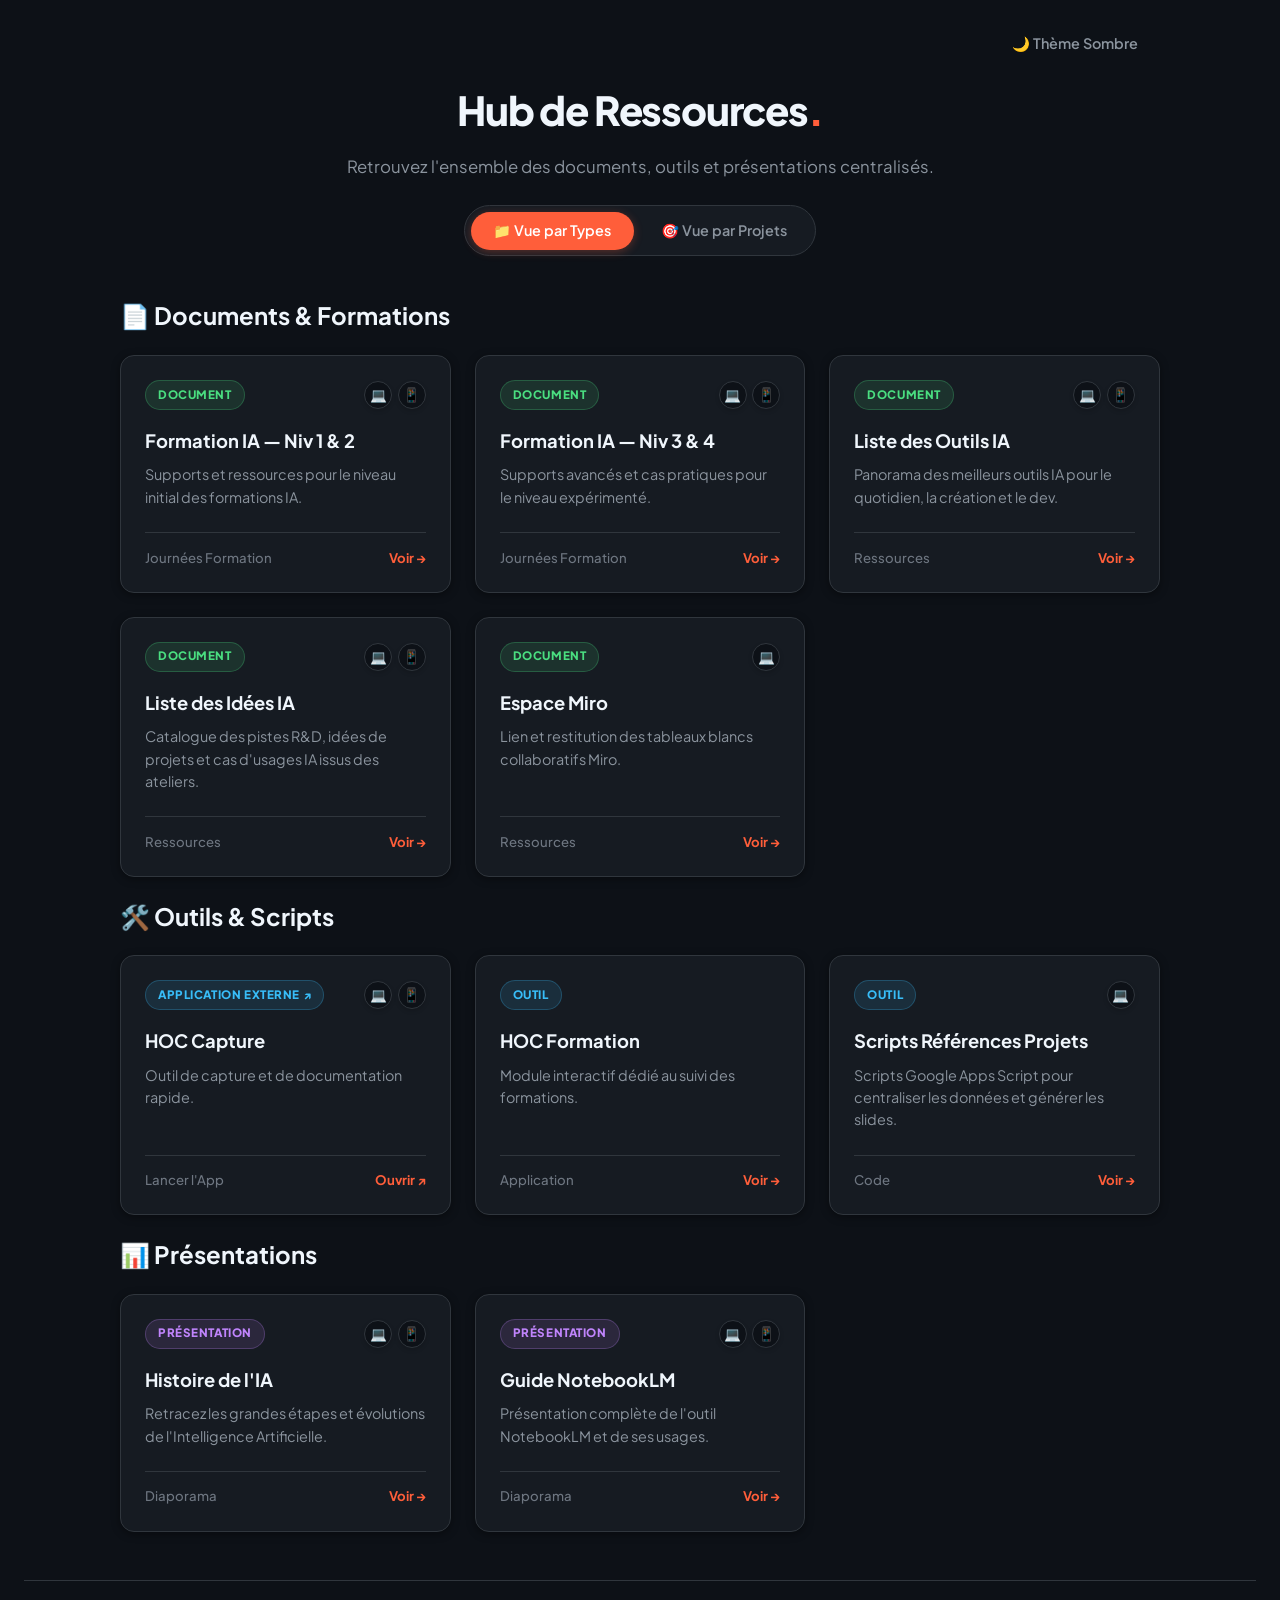
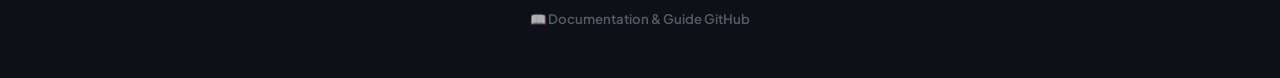
<file: index.html>
<!DOCTYPE html>
<html lang="fr">
<head>
  <meta charset="UTF-8">
  <meta name="viewport" content="width=device-width, initial-scale=1.0">
  <title>Hub de Ressources & Documents</title>
  <link rel="stylesheet" href="css/main.css">
</head>
<body>

  <div class="container">
    
    <!-- En-tête -->
    <header class="header">
      <!-- Bouton Switch de Thème (S'aligne en haut à droite) -->
      <div style="display: flex; justify-content: flex-end; margin-bottom: 1rem;">
        <button id="theme-toggle" class="switch-btn" onclick="toggleTheme()" title="Changer de thème">
          🌙 Thème Sombre
        </button>
      </div>

      <h1>Hub de Ressources</h1>
      <p>Retrouvez l'ensemble des documents, outils et présentations centralisés.</p>
      
      <!-- Boutons de basculement de Vue -->
      <div class="view-switcher">
        <button class="switch-btn active" onclick="switchView(event, 'view-types')">📁 Vue par Types</button>
        <button class="switch-btn" onclick="switchView(event, 'view-projects')">🎯 Vue par Projets</button>
      </div>
    </header>

    <main>

      <!-- ================================================================= -->
      <!-- VUE 1 : PAR TYPES DE DOCUMENTS (Documents, Outils, Présentations) -->
      <!-- ================================================================= -->
      <div id="view-types" class="view-content active">
        
        <!-- Section Documents -->
        <section class="section">
          <h2 class="section-title">📄 Documents & Formations</h2>
          <div class="grid">
            
            <a href="./documents/journees-formation/niv 1 et 2/" class="card">
              <div class="card-body">
                <div class="card-header">
                  <span class="badge badge-documents">Document</span>
                  <div class="device-indicators">
                    <span class="status-circle recommended" title="Disponible sur ordinateur">💻</span>
                    <span class="status-circle recommended" title="Disponible sur mobile">📱</span>
                  </div>
                </div>
                <h3>Formation IA — Niv 1 & 2</h3>
                <p>Supports et ressources pour le niveau initial des formations IA.</p>
              </div>
              <div class="card-footer">
                <span>Journées Formation</span>
                <span class="card-link-text">Voir &rarr;</span>
              </div>
            </a>

            <a href="./documents/journees-formation/niv 3 et 4/" class="card">
              <div class="card-body">
                <div class="card-header">
                  <span class="badge badge-documents">Document</span>
                  <div class="device-indicators">
                    <span class="status-circle recommended" title="Disponible sur ordinateur">💻</span>
                    <span class="status-circle recommended" title="Disponible sur mobile">📱</span>
                  </div>
                </div>
                <h3>Formation IA — Niv 3 & 4</h3>
                <p>Supports avancés et cas pratiques pour le niveau expérimenté.</p>
              </div>
              <div class="card-footer">
                <span>Journées Formation</span>
                <span class="card-link-text">Voir &rarr;</span>
              </div>
            </a>

            <a href="./documents/liste-outils-ia/" class="card">
              <div class="card-body">
                <div class="card-header">
                  <span class="badge badge-documents">Document</span>
                  <div class="device-indicators">
                    <span class="status-circle recommended" title="Disponible sur ordinateur">💻</span>
                    <span class="status-circle recommended" title="Disponible sur mobile">📱</span>
                  </div>
                </div>
                <h3>Liste des Outils IA</h3>
                <p>Panorama des meilleurs outils IA pour le quotidien, la création et le dev.</p>
              </div>
              <div class="card-footer">
                <span>Ressources</span>
                <span class="card-link-text">Voir &rarr;</span>
              </div>
            </a>

            <a href="./documents/liste-idees-ia/" class="card">
              <div class="card-body">
                <div class="card-header">
                  <span class="badge badge-documents">Document</span>
                  <div class="device-indicators">
                    <span class="status-circle recommended" title="Disponible sur ordinateur">💻</span>
                    <span class="status-circle recommended" title="Disponible sur mobile">📱</span>
                  </div>
                </div>
                <h3>Liste des Idées IA</h3>
                <p>Catalogue des pistes R&D, idées de projets et cas d'usages IA issus des ateliers.</p>
              </div>
              <div class="card-footer">
                <span>Ressources</span>
                <span class="card-link-text">Voir &rarr;</span>
              </div>
            </a>

            <a href="https://miro.com/app/board/uXjVHRDymLs=/?share_link_id=592314307689" class="card">
              <div class="card-body">
                <div class="card-header">
                  <span class="badge badge-documents">Document</span>
                  <div class="device-indicators">
                    <span class="status-circle recommended" title="Recommandé sur ordinateur">💻</span>
                  </div>
                </div>
                <h3>Espace Miro</h3>
                <p>Lien et restitution des tableaux blancs collaboratifs Miro.</p>
              </div>
              <div class="card-footer">
                <span>Ressources</span>
                <span class="card-link-text">Voir &rarr;</span>
              </div>
            </a>

          </div>
        </section>

        <!-- Section Outils -->
        <section class="section">
          <h2 class="section-title">🛠️ Outils & Scripts</h2>
          <div class="grid">

            <a href="https://hoc-capture-vocale.vercel.app" target="_blank" rel="noopener noreferrer" class="card">
              <div class="card-body">
                <div class="card-header">
                   <span class="badge badge-outils">Application Externe ↗</span>
                   <div class="device-indicators">
                     <span class="status-circle recommended" title="Disponible sur ordinateur">💻</span>
                     <span class="status-circle recommended" title="Disponible sur mobile">📱</span>
                   </div>
                </div>
                <h3>HOC Capture</h3>
                <p>Outil de capture et de documentation rapide.</p>
              </div>
              <div class="card-footer">
                <span>Lancer l'App</span>
                <span class="card-link-text">Ouvrir ↗</span>
              </div>
            </a>

            <!-- SANS INDICATEURS (Exclu : HOC Formation) -->
            <a href="./outils/hoc-formation/" class="card">
              <div class="card-body">
                <div class="card-header">
                  <span class="badge badge-outils">Outil</span>
                </div>
                <h3>HOC Formation</h3>
                <p>Module interactif dédié au suivi des formations.</p>
              </div>
              <div class="card-footer">
                <span>Application</span>
                <span class="card-link-text">Voir &rarr;</span>
              </div>
            </a>

            <a href="./outils/scripts/" class="card">
              <div class="card-body">
                <div class="card-header">
                  <span class="badge badge-outils">Outil</span>
                  <div class="device-indicators">
                    <span class="status-circle recommended" title="Ordi uniquement">💻</span>
                  </div>
                </div>
                <h3>Scripts Références Projets</h3>
                <p>Scripts Google Apps Script pour centraliser les données et générer les slides.</p>
              </div>
              <div class="card-footer">
                <span>Code</span>
                <span class="card-link-text">Voir &rarr;</span>
              </div>
            </a>

          </div>
        </section>

        <!-- Section Présentations -->
        <section class="section">
          <h2 class="section-title">📊 Présentations</h2>
          <div class="grid">

            <a href="./presentations/histoire-ia/" class="card">
              <div class="card-body">
                <div class="card-header">
                  <span class="badge badge-presentations">Présentation</span>
                  <div class="device-indicators">
                    <span class="status-circle recommended" title="Disponible sur ordinateur">💻</span>
                    <span class="status-circle recommended" title="Disponible sur mobile">📱</span>
                  </div>
                </div>
                <h3>Histoire de l'IA</h3>
                <p>Retracez les grandes étapes et évolutions de l'Intelligence Artificielle.</p>
              </div>
              <div class="card-footer">
                <span>Diaporama</span>
                <span class="card-link-text">Voir &rarr;</span>
              </div>
            </a>

            <a href="./presentations/notebooklm/" class="card">
              <div class="card-body">
                <div class="card-header">
                  <span class="badge badge-presentations">Présentation</span>
                  <div class="device-indicators">
                    <span class="status-circle recommended" title="Disponible sur ordinateur">💻</span>
                    <span class="status-circle recommended" title="Disponible sur mobile">📱</span>
                  </div>
                </div>
                <h3>Guide NotebookLM</h3>
                <p>Présentation complète de l'outil NotebookLM et de ses usages.</p>
              </div>
              <div class="card-footer">
                <span>Diaporama</span>
                <span class="card-link-text">Voir &rarr;</span>
              </div>
            </a>

          </div>
        </section>

      </div>


      <!-- ================================================================= -->
      <!-- VUE 2 : PAR PROJETS (Formations IA, Outils Métier, etc.)          -->
      <!-- ================================================================= -->
      <div id="view-projects" class="view-content" style="display: none;">
        
        <!-- Projet : Formations à l'IA -->
        <section class="section">
          <h2 class="section-title">🎓 Projet : Formations à l'IA</h2>
          <p class="section-subtitle">Retrouvez tous les documents, cours et diaporamas associés aux parcours de formation IA.</p>
          
          <div class="grid">

            <a href="./documents/journees-formation/niv 1 et 2/" class="card">
              <div class="card-body">
                <div class="card-header">
                  <span class="badge badge-documents">Document</span>
                  <div class="device-indicators">
                    <span class="status-circle recommended" title="Disponible sur ordinateur">💻</span>
                    <span class="status-circle recommended" title="Disponible sur mobile">📱</span>
                  </div>
                </div>
                <h3>Formation IA — Niv 1 & 2</h3>
                <p>Supports de cours et cas d'usage pratiques pour débuter.</p>
              </div>
              <div class="card-footer">
                <span>Niveau 1 & 2</span>
                <span class="card-link-text">Voir &rarr;</span>
              </div>
            </a>

            <a href="./documents/journees-formation/niv 3 et 4/" class="card">
              <div class="card-body">
                <div class="card-header">
                  <span class="badge badge-documents">Document</span>
                  <div class="device-indicators">
                    <span class="status-circle recommended" title="Disponible sur ordinateur">💻</span>
                    <span class="status-circle recommended" title="Disponible sur mobile">📱</span>
                  </div>
                </div>
                <h3>Formation IA — Niv 3 & 4</h3>
                <p>Approfondissement et automatisation avancée.</p>
              </div>
              <div class="card-footer">
                <span>Niveau 3 & 4</span>
                <span class="card-link-text">Voir &rarr;</span>
              </div>
            </a>

            <a href="./presentations/histoire-ia/" class="card">
              <div class="card-body">
                <div class="card-header">
                  <span class="badge badge-presentations">Présentation</span>
                  <div class="device-indicators">
                    <span class="status-circle recommended" title="Disponible sur ordinateur">💻</span>
                    <span class="status-circle recommended" title="Disponible sur mobile">📱</span>
                  </div>
                </div>
                <h3>Histoire de l'IA</h3>
                <p>Introduction à la culture générale et historique de l'IA.</p>
              </div>
              <div class="card-footer">
                <span>Introduction</span>
                <span class="card-link-text">Voir &rarr;</span>
              </div>
            </a>

            <a href="./presentations/notebooklm/" class="card">
              <div class="card-body">
                <div class="card-header">
                  <span class="badge badge-presentations">Présentation</span>
                  <div class="device-indicators">
                    <span class="status-circle recommended" title="Disponible sur ordinateur">💻</span>
                    <span class="status-circle recommended" title="Disponible sur mobile">📱</span>
                  </div>
                </div>
                <h3>Guide NotebookLM</h3>
                <p>Analyse de documents et génération de résumés intelligents.</p>
              </div>
              <div class="card-footer">
                <span>Outil IA</span>
                <span class="card-link-text">Voir &rarr;</span>
              </div>
            </a>

            <a href="./documents/liste-outils-ia/" class="card">
              <div class="card-body">
                <div class="card-header">
                  <span class="badge badge-documents">Document</span>
                  <div class="device-indicators">
                    <span class="status-circle recommended" title="Disponible sur ordinateur">💻</span>
                    <span class="status-circle recommended" title="Disponible sur mobile">📱</span>
                  </div>
                </div>
                <h3>Liste des Outils IA</h3>
                <p>Panorama des meilleurs outils IA pour le quotidien, la création et le dev.</p>
              </div>
              <div class="card-footer">
                <span>Répertoire</span>
                <span class="card-link-text">Voir &rarr;</span>
              </div>
            </a>

            <a href="./documents/liste-idees-ia/" class="card">
              <div class="card-body">
                <div class="card-header">
                  <span class="badge badge-documents">Document</span>
                  <div class="device-indicators">
                    <span class="status-circle recommended" title="Disponible sur ordinateur">💻</span>
                    <span class="status-circle recommended" title="Disponible sur mobile">📱</span>
                  </div>
                </div>
                <h3>Liste des Idées IA</h3>
                <p>Catalogue des pistes R&D, idées de projets et cas d'usages IA issus des ateliers.</p>
              </div>
              <div class="card-footer">
                <span>Ressources</span>
                <span class="card-link-text">Voir &rarr;</span>
              </div>
            </a>

          </div>
        </section>

        <!-- Projet : Suite d'Outils HOC & Scripts -->
        <section class="section">
          <h2 class="section-title">⚙️ Projet : Suite HOC & Scripts Internes</h2>
          <p class="section-subtitle">Applications et utilitaires développés pour la capture et le suivi.</p>

          <div class="grid">

            <a href="https://hoc-capture-vocale.vercel.app" target="_blank" rel="noopener noreferrer" class="card">
              <div class="card-body">
                <div class="card-header">
                   <span class="badge badge-outils">Application Externe ↗</span>
                   <div class="device-indicators">
                     <span class="status-circle recommended" title="Disponible sur ordinateur">💻</span>
                     <span class="status-circle recommended" title="Disponible sur mobile">📱</span>
                   </div>
                </div>
                <h3>HOC Capture</h3>
                <p>Outil de capture et de documentation rapide.</p>
              </div>
              <div class="card-footer">
                <span>Lancer l'App</span>
                <span class="card-link-text">Ouvrir ↗</span>
              </div>
            </a>

            <!-- SANS INDICATEURS (Exclu : HOC Formation) -->
            <a href="./outils/hoc-formation/" class="card">
              <div class="card-body">
                <div class="card-header">
                  <span class="badge badge-outils">Outil</span>
                </div>
                <h3>HOC Formation</h3>
                <p>Tableau de suivi des formations HOC.</p>
              </div>
              <div class="card-footer">
                <span>Suivi</span>
                <span class="card-link-text">Voir &rarr;</span>
              </div>
            </a>

            <a href="./outils/scripts/" class="card">
              <div class="card-body">
                <div class="card-header">
                  <span class="badge badge-outils">Outil</span>
                  <div class="device-indicators">
                    <span class="status-circle recommended" title="Ordi uniquement">💻</span>
                  </div>
                </div>
                <h3>Scripts Références Projets</h3>
                <p>Scripts Google Apps Script pour centraliser les données et générer les slides.</p>
              </div>
              <div class="card-footer">
                <span>Scripts</span>
                <span class="card-link-text">Voir &rarr;</span>
              </div>
            </a>

            <a href="https://miro.com/app/board/uXjVHRDymLs=/?share_link_id=592314307689" class="card">
              <div class="card-body">
                <div class="card-header">
                  <span class="badge badge-documents">Document</span>
                  <div class="device-indicators">
                    <span class="status-circle recommended" title="Recommandé sur ordinateur">💻</span>
                  </div>
                </div>
                <h3>Espace Miro</h3>
                <p>Tableaux de cadrage et réflexion collaborative.</p>
              </div>
              <div class="card-footer">
                <span>Miro</span>
                <span class="card-link-text">Voir &rarr;</span>
              </div>
            </a>

          </div>
        </section>

      </div>

    </main>
  </div>

  <script>
    // Basculement des vues (Types vs Projets)
    function switchView(event, targetViewId) {
      const views = document.querySelectorAll('.view-content');
      views.forEach(view => view.style.display = 'none');

      const buttons = document.querySelectorAll('.view-switcher .switch-btn');
      buttons.forEach(btn => btn.classList.remove('active'));

      document.getElementById(targetViewId).style.display = 'block';
      event.currentTarget.classList.add('active');
    }

    // Gestion du Thème (Clair / Sombre)
    function toggleTheme() {
      const body = document.body;
      const themeBtn = document.getElementById('theme-toggle');
      
      body.classList.toggle('light-theme');
      
      if (body.classList.contains('light-theme')) {
        themeBtn.textContent = '☀️ Thème Clair';
        localStorage.setItem('theme', 'light');
      } else {
        themeBtn.textContent = '🌙 Thème Sombre';
        localStorage.setItem('theme', 'dark');
      }
    }

    // Application du thème mémorisé au chargement
    document.addEventListener('DOMContentLoaded', () => {
      const savedTheme = localStorage.getItem('theme');
      if (savedTheme === 'light') {
        document.body.classList.add('light-theme');
        document.getElementById('theme-toggle').textContent = '☀️ Thème Clair';
      }
    });
  </script>

</body>
  <footer style="margin-top: 3rem; padding: 1.5rem 0; text-align: center; border-top: 1px solid var(--border-color, #30363d);">
  <a href="doc.html" style="color: var(--text-muted, #8b949e); font-size: 0.825rem; font-weight: 600; text-decoration: none; opacity: 0.75; transition: all 0.2s ease;" onmouseover="this.style.opacity='1'; this.style.color='var(--primary, #ff5e3a)';" onmouseout="this.style.opacity='0.75'; this.style.color='var(--text-muted, #8b949e)';">
    📖 Documentation & Guide GitHub
  </a>
</footer>
</html>
</file>
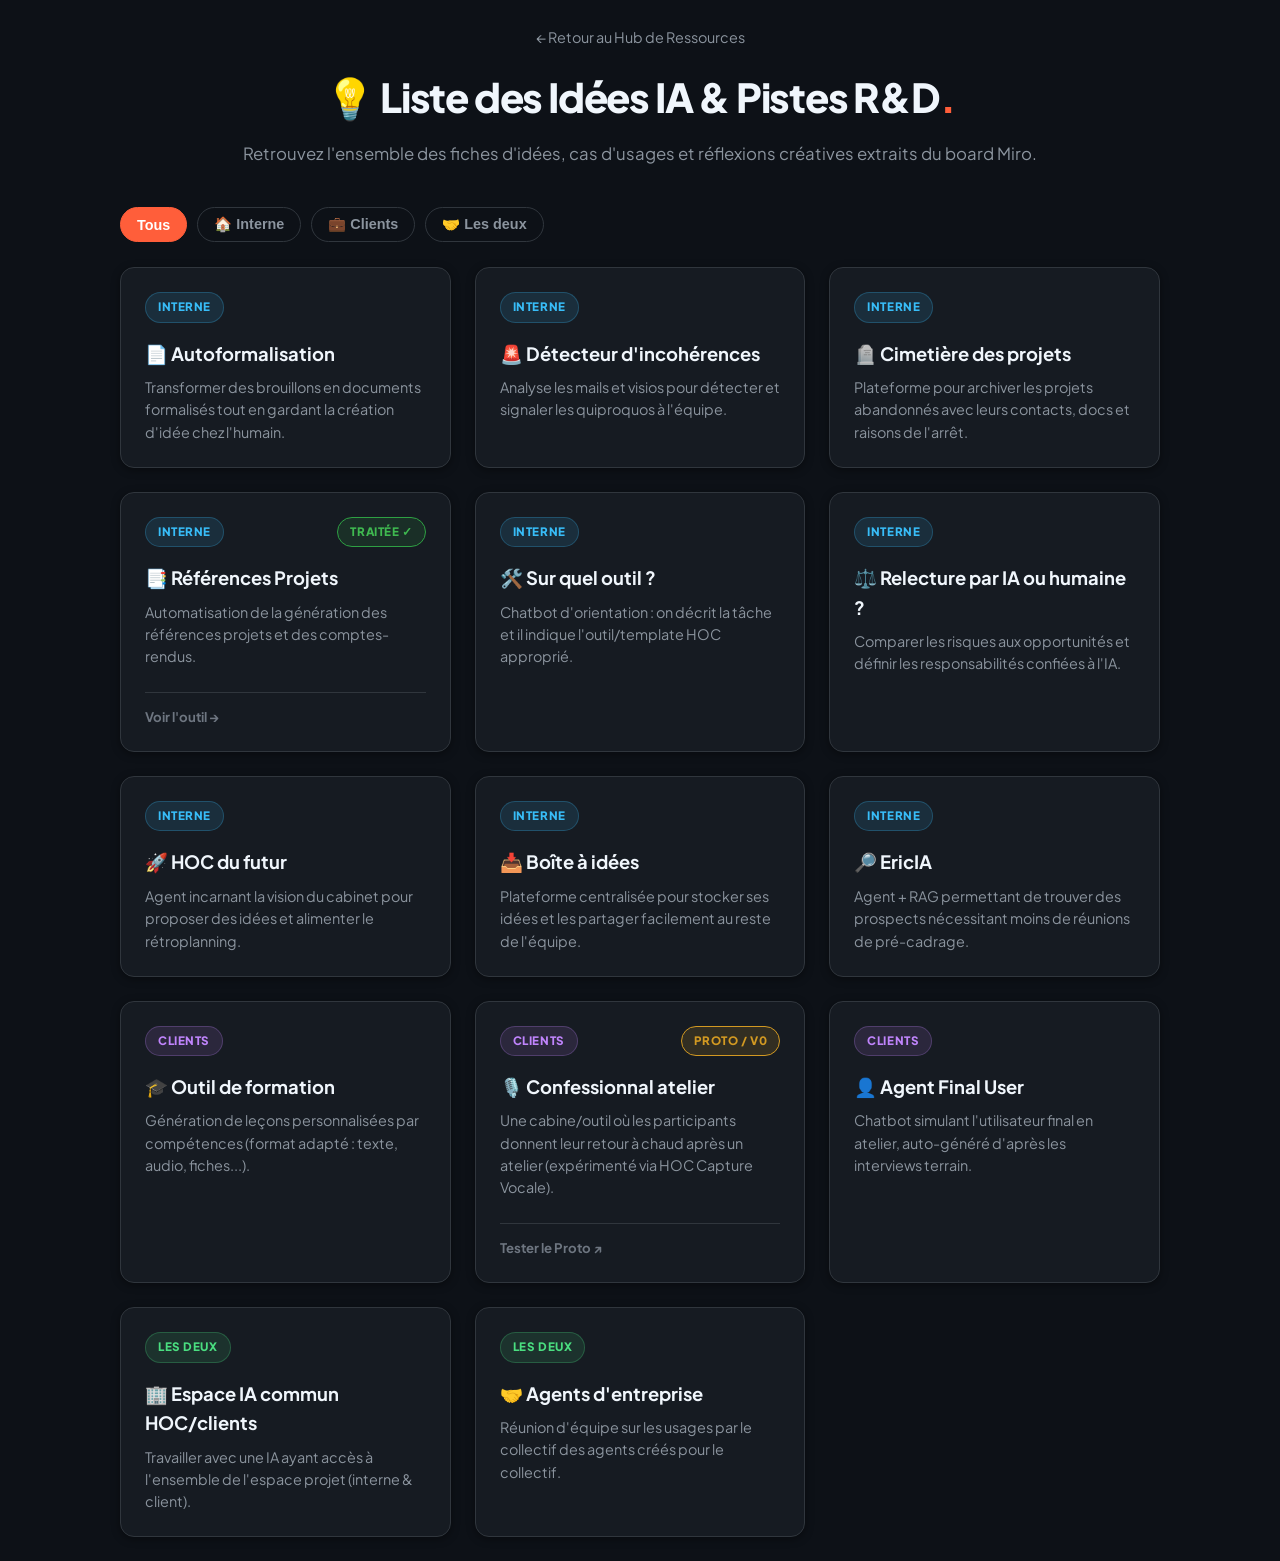
<file: documents/liste-idees-ia/index.html>
<!DOCTYPE html>
<html lang="fr">
<head>
  <meta charset="UTF-8">
  <meta name="viewport" content="width=device-width, initial-scale=1.0">
  <title>Liste des Idées IA & Pistes R&D</title>
  <link rel="stylesheet" href="../../css/main.css">
  <style>
    /* Styles spécifiques pour la barre de filtres */
    .filter-bar {
      display: flex;
      gap: 10px;
      margin-bottom: 25px;
      flex-wrap: wrap;
    }

    .filter-btn {
      background: transparent;
      border: 1px solid var(--border-color, #30363d);
      color: #8b949e;
      padding: 8px 16px;
      border-radius: 9999px;
      font-size: 0.9rem;
      font-weight: 600;
      cursor: pointer;
      transition: all 0.2s ease;
    }

    .filter-btn:hover {
      color: #f0f6fc;
      border-color: #ff5e3a;
    }

    .filter-btn.active {
      background-color: #ff5e3a;
      color: #ffffff;
      border-color: #ff5e3a;
    }

    /* Badges de statut */
    .badge-status-done {
      background-color: rgba(46, 160, 67, 0.15);
      color: #3fb950;
      border: 1px solid #2ea043;
    }

    .badge-status-proto {
      background-color: rgba(210, 153, 34, 0.15);
      color: #d29922;
      border: 1px solid #d29922;
    }
  </style>
</head>
<body>

  <div class="container">
    
    <!-- En-tête -->
    <header class="header">
      <div style="margin-bottom: 15px;">
        <a href="../../index.html" style="color: #8b949e; text-decoration: none; font-size: 0.9rem;">← Retour au Hub de Ressources</a>
      </div>
      <h1>💡 Liste des Idées IA & Pistes R&D</h1>
      <p>Retrouvez l'ensemble des fiches d'idées, cas d'usages et réflexions créatives extraits du board Miro.</p>
    </header>

    <main>
      <section class="section">
        
        <!-- BARRE DE FILTRES -->
        <div class="filter-bar">
          <button class="filter-btn active" onclick="filterCategory(event, 'all')">Tous</button>
          <button class="filter-btn" onclick="filterCategory(event, 'interne')">🏠 Interne</button>
          <button class="filter-btn" onclick="filterCategory(event, 'clients')">💼 Clients</button>
          <button class="filter-btn" onclick="filterCategory(event, 'les-deux')">🤝 Les deux</button>
        </div>

        <!-- GRILLE DE CARTES -->
        <div class="grid" id="ideas-grid">

          <!-- ========================================== -->
          <!-- 1. INTERNE                                 -->
          <!-- ========================================== -->
          <div class="card" data-category="interne">
            <div class="card-body">
              <div class="card-header"><span class="badge badge-outils">Interne</span></div>
              <h3>📄 Autoformalisation</h3>
              <p>Transformer des brouillons en documents formalisés tout en gardant la création d'idée chez l'humain.</p>
            </div>
          </div>

          <div class="card" data-category="interne">
            <div class="card-body">
              <div class="card-header"><span class="badge badge-outils">Interne</span></div>
              <h3>🚨 Détecteur d'incohérences</h3>
              <p>Analyse les mails et visios pour détecter et signaler les quiproquos à l'équipe.</p>
            </div>
          </div>

          <div class="card" data-category="interne">
            <div class="card-body">
              <div class="card-header"><span class="badge badge-outils">Interne</span></div>
              <h3>🪦 Cimetière des projets</h3>
              <p>Plateforme pour archiver les projets abandonnés avec leurs contacts, docs et raisons de l'arrêt.</p>
            </div>
          </div>

          <!-- CARTE TRAITÉE -->
          <div class="card" data-category="interne">
            <div class="card-body">
              <div class="card-header">
                <span class="badge badge-outils">Interne</span>
                <span class="badge badge-status-done">Traitée ✓</span>
              </div>
              <h3>📑 Références Projets</h3>
              <p>Automatisation de la génération des références projets et des comptes-rendus.</p>
            </div>
            <div class="card-footer">
              <a href="../../outils/scripts/" class="card-link-text" style="color: inherit; text-decoration: none;">Voir l'outil &rarr;</a>
            </div>
          </div>

          <div class="card" data-category="interne">
            <div class="card-body">
              <div class="card-header"><span class="badge badge-outils">Interne</span></div>
              <h3>🛠️ Sur quel outil ?</h3>
              <p>Chatbot d'orientation : on décrit la tâche et il indique l'outil/template HOC approprié.</p>
            </div>
          </div>

          <div class="card" data-category="interne">
            <div class="card-body">
              <div class="card-header"><span class="badge badge-outils">Interne</span></div>
              <h3>⚖️ Relecture par IA ou humaine ?</h3>
              <p>Comparer les risques aux opportunités et définir les responsabilités confiées à l'IA.</p>
            </div>
          </div>

          <div class="card" data-category="interne">
            <div class="card-body">
              <div class="card-header"><span class="badge badge-outils">Interne</span></div>
              <h3>🚀 HOC du futur</h3>
              <p>Agent incarnant la vision du cabinet pour proposer des idées et alimenter le rétroplanning.</p>
            </div>
          </div>

          <div class="card" data-category="interne">
            <div class="card-body">
              <div class="card-header"><span class="badge badge-outils">Interne</span></div>
              <h3>📥 Boîte à idées</h3>
              <p>Plateforme centralisée pour stocker ses idées et les partager facilement au reste de l'équipe.</p>
            </div>
          </div>

          <div class="card" data-category="interne">
            <div class="card-body">
              <div class="card-header"><span class="badge badge-outils">Interne</span></div>
              <h3>🔎 EricIA</h3>
              <p>Agent + RAG permettant de trouver des prospects nécessitant moins de réunions de pré-cadrage.</p>
            </div>
          </div>

          <!-- ========================================== -->
          <!-- 2. CLIENTS                                 -->
          <!-- ========================================== -->
          <div class="card" data-category="clients">
            <div class="card-body">
              <div class="card-header"><span class="badge badge-presentations">Clients</span></div>
              <h3>🎓 Outil de formation</h3>
              <p>Génération de leçons personnalisées par compétences (format adapté : texte, audio, fiches...).</p>
            </div>
          </div>

          <!-- CARTE CONFESSIONNAL ATELIER (LINK PROTO HOC CAPTURE) -->
          <div class="card" data-category="clients">
            <div class="card-body">
              <div class="card-header">
                <span class="badge badge-presentations">Clients</span>
                <span class="badge badge-status-proto">Proto / V0</span>
              </div>
              <h3>🎙️ Confessionnal atelier</h3>
              <p>Une cabine/outil où les participants donnent leur retour à chaud après un atelier (expérimenté via HOC Capture Vocale).</p>
            </div>
            <div class="card-footer">
              <a href="https://hoc-capture-vocale.vercel.app" target="_blank" rel="noopener noreferrer" class="card-link-text" style="color: inherit; text-decoration: none;">Tester le Proto ↗</a>
            </div>
          </div>

          <div class="card" data-category="clients">
            <div class="card-body">
              <div class="card-header"><span class="badge badge-presentations">Clients</span></div>
              <h3>👤 Agent Final User</h3>
              <p>Chatbot simulant l'utilisateur final en atelier, auto-généré d'après les interviews terrain.</p>
            </div>
          </div>

          <!-- ========================================== -->
          <!-- 3. LES DEUX                                -->
          <!-- ========================================== -->
          <div class="card" data-category="les-deux">
            <div class="card-body">
              <div class="card-header"><span class="badge badge-documents">Les deux</span></div>
              <h3>🏢 Espace IA commun HOC/clients</h3>
              <p>Travailler avec une IA ayant accès à l'ensemble de l'espace projet (interne & client).</p>
            </div>
          </div>

          <div class="card" data-category="les-deux">
            <div class="card-body">
              <div class="card-header"><span class="badge badge-documents">Les deux</span></div>
              <h3>🤝 Agents d'entreprise</h3>
              <p>Réunion d'équipe sur les usages par le collectif des agents créés pour le collectif.</p>
            </div>
          </div>

        </div>
      </section>
    </main>

  </div>

  <!-- SCRIPT DE FILTRAGE -->
  <script>
    function filterCategory(event, category) {
      // 1. Mettre à jour l'état actif des boutons
      const buttons = document.querySelectorAll('.filter-btn');
      buttons.forEach(btn => btn.classList.remove('active'));
      event.currentTarget.classList.add('active');

      // 2. Filtrer les cartes
      const cards = document.querySelectorAll('#ideas-grid .card');
      cards.forEach(card => {
        if (category === 'all' || card.getAttribute('data-category') === category) {
          card.style.display = 'flex';
        } else {
          card.style.display = 'none';
        }
      });
    }
  </script>

</body>
</html>
</file>
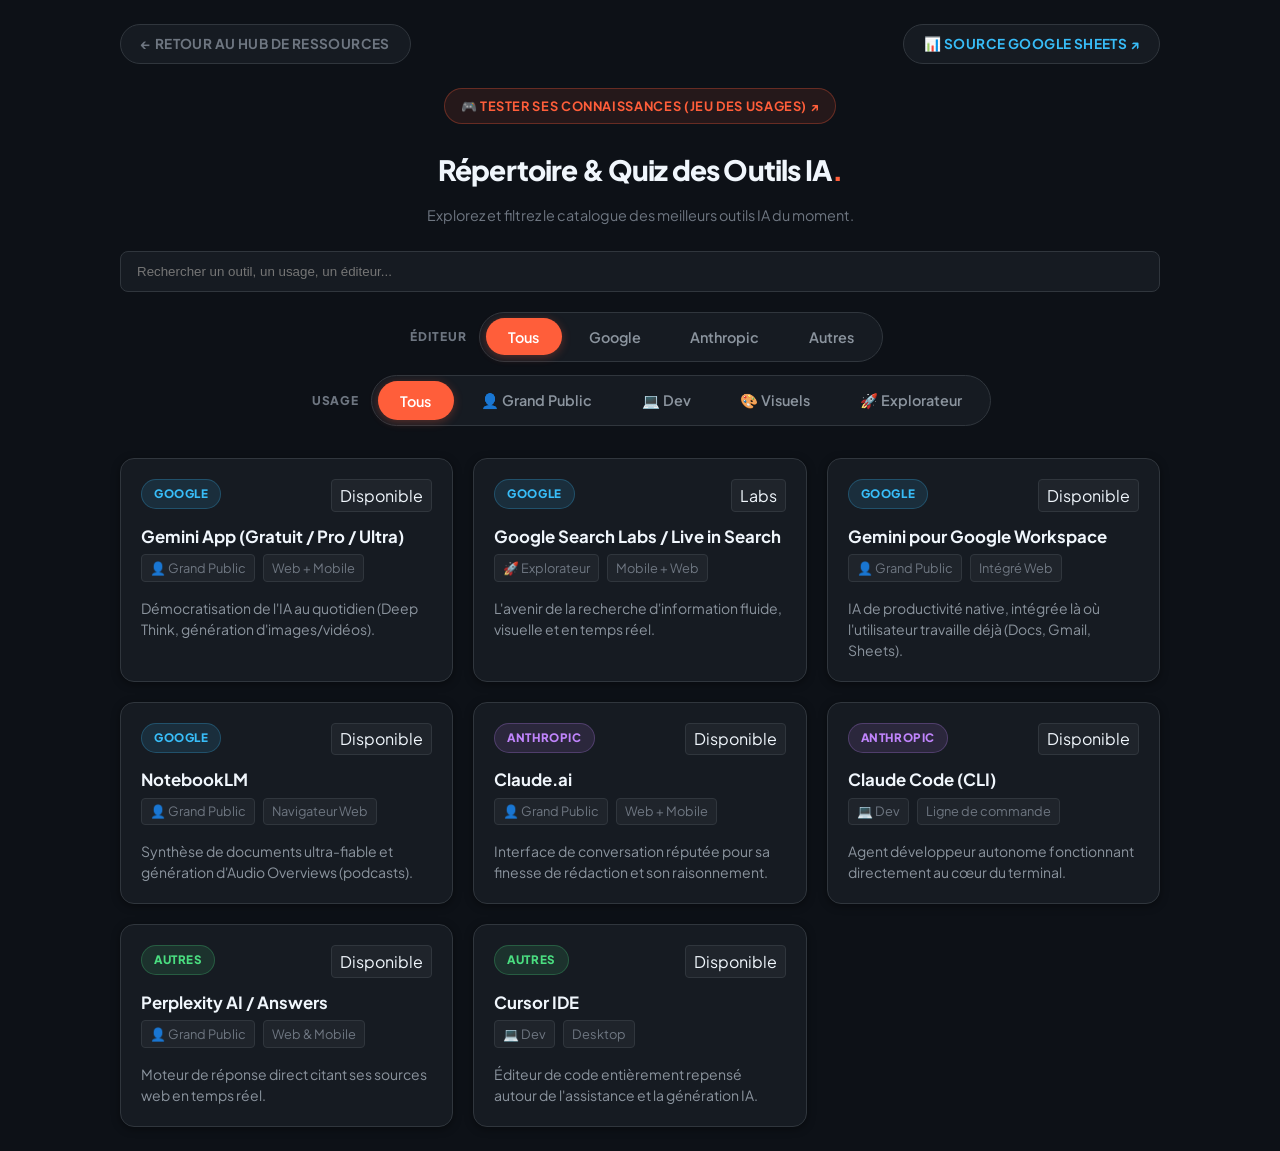
<file: documents/liste-outils-ia/index.html>
<!DOCTYPE html>
<html lang="fr">
<head>
  <meta charset="UTF-8">
  <meta name="viewport" content="width=device-width, initial-scale=1.0">
  <title>Répertoire & Quiz des Outils IA — HOC</title>
  
  <!-- Typographie & CSS Central HOC -->
  <link rel="preconnect" href="https://fonts.googleapis.com">
  <link rel="preconnect" href="https://fonts.gstatic.com" crossorigin>
  <link href="https://fonts.googleapis.com/css2?family=Plus+Jakarta+Sans:wght@400;500;600;700;800&display=swap" rel="stylesheet">
  <link rel="stylesheet" href="../../css/main.css">

  <style>
    /* Reset & Touch interactions */
    button, .quiz-card, .switch-btn, .back-link, .source-link {
      touch-action: manipulation;
    }

    /* Navigation HOC */
    .header-nav {
      display: flex;
      justify-content: space-between;
      align-items: center;
      margin-bottom: 1.5rem;
      flex-wrap: wrap;
      gap: 0.75rem;
    }

    .back-link, .source-link {
      display: inline-flex;
      align-items: center;
      gap: 0.5rem;
      color: var(--text-muted, #94a3b8);
      text-decoration: none;
      font-size: 0.85rem;
      font-weight: 700;
      letter-spacing: 0.03em;
      background-color: var(--card-bg, #161b22);
      padding: 0.52rem 1.25rem;
      border-radius: var(--radius-pill, 50px);
      border: 1px solid var(--border-color, rgba(255, 255, 255, 0.08));
      transition: var(--transition, all 0.2s ease);
      cursor: pointer;
    }

    .back-link:hover, .source-link:hover {
      background-color: var(--card-bg-hover, #1f242d);
      color: var(--text-primary, #ffffff);
      border-color: rgba(255, 255, 255, 0.2);
    }

    .source-link { color: #38bdf8; }
    .source-link:hover { border-color: #38bdf8; }

    /* Badge interactif vers le jeu */
    .header-badge-link {
      display: inline-flex;
      align-items: center;
      gap: 0.6rem;
      background: rgba(255, 94, 58, 0.1);
      border: 1px solid rgba(255, 94, 58, 0.3);
      padding: 0.4rem 1rem;
      border-radius: var(--radius-pill, 50px);
      color: var(--primary, #FF5E3A);
      font-size: 0.8rem;
      font-weight: 700;
      letter-spacing: 0.05em;
      text-transform: uppercase;
      text-decoration: none;
      transition: var(--transition, all 0.2s ease);
      margin-bottom: 1rem;
      cursor: pointer;
    }

    .header-badge-link:hover {
      background: rgba(255, 94, 58, 0.2);
      border-color: var(--primary, #FF5E3A);
      color: #fff;
    }

    /* Section des filtres épurée */
    .filters-wrapper {
      display: flex;
      flex-direction: column;
      gap: 0.8rem;
      margin-bottom: 2rem;
      align-items: center;
    }

    .filter-row {
      display: flex;
      align-items: center;
      gap: 0.75rem;
      flex-wrap: wrap;
      justify-content: center;
      width: 100%;
    }

    .filter-label {
      font-size: 0.75rem;
      font-weight: 800;
      text-transform: uppercase;
      letter-spacing: 0.08em;
      color: var(--text-muted, #94a3b8);
      min-width: 70px;
      text-align: right;
    }

    /* Grille de cartes */
    .tools-grid {
      display: grid;
      grid-template-columns: repeat(auto-fill, minmax(280px, 1fr));
      gap: 1.25rem;
    }

    .tool-card {
      background: var(--card-bg, #161b22);
      border: 1px solid var(--border-color, rgba(255, 255, 255, 0.08));
      border-radius: var(--radius-lg, 16px);
      padding: 1.25rem;
      display: flex;
      flex-direction: column;
      justify-content: space-between;
      transition: var(--transition, all 0.2s ease);
      box-shadow: var(--shadow-sm, 0 4px 6px -1px rgba(0, 0, 0, 0.3));
    }

    .tool-card:hover {
      background-color: var(--card-bg-hover, #1f242d);
      border-color: var(--primary, #FF5E3A);
    }

    .tool-card-header {
      display: flex;
      justify-content: space-between;
      align-items: flex-start;
      margin-bottom: 0.75rem;
      gap: 0.5rem;
    }

    .tool-card-title {
      font-size: 1.05rem;
      font-weight: 700;
      color: var(--text-primary, #ffffff);
      margin-bottom: 0.25rem;
    }

    .tool-card-meta {
      font-size: 0.8rem;
      color: var(--text-muted, #94a3b8);
      margin-bottom: 1rem;
      display: flex;
      gap: 0.5rem;
      flex-wrap: wrap;
    }

    .meta-item {
      background: rgba(255, 255, 255, 0.04);
      padding: 0.15rem 0.5rem;
      border-radius: 4px;
      border: 1px solid var(--border-color, rgba(255, 255, 255, 0.08));
    }

    .tool-card-body {
      font-size: 0.875rem;
      color: var(--text-secondary, #cbd5e1);
      line-height: 1.5;
      flex-grow: 1;
    }

    /* Styles Quiz */
    .quiz-container {
      max-width: 900px;
      margin: 0 auto;
      background-color: var(--card-bg, #161b22);
      border: 1px solid var(--border-color, rgba(255, 255, 255, 0.08));
      border-radius: var(--radius-lg, 16px);
      padding: 1.5rem;
      box-shadow: var(--shadow-sm, 0 4px 6px -1px rgba(0, 0, 0, 0.3));
    }

    .quiz-header {
      text-align: center;
      margin-bottom: 1.5rem;
    }

    .quiz-header h2 {
      font-size: 1.4rem;
      font-weight: 800;
      color: var(--text-primary, #ffffff);
      margin-bottom: 0.5rem;
    }

    .quiz-grid {
      display: grid;
      grid-template-columns: 1fr 1fr;
      gap: 1.25rem;
      margin-bottom: 1.5rem;
    }

    .quiz-column h3 {
      font-size: 0.85rem;
      color: var(--primary, #FF5E3A);
      margin-bottom: 0.75rem;
      text-align: center;
      text-transform: uppercase;
      letter-spacing: 0.08em;
      font-weight: 700;
    }

    .quiz-card {
      background-color: var(--bg-color, #0d1117);
      border: 1px solid var(--border-color, rgba(255, 255, 255, 0.08));
      padding: 0.85rem;
      border-radius: 10px;
      margin-bottom: 0.65rem;
      cursor: pointer;
      transition: var(--transition, all 0.2s ease);
      user-select: none;
      font-size: 0.875rem;
      color: var(--text-primary, #ffffff);
      min-height: 48px;
      display: flex;
      align-items: center;
    }

    .quiz-card:active {
      transform: scale(0.98);
    }

    .quiz-card.selected {
      border-color: var(--primary, #FF5E3A);
      background-color: rgba(255, 94, 58, 0.15);
      box-shadow: 0 0 12px rgba(255, 94, 58, 0.25);
    }

    .quiz-card.matched {
      border-color: #22c55e;
      background-color: rgba(34, 197, 94, 0.1);
      cursor: default;
      opacity: 0.6;
      pointer-events: none;
    }

    .quiz-actions {
      display: flex;
      justify-content: center;
      gap: 1rem;
    }

    .btn-hoc {
      background: var(--primary, #FF5E3A);
      color: #ffffff;
      border: none;
      padding: 0.75rem 1.5rem;
      font-size: 0.9rem;
      font-weight: 700;
      border-radius: var(--radius-pill, 50px);
      cursor: pointer;
      transition: var(--transition, all 0.2s ease);
      box-shadow: 0 4px 15px rgba(255, 94, 58, 0.3);
    }

    .btn-hoc:hover { background: #e04e2b; }

    .score-board {
      text-align: center;
      font-size: 1rem;
      font-weight: 700;
      margin-top: 1.25rem;
      color: #22c55e;
    }

    .tab-content { display: none; }
    .tab-content.active { display: block; }

    /* OPTIMISATIONS RESPONSIVE / MOBILE (Skins & Ergonomie) */
    @media (max-width: 768px) {
      body {
        padding: 0.75rem;
      }

      .header-nav {
        flex-direction: column;
        align-items: stretch;
      }

      .back-link, .source-link {
        justify-content: center;
        width: 100%;
        box-sizing: border-box;
      }

      .filter-row {
        flex-direction: column;
        align-items: stretch;
      }

      .filter-label {
        text-align: center;
        min-width: auto;
      }

      .view-switcher {
        display: flex;
        overflow-x: auto;
        padding-bottom: 0.25rem;
        width: 100%;
        justify-content: flex-start;
      }

      .quiz-container {
        padding: 1rem;
      }

      /* Quiz sur Mobile : Garder le côte à côte compact */
      .quiz-grid {
        grid-template-columns: 1fr 1fr;
        gap: 0.5rem;
      }

      .quiz-card {
        font-size: 0.775rem;
        padding: 0.6rem;
        min-height: 60px;
      }
    }
  </style>
</head>
<body>

  <div class="container">
    
    <!-- En-tête Navigation -->
    <div class="header-nav">
      <a href="../../index.html" class="back-link">← RETOUR AU HUB DE RESSOURCES</a>
      <a href="https://docs.google.com/spreadsheets/d/1cw2ejZStqj2J9huPTcTWknsLZyrAURpbvuDRGHsw950/edit?gid=0#gid=0" target="_blank" rel="noopener noreferrer" class="source-link">
        📊 SOURCE GOOGLE SHEETS ↗
      </a>
    </div>

    <!-- Header Principal -->
    <header style="text-align: center; margin-bottom: 1.5rem;">
      <a href="javascript:void(0)" class="header-badge-link" onclick="switchView('quiz')" id="topGameLink">
        🎮 Tester ses connaissances (Jeu des usages) ↗
      </a>
      <h1 style="font-size: 1.75rem; margin-top: 0.5rem;">Répertoire & Quiz des Outils IA</h1>
      <p id="headerSubtitle" style="color: var(--text-muted, #94a3b8); font-size: 0.9rem;">Explorez et filtrez le catalogue des meilleurs outils IA du moment.</p>
    </header>

    <!-- ================= VUE 1 : CATALOGUE ================= -->
    <div id="view-catalogue" class="tab-content active">
      
      <!-- Barre de recherche -->
      <div class="controls-bar" style="margin-bottom: 1.2rem;">
        <div class="search-box">
          <input type="text" id="searchInput" onkeyup="filterData()" placeholder="Rechercher un outil, un usage, un éditeur..." style="width: 100%; padding: 0.75rem 1rem; border-radius: 8px; border: 1px solid var(--border-color); background: var(--card-bg); color: #fff;">
        </div>
      </div>

      <!-- Bloc Filtres Harmonisés -->
      <div class="filters-wrapper">
        <div class="filter-row">
          <span class="filter-label">Éditeur</span>
          <div class="view-switcher" id="editorFilters">
            <button class="switch-btn active" onclick="filterEditor('ALL')">Tous</button>
            <button class="switch-btn" onclick="filterEditor('Google')">Google</button>
            <button class="switch-btn" onclick="filterEditor('Anthropic')">Anthropic</button>
            <button class="switch-btn" onclick="filterEditor('Autres')">Autres</button>
          </div>
        </div>

        <div class="filter-row">
          <span class="filter-label">Usage</span>
          <div class="view-switcher" id="audienceFilters">
            <button class="switch-btn active" onclick="filterAudience('ALL')">Tous</button>
            <button class="switch-btn" onclick="filterAudience('grand-public')">👤 Grand Public</button>
            <button class="switch-btn" onclick="filterAudience('dev')">💻 Dev</button>
            <button class="switch-btn" onclick="filterAudience('visuels')">🎨 Visuels</button>
            <button class="switch-btn" onclick="filterAudience('explorateur')">🚀 Explorateur</button>
          </div>
        </div>
      </div>

      <!-- Grille de Cartes pour les Outils -->
      <div class="tools-grid" id="toolsGrid">
        <!-- GOOGLE -->
        <div class="tool-card" data-editor="Google" data-audience="grand-public" data-search="gemini app google grand public web app mobile">
          <div>
            <div class="tool-card-header">
              <span class="badge badge-outils">Google</span>
              <span class="meta-item">Disponible</span>
            </div>
            <div class="tool-card-title">Gemini App (Gratuit / Pro / Ultra)</div>
            <div class="tool-card-meta">
              <span class="meta-item">👤 Grand Public</span>
              <span class="meta-item">Web + Mobile</span>
            </div>
          </div>
          <div class="tool-card-body">Démocratisation de l'IA au quotidien (Deep Think, génération d'images/vidéos).</div>
        </div>

        <div class="tool-card" data-editor="Google" data-audience="explorateur" data-search="google search labs live in search recherche web mobile">
          <div>
            <div class="tool-card-header">
              <span class="badge badge-outils">Google</span>
              <span class="meta-item">Labs</span>
            </div>
            <div class="tool-card-title">Google Search Labs / Live in Search</div>
            <div class="tool-card-meta">
              <span class="meta-item">🚀 Explorateur</span>
              <span class="meta-item">Mobile + Web</span>
            </div>
          </div>
          <div class="tool-card-body">L'avenir de la recherche d'information fluide, visuelle et en temps réel.</div>
        </div>

        <div class="tool-card" data-editor="Google" data-audience="grand-public" data-search="gemini workspace docs gmail sheets productivité pme">
          <div>
            <div class="tool-card-header">
              <span class="badge badge-outils">Google</span>
              <span class="meta-item">Disponible</span>
            </div>
            <div class="tool-card-title">Gemini pour Google Workspace</div>
            <div class="tool-card-meta">
              <span class="meta-item">👤 Grand Public</span>
              <span class="meta-item">Intégré Web</span>
            </div>
          </div>
          <div class="tool-card-body">IA de productivité native, intégrée là où l'utilisateur travaille déjà (Docs, Gmail, Sheets).</div>
        </div>

        <div class="tool-card" data-editor="Google" data-audience="grand-public" data-search="notebooklm recherche synthèse audio overviews podcasts web">
          <div>
            <div class="tool-card-header">
              <span class="badge badge-outils">Google</span>
              <span class="meta-item">Disponible</span>
            </div>
            <div class="tool-card-title">NotebookLM</div>
            <div class="tool-card-meta">
              <span class="meta-item">👤 Grand Public</span>
              <span class="meta-item">Navigateur Web</span>
            </div>
          </div>
          <div class="tool-card-body">Synthèse de documents ultra-fiable et génération d'Audio Overviews (podcasts).</div>
        </div>

        <!-- ANTHROPIC -->
        <div class="tool-card" data-editor="Anthropic" data-audience="grand-public" data-search="claude.ai anthropic grand public rédaction raisonnement web app">
          <div>
            <div class="tool-card-header">
              <span class="badge badge-presentations">Anthropic</span>
              <span class="meta-item">Disponible</span>
            </div>
            <div class="tool-card-title">Claude.ai</div>
            <div class="tool-card-meta">
              <span class="meta-item">👤 Grand Public</span>
              <span class="meta-item">Web + Mobile</span>
            </div>
          </div>
          <div class="tool-card-body">Interface de conversation réputée pour sa finesse de rédaction et son raisonnement.</div>
        </div>

        <div class="tool-card" data-editor="Anthropic" data-audience="dev" data-search="claude code cli développeurs ligne de commande terminal agent">
          <div>
            <div class="tool-card-header">
              <span class="badge badge-presentations">Anthropic</span>
              <span class="meta-item">Disponible</span>
            </div>
            <div class="tool-card-title">Claude Code (CLI)</div>
            <div class="tool-card-meta">
              <span class="meta-item">💻 Dev</span>
              <span class="meta-item">Ligne de commande</span>
            </div>
          </div>
          <div class="tool-card-body">Agent développeur autonome fonctionnant directement au cœur du terminal.</div>
        </div>

        <!-- AUTRES -->
        <div class="tool-card" data-editor="Autres" data-audience="grand-public" data-search="perplexity ai answers moteur recherche réponse direct sources web">
          <div>
            <div class="tool-card-header">
              <span class="badge badge-documents">Autres</span>
              <span class="meta-item">Disponible</span>
            </div>
            <div class="tool-card-title">Perplexity AI / Answers</div>
            <div class="tool-card-meta">
              <span class="meta-item">👤 Grand Public</span>
              <span class="meta-item">Web & Mobile</span>
            </div>
          </div>
          <div class="tool-card-body">Moteur de réponse direct citant ses sources web en temps réel.</div>
        </div>

        <div class="tool-card" data-editor="Autres" data-audience="dev" data-search="cursor ide éditeur code assistance génération ia vs code">
          <div>
            <div class="tool-card-header">
              <span class="badge badge-documents">Autres</span>
              <span class="meta-item">Disponible</span>
            </div>
            <div class="tool-card-title">Cursor IDE</div>
            <div class="tool-card-meta">
              <span class="meta-item">💻 Dev</span>
              <span class="meta-item">Desktop</span>
            </div>
          </div>
          <div class="tool-card-body">Éditeur de code entièrement repensé autour de l'assistance et la génération IA.</div>
        </div>
      </div>

      <div class="empty-state" id="emptyState" style="display: none; text-align: center; padding: 3rem; color: var(--text-muted);">
        Aucun outil ne correspond à votre recherche.
      </div>
    </div>

    <!-- ================= VUE 2 : QUIZ ================= -->
    <div id="view-quiz" class="tab-content">
      <div class="quiz-container">
        <div class="quiz-header">
          <h2>🎯 Associez l'Outil à son Usage</h2>
          <p style="color: var(--text-secondary); font-size: 0.85rem;">Cliquez sur un outil à gauche, puis sur son usage à droite.</p>
        </div>

        <div class="quiz-grid">
          <div class="quiz-column" id="toolsColumn">
            <h3>Outils</h3>
          </div>
          <div class="quiz-column" id="usagesColumn">
            <h3>Usages</h3>
          </div>
        </div>

        <div class="quiz-actions">
          <button class="btn-hoc" onclick="generateNewQuiz()">🎲 Nouveau Tirage</button>
        </div>

        <div class="score-board" id="quizScore">
          Correspondances trouvées : 0 / 5
        </div>
      </div>
    </div>

  </div>

  <script>
    function switchView(viewName) {
      const catView = document.getElementById('view-catalogue');
      const quizView = document.getElementById('view-quiz');
      const topBtn = document.getElementById('topGameLink');
      const subtitle = document.getElementById('headerSubtitle');

      if (viewName === 'quiz') {
        catView.classList.remove('active');
        quizView.classList.add('active');
        topBtn.innerHTML = '📋 ← Retour au Catalogue';
        topBtn.setAttribute('onclick', "switchView('catalogue')");
        subtitle.innerText = "Associez chaque outil IA à sa fonctionnalité clé.";
        if (quizData.length === 0) generateNewQuiz();
      } else {
        quizView.classList.remove('active');
        catView.classList.add('active');
        topBtn.innerHTML = '🎮 Tester ses connaissances (Jeu) ↗';
        topBtn.setAttribute('onclick', "switchView('quiz')");
        subtitle.innerText = "Explorez et filtrez le catalogue des meilleurs outils IA du moment.";
      }
    }

    let currentEditor = 'ALL';
    let currentAudience = 'ALL';

    function filterEditor(editor) {
      currentEditor = editor;
      document.querySelectorAll('#editorFilters .switch-btn').forEach(btn => {
        btn.classList.toggle('active', btn.innerText.includes(editor) || (editor === 'ALL' && btn.innerText === 'Tous'));
      });
      filterData();
    }

    function filterAudience(audience) {
      currentAudience = audience;
      document.querySelectorAll('#audienceFilters .switch-btn').forEach(btn => {
        const btnAudience = btn.getAttribute('onclick').match(/'([^']+)'/)[1];
        btn.classList.toggle('active', btnAudience === audience);
      });
      filterData();
    }

    function filterData() {
      const input = document.getElementById('searchInput').value.toLowerCase();
      const cards = document.querySelectorAll('.tool-card');
      let visibleCount = 0;

      cards.forEach(card => {
        const searchText = (card.dataset.search + ' ' + card.innerText).toLowerCase();
        const cardEditor = card.dataset.editor;
        const cardAudience = card.dataset.audience;

        const matchesSearch = searchText.includes(input);
        const matchesEditor = (currentEditor === 'ALL') || (cardEditor === currentEditor);
        const matchesAudience = (currentAudience === 'ALL') || (cardAudience === currentAudience);

        if (matchesSearch && matchesEditor && matchesAudience) {
          card.style.display = 'flex';
          visibleCount++;
        } else {
          card.style.display = 'none';
        }
      });

      document.getElementById('emptyState').style.display = (visibleCount === 0) ? 'block' : 'none';
    }

    const allQuizItems = [
      { tool: "NotebookLM", usage: "Synthèse de documents & podcasts audio." },
      { tool: "Claude Code (CLI)", usage: "Agent autonome dans le terminal dev." },
      { tool: "Google AI Studio", usage: "Atelier web pour tester les API & prompts." },
      { tool: "Gemini Workspace", usage: "IA intégrée à Gmail, Docs et Sheets." },
      { tool: "Perplexity AI", usage: "Moteur de recherche citant ses sources." },
      { tool: "Cursor IDE", usage: "Éditeur de code optimisé par l'IA." }
    ];

    let quizData = [];
    let selectedTool = null;
    let selectedUsage = null;
    let matchesCount = 0;
    let isProcessing = false; // Anti-spam click

    function generateNewQuiz() {
      const shuffled = [...allQuizItems].sort(() => 0.5 - Math.random());
      quizData = shuffled.slice(0, 5);
      
      matchesCount = 0;
      selectedTool = null;
      selectedUsage = null;
      isProcessing = false;
      updateScore();

      const toolsCol = document.getElementById('toolsColumn');
      const usagesCol = document.getElementById('usagesColumn');

      toolsCol.innerHTML = '<h3>Outils</h3>';
      usagesCol.innerHTML = '<h3>Usages</h3>';

      const shuffledUsages = [...quizData].sort(() => 0.5 - Math.random());

      quizData.forEach(item => {
        const toolCard = document.createElement('div');
        toolCard.className = 'quiz-card';
        toolCard.dataset.id = item.tool;
        toolCard.innerText = item.tool;
        toolCard.onclick = () => selectTool(toolCard);
        toolsCol.appendChild(toolCard);
      });

      shuffledUsages.forEach(item => {
        const usageCard = document.createElement('div');
        usageCard.className = 'quiz-card';
        usageCard.dataset.id = item.tool;
        usageCard.innerText = item.usage;
        usageCard.onclick = () => selectUsage(usageCard);
        usagesCol.appendChild(usageCard);
      });
    }

    function selectTool(card) {
      if (isProcessing || card.classList.contains('matched')) return;
      document.querySelectorAll('#toolsColumn .quiz-card').forEach(c => c.classList.remove('selected'));
      card.classList.add('selected');
      selectedTool = card;
      checkMatch();
    }

    function selectUsage(card) {
      if (isProcessing || card.classList.contains('matched')) return;
      document.querySelectorAll('#usagesColumn .quiz-card').forEach(c => c.classList.remove('selected'));
      card.classList.add('selected');
      selectedUsage = card;
      checkMatch();
    }

    function checkMatch() {
      if (selectedTool && selectedUsage) {
        if (selectedTool.dataset.id === selectedUsage.dataset.id) {
          selectedTool.classList.remove('selected');
          selectedUsage.classList.remove('selected');
          selectedTool.classList.add('matched');
          selectedUsage.classList.add('matched');
          matchesCount++;
          selectedTool = null;
          selectedUsage = null;
          updateScore();
        } else {
          isProcessing = true;
          selectedTool.style.borderColor = '#ef4444';
          selectedUsage.style.borderColor = '#ef4444';
          setTimeout(() => {
            if (selectedTool) selectedTool.style.borderColor = '';
            if (selectedUsage) selectedUsage.style.borderColor = '';
            document.querySelectorAll('.quiz-card').forEach(c => c.classList.remove('selected'));
            selectedTool = null;
            selectedUsage = null;
            isProcessing = false;
          }, 400);
        }
      }
    }

    function updateScore() {
      const scoreBoard = document.getElementById('quizScore');
      scoreBoard.innerText = `Correspondances : ${matchesCount} / 5`;
      if (matchesCount === 5) {
        scoreBoard.innerText = "🎉 Bravo ! Vous avez tout associé !";
      }
    }
  </script>
</body>
</html>
</file>
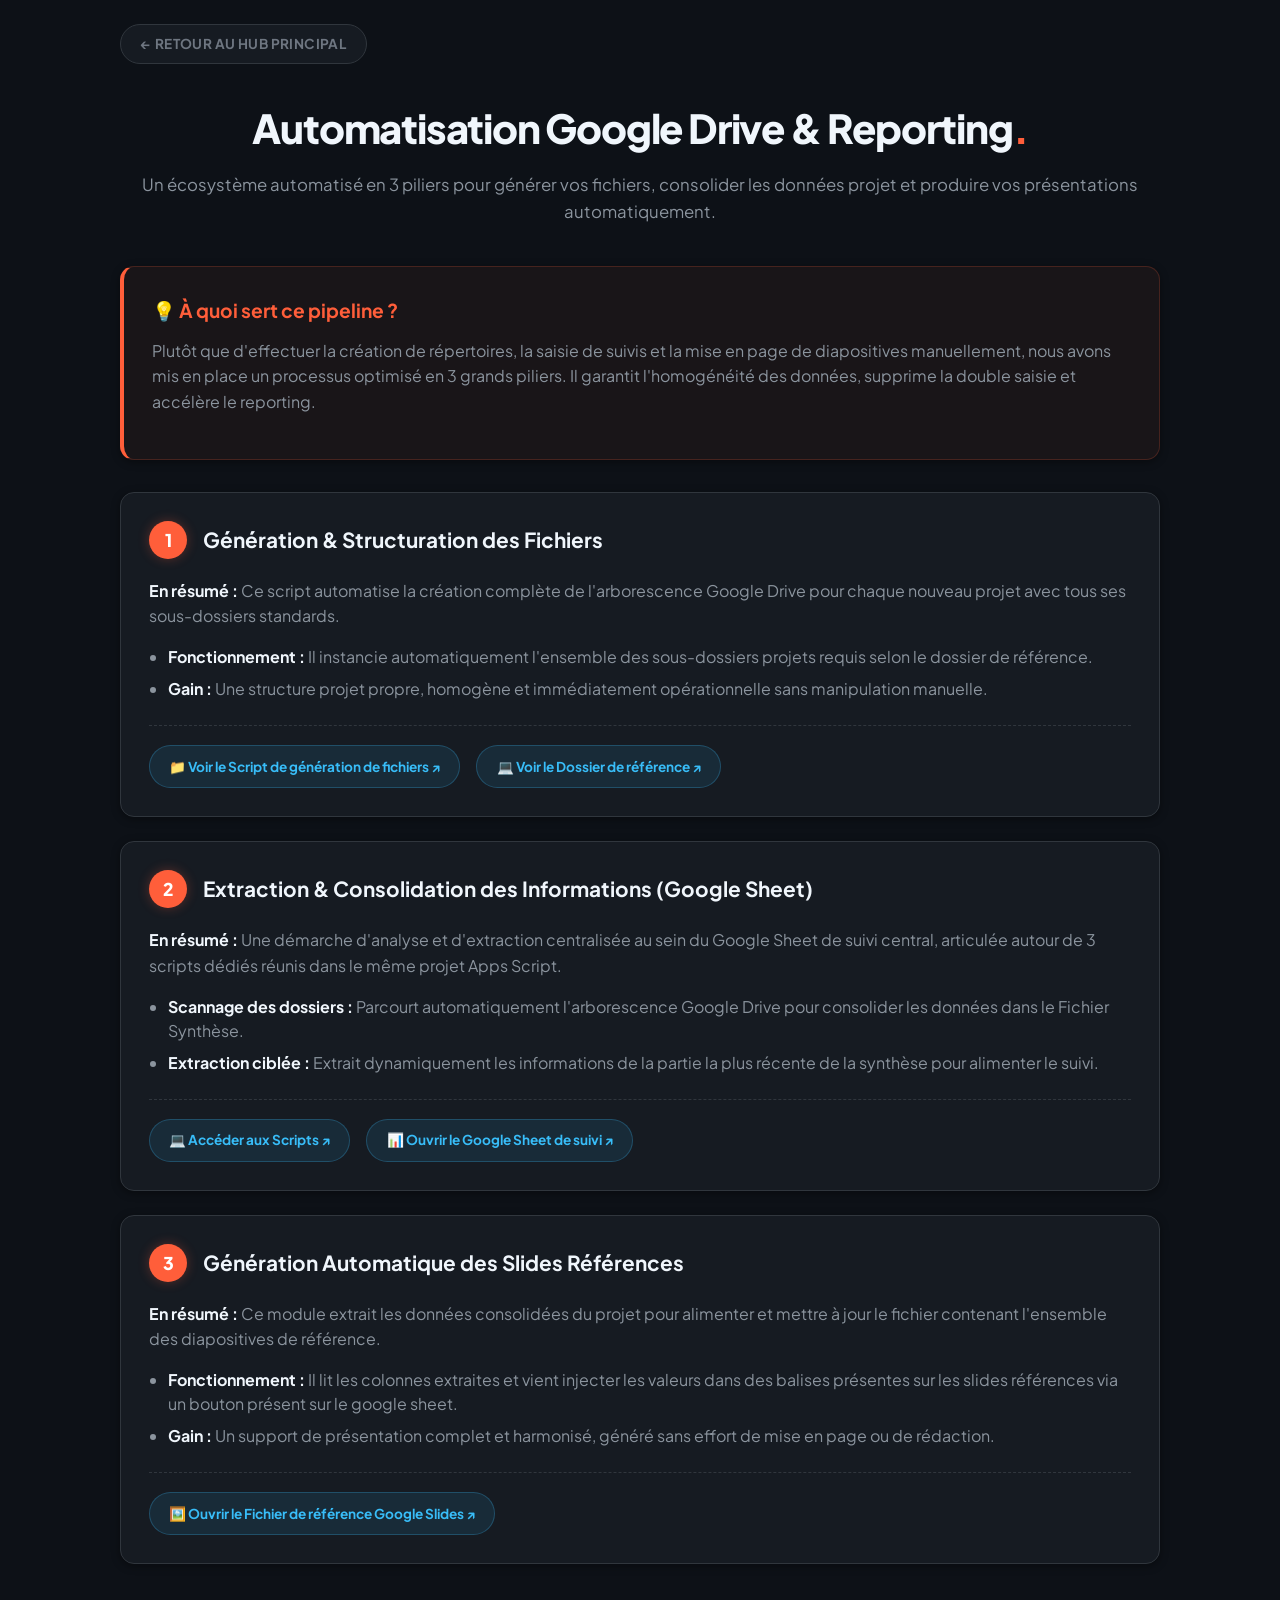
<file: outils/scripts/index.html>
<!DOCTYPE html>
<html lang="fr">
<head>
  <meta charset="UTF-8">
  <meta name="viewport" content="width=device-width, initial-scale=1.0">
  <title>Pipeline d'Automatisation Google Drive — HOC</title>
  
  <!-- Typographie & CSS Central HOC -->
  <link rel="preconnect" href="https://fonts.googleapis.com">
  <link rel="preconnect" href="https://fonts.gstatic.com" crossorigin>
  <link href="https://fonts.googleapis.com/css2?family=Plus+Jakarta+Sans:wght@400;500;600;700;800&display=swap" rel="stylesheet">
  <link rel="stylesheet" href="../../css/main.css">

  <!-- Auto-Theme Script -->
  <script>
    if (localStorage.getItem('theme') === 'light') {
      document.documentElement.classList.add('light-theme');
    }
  </script>
</head>
<body>

  <div class="container">
    
    <!-- En-tête Navigation -->
    <div class="header-nav">
      <a href="../../index.html" class="back-link">← RETOUR AU HUB PRINCIPAL</a>
    </div>

    <!-- Header Principal -->
    <header class="header">
      <h1>Automatisation Google Drive & Reporting</h1>
      <p>Un écosystème automatisé en 3 piliers pour générer vos fichiers, consolider les données projet et produire vos présentations automatiquement.</p>
    </header>

    <main>

      <!-- Résumé du Workflow -->
      <section style="margin-bottom: 2rem;">
        <div class="pipeline-step pipeline-intro">
          <h2>💡 À quoi sert ce pipeline ?</h2>
          <p>Plutôt que d'effectuer la création de répertoires, la saisie de suivis et la mise en page de diapositives manuellement, nous avons mis en place un processus optimisé en 3 grands piliers. Il garantit l'homogénéité des données, supprime la double saisie et accélère le reporting.</p>
        </div>
      </section>

      <!-- BLOC 1 : GÉNÉRATION DES FICHIERS -->
      <div class="pipeline-step">
        <div class="step-header">
          <div class="step-number">1</div>
          <h2 class="step-title">Génération & Structuration des Fichiers</h2>
        </div>
        
        <p><strong>En résumé :</strong> Ce script automatise la création complète de l'arborescence Google Drive pour chaque nouveau projet avec tous ses sous-dossiers standards.</p>
        
        <ul>
          <li><strong>Fonctionnement :</strong> Il instancie automatiquement l'ensemble des sous-dossiers projets requis selon le dossier de référence.</li>
          <li><strong>Gain :</strong> Une structure projet propre, homogène et immédiatement opérationnelle sans manipulation manuelle.</li>
        </ul>

        <div class="links-block">
          <a href="https://script.google.com/u/0/home/projects/189Dn_O_7fBbJNbSUEL4-fme09fSwJSe-wv3JgwKs7TBKCZYZcsfOnT35/edit" target="_blank" rel="noopener noreferrer" class="btn-link btn-target">📁 Voir le Script de génération de fichiers ↗</a>
          <a href="https://drive.google.com/drive/u/0/folders/1F3PdQFstivQdj05vbCYFbX-2Oh7-C66m" target="_blank" rel="noopener noreferrer" class="btn-link btn-target">💻 Voir le Dossier de référence ↗</a>
        </div>
      </div>

      <!-- BLOC 2 : EXTRACTION & CONSOLIDATION DES INFOS -->
      <div class="pipeline-step">
        <div class="step-header">
          <div class="step-number">2</div>
          <h2 class="step-title">Extraction & Consolidation des Informations (Google Sheet)</h2>
        </div>
        
        <p><strong>En résumé :</strong> Une démarche d'analyse et d'extraction centralisée au sein du Google Sheet de suivi central, articulée autour de 3 scripts dédiés réunis dans le même projet Apps Script.</p>
        
        <ul>
          <li><strong>Scannage des dossiers :</strong> Parcourt automatiquement l'arborescence Google Drive pour consolider les données dans le Fichier Synthèse.</li>
          <li><strong>Extraction ciblée :</strong> Extrait dynamiquement les informations de la partie la plus récente de la synthèse pour alimenter le suivi.</li>
        </ul>

        <div class="links-block">
          <a href="https://script.google.com/u/0/home/projects/1hJwHSz0woVwdleKW3KNWceEyW7qckNLiu9KoxZ03FhaGr7lk_bCrNVKC/edit" target="_blank" rel="noopener noreferrer" class="btn-link btn-target">💻 Accéder aux Scripts ↗</a>
          <a href="https://docs.google.com/spreadsheets/d/1bYSeNkTiMlqjuTpbcf5B3m9ohFN6yuu3ygCLXJnW3-4/edit?gid=0#gid=0" target="_blank" rel="noopener noreferrer" class="btn-link btn-target">📊 Ouvrir le Google Sheet de suivi ↗</a>
        </div>
      </div>

      <!-- BLOC 3 : GÉNÉRATION DES SLIDES -->
      <div class="pipeline-step">
        <div class="step-header">
          <div class="step-number">3</div>
          <h2 class="step-title">Génération Automatique des Slides Références</h2>
        </div>
        
        <p><strong>En résumé :</strong> Ce module extrait les données consolidées du projet pour alimenter et mettre à jour le fichier contenant l'ensemble des diapositives de référence.</p>
        
        <ul>
          <li><strong>Fonctionnement :</strong> Il lit les colonnes extraites et vient injecter les valeurs dans des balises présentes sur les slides références via un bouton présent sur le google sheet.</li>
          <li><strong>Gain :</strong> Un support de présentation complet et harmonisé, généré sans effort de mise en page ou de rédaction.</li>
        </ul>

        <div class="links-block">
          <a href="https://docs.google.com/presentation/d/1Te5xn3NmnLntbgX3X3GhPJG11qwRIL_qro9c12dohR8/edit?slide=id.g3f58b8d8d68_0_73#slide=id.g3f58b8d8d68_0_73" target="_blank" rel="noopener noreferrer" class="btn-link btn-target">🖼️ Ouvrir le Fichier de référence Google Slides ↗</a>
        </div>
      </div>

    </main>
  </div>

</body>
</html>
</file>
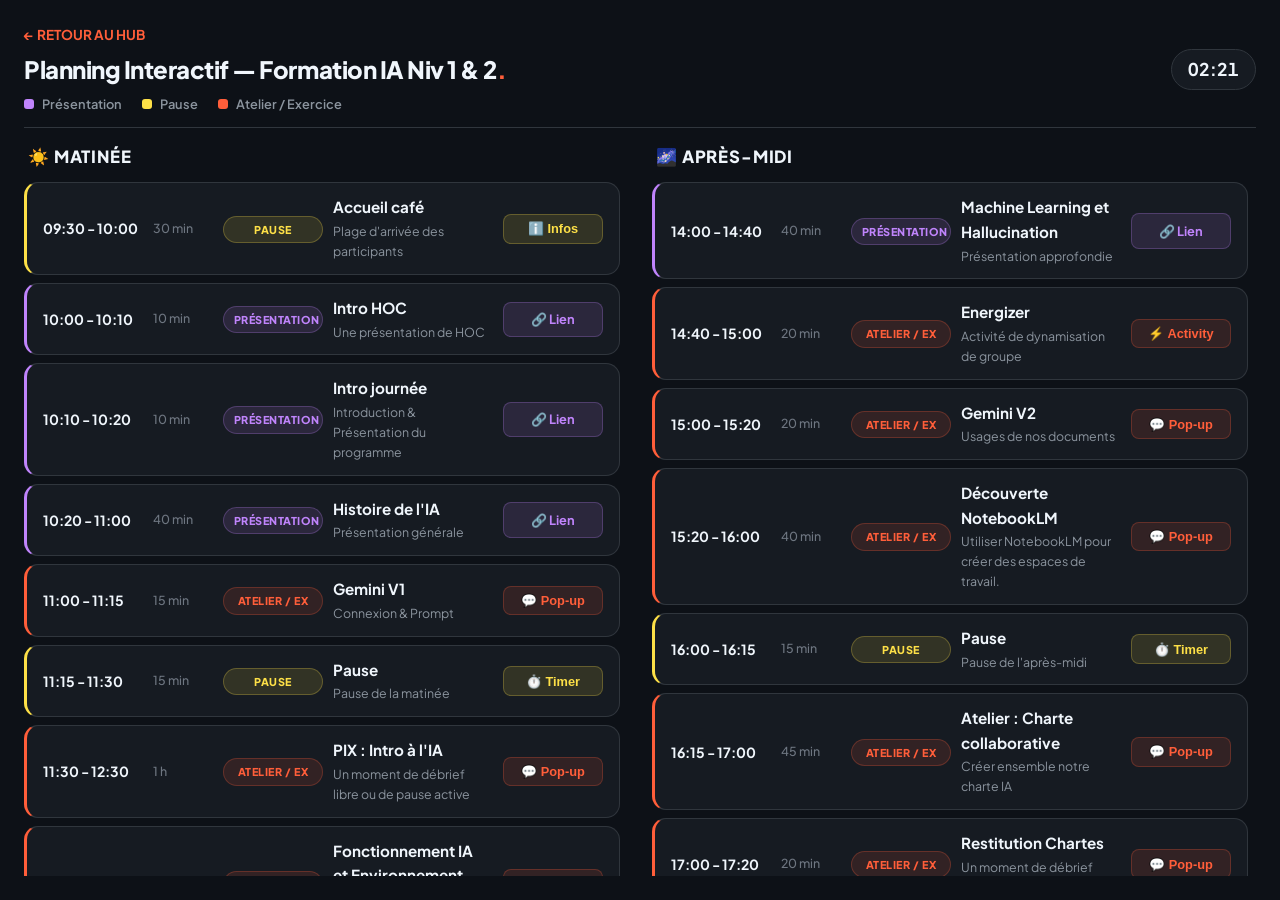
<file: documents/journees-formation/niv 1 et 2/index.html>
<!DOCTYPE html>
<html lang="fr">
<head>
    <meta charset="UTF-8">
    <meta name="viewport" content="width=device-width, initial-scale=1.0">
    <title>Tableau de Bord — Formation IA Niv 1 & 2</title>
    
    <!-- Tout le gros du CSS est déjà chargé ici ! -->
    <link rel="stylesheet" href="../../../css/main.css">
    
    <style>
        /* Défilement doux */
        html {
            scroll-behavior: smooth;
        }

        /* Ajustements spécifiques à la hauteur de la page Dashboard */
        body {
            height: 100vh;
            display: flex;
            flex-direction: column;
            overflow: hidden;
            padding: 1.5rem;
            box-sizing: border-box;
        }

        /* Ajustements d'affichage en 2 colonnes */
        .columns-container {
            flex: 1;
            min-height: 0;
            display: grid;
            grid-template-columns: 1fr 1fr;
            gap: 1.5rem;
        }

        .column-half {
            display: flex;
            flex-direction: column;
            min-height: 0;
            height: 100%;
        }

        .dashboard-container {
            display: flex;
            flex-direction: column;
            gap: 0.5rem;
            overflow-y: auto;
            padding-right: 0.5rem;
            flex: 1;
            min-height: 0;
        }

        /* Mobile : retour au scroll classique */
        @media (max-width: 768px) {
            body {
                height: auto;
                min-height: 100vh;
                overflow-y: auto;
            }
            .columns-container {
                grid-template-columns: 1fr;
            }
            .dashboard-container {
                overflow-y: visible;
            }
        }
    </style>
</head>
<body>

    <div class="dashboard-header">
        <div>
            <a href="../../../index.html" style="text-decoration:none; color:var(--primary); font-size:0.85rem; font-weight:700; display:block; margin-bottom:0.25rem;">&larr; RETOUR AU HUB</a>
            <h1>Planning Interactif — Formation IA Niv 1 & 2</h1>
            <div class="legend" style="margin-top: 6px;">
                <div class="legend-item">
                    <div class="legend-badge" style="background: var(--badge-pres-color)"></div>
                    <span>Présentation</span>
                </div>
                <div class="legend-item">
                    <div class="legend-badge" style="background: var(--badge-pause-color)"></div>
                    <span>Pause</span>
                </div>
                <div class="legend-item">
                    <div class="legend-badge" style="background: var(--primary)"></div>
                    <span>Atelier / Exercice</span>
                </div>
            </div>

            <!-- Boutons de saut d'ancre visibles sur mobile -->
            <div class="mobile-quick-nav">
                <a href="#matin" class="quick-nav-btn">☀️ Matinée</a>
                <a href="#aprem" class="quick-nav-btn">🌌 Après-midi &darr;</a>
            </div>
        </div>
        <div class="current-time" id="clock">00:00</div>
    </div>

    <div class="columns-container">
        <!-- COLONNE MATIN -->
        <div class="column-half">
            <div class="column-title" id="matin">☀️ Matinée</div>
            <div class="dashboard-container">
                
                <div class="row-item pause">
                    <div class="time-col">09:30 - 10:00</div>
                    <div class="duration-col">30 min</div>
                    <div class="type-col"><span class="badge-dash">Pause</span></div>
                    <div class="title-col">
                        <div class="main-title">Accueil café</div>
                        <div class="subtitle">Plage d'arrivée des participants</div>
                    </div>
                    <div class="action-col">
                        <button class="btn-dash" onclick="openModal('Accueil café', 'Bienvenue ! Profitez de ce moment pour vous installer, prendre un café et échanger avant le lancement de la journée.')">ℹ️ Infos</button>
                    </div>
                </div>

                <div class="row-item presentation">
                    <div class="time-col">10:00 - 10:10</div>
                    <div class="duration-col">10 min</div>
                    <div class="type-col"><span class="badge-dash">Présentation</span></div>
                    <div class="title-col">
                        <div class="main-title">Intro HOC</div>
                        <div class="subtitle">Une présentation de HOC</div>
                    </div>
                    <div class="action-col">
                        <a href="#" class="btn-dash">🔗 Lien</a>
                    </div>
                </div>

                <div class="row-item presentation">
                    <div class="time-col">10:10 - 10:20</div>
                    <div class="duration-col">10 min</div>
                    <div class="type-col"><span class="badge-dash">Présentation</span></div>
                    <div class="title-col">
                        <div class="main-title">Intro journée</div>
                        <div class="subtitle">Introduction & Présentation du programme</div>
                    </div>
                    <div class="action-col">
                        <a href="#" class="btn-dash">🔗 Lien</a>
                    </div>
                </div>

                <div class="row-item presentation">
                    <div class="time-col">10:20 - 11:00</div>
                    <div class="duration-col">40 min</div>
                    <div class="type-col"><span class="badge-dash">Présentation</span></div>
                    <div class="title-col">
                        <div class="main-title">Histoire de l'IA</div>
                        <div class="subtitle">Présentation générale</div>
                    </div>
                    <div class="action-col">
                        <a href="../../../presentations/histoire-ia/" class="btn-dash">🔗 Lien</a>
                    </div>
                </div>

                <div class="row-item atelier">
                    <div class="time-col">11:00 - 11:15</div>
                    <div class="duration-col">15 min</div>
                    <div class="type-col"><span class="badge-dash">Atelier / Ex</span></div>
                    <div class="title-col">
                        <div class="main-title">Gemini V1</div>
                        <div class="subtitle">Connexion & Prompt</div>
                    </div>
                    <div class="action-col">
                        <button class="btn-dash" onclick="openModal('Gemini V1', '<strong>Exercice pratique :</strong><br>1. Connexion à la plateforme.<br>2. Premier exercice pratique de prompt engineering.<br><br><a href=\'https://gemini.google.com\' target=\'_blank\' style=\'color:var(--primary); font-weight:bold;\'>Accéder à Gemini ↗</a>')">💬 Pop-up</button>
                    </div>
                </div>

                <div class="row-item pause">
                    <div class="time-col">11:15 - 11:30</div>
                    <div class="duration-col">15 min</div>
                    <div class="type-col"><span class="badge-dash">Pause</span></div>
                    <div class="title-col">
                        <div class="main-title">Pause</div>
                        <div class="subtitle">Pause de la matinée</div>
                    </div>
                    <div class="action-col">
                        <button class="btn-dash" onclick="openModal('Pause', 'Prenez l\'air, étirez-vous ! Reprise exacte à 11h30.')">⏱️ Timer</button>
                    </div>
                </div>

                <div class="row-item atelier">
                    <div class="time-col">11:30 - 12:30</div>
                    <div class="duration-col">1 h</div>
                    <div class="type-col"><span class="badge-dash">Atelier / Ex</span></div>
                    <div class="title-col">
                        <div class="main-title">PIX : Intro à l'IA</div>
                        <div class="subtitle">Un moment de débrief libre ou de pause active</div>
                    </div>
                    <div class="action-col">
                        <button class="btn-dash" onclick="openModal('PIX : Intro à l\'IA', 'Espace de débriefing libre, questions ouvertes et évaluation/découverte via la plateforme PIX IA.')">💬 Pop-up</button>
                    </div>
                </div>

                <div class="row-item atelier">
                    <div class="time-col">12:30 - 13:00</div>
                    <div class="duration-col">30 min</div>
                    <div class="type-col"><span class="badge-dash">Atelier / Ex</span></div>
                    <div class="title-col">
                        <div class="main-title">Fonctionnement IA et Environnement</div>
                        <div class="subtitle">Atelier pratique & échanges</div>
                    </div>
                    <div class="action-col">
                        <button class="btn-dash" onclick="openModal('Fonctionnement IA et Environnement', '<strong>Atelier interactif :</strong><br>Mise en pratique et expérimentations guidées sur l\'impact environnemental et le fonctionnement technique des modèles d\'IA.')">💬 Pop-up</button>
                    </div>
                </div>

            </div>
        </div>

        <!-- COLONNE APRÈS-MIDI -->
        <div class="column-half column-aprem">
            <div class="column-title" id="aprem">🌌 Après-midi</div>
            <div class="dashboard-container">
                
                <div class="row-item presentation">
                    <div class="time-col">14:00 - 14:40</div>
                    <div class="duration-col">40 min</div>
                    <div class="type-col"><span class="badge-dash">Présentation</span></div>
                    <div class="title-col">
                        <div class="main-title">Machine Learning et Hallucination</div>
                        <div class="subtitle">Présentation approfondie</div>
                    </div>
                    <div class="action-col">
                        <a href="#" class="btn-dash">🔗 Lien</a>
                    </div>
                </div>

                <div class="row-item atelier">
                    <div class="time-col">14:40 - 15:00</div>
                    <div class="duration-col">20 min</div>
                    <div class="type-col"><span class="badge-dash">Atelier / Ex</span></div>
                    <div class="title-col">
                        <div class="main-title">Energizer</div>
                        <div class="subtitle">Activité de dynamisation de groupe</div>
                    </div>
                    <div class="action-col">
                        <button class="btn-dash" onclick="openModal('Energizer', 'Session interactive de réactivation d\'énergie pour aborder l\'après-midi dans les meilleures conditions.')">⚡ Activity</button>
                    </div>
                </div>

                <div class="row-item atelier">
                    <div class="time-col">15:00 - 15:20</div>
                    <div class="duration-col">20 min</div>
                    <div class="type-col"><span class="badge-dash">Atelier / Ex</span></div>
                    <div class="title-col">
                        <div class="main-title">Gemini V2</div>
                        <div class="subtitle">Usages de nos documents</div>
                    </div>
                    <div class="action-col">
                        <button class="btn-dash" onclick="openModal('Gemini V2', '<strong>Exercice pratique :</strong><br>Analyse de documents internes, extraction de données et synthèses automatisées avec Gemini V2.')">💬 Pop-up</button>
                    </div>
                </div>

                <div class="row-item atelier">
                    <div class="time-col">15:20 - 16:00</div>
                    <div class="duration-col">40 min</div>
                    <div class="type-col"><span class="badge-dash">Atelier / Ex</span></div>
                    <div class="title-col">
                        <div class="main-title">Découverte NotebookLM</div>
                        <div class="subtitle">Utiliser NotebookLM pour créer des espaces de travail.</div>
                    </div>
                    <div class="action-col">
                        <button class="btn-dash" onclick="openModal('NotebookLM', '<strong>Exercice de configuration :</strong><br>Importez vos documents de travail dans NotebookLM et apprenez à générer des bases de connaissances collaboratives.<br><br><a href=\'../../../presentations/notebooklm/\' style=\'display:inline-block; padding:0.5rem 1rem; background:var(--primary); color:white; border-radius:6px; text-decoration:none; font-weight:bold; font-size:0.85rem;\'>📊 Ouvrir la présentation NotebookLM ↗</a>')">💬 Pop-up</button>
                    </div>
                </div>

                <div class="row-item pause">
                    <div class="time-col">16:00 - 16:15</div>
                    <div class="duration-col">15 min</div>
                    <div class="type-col"><span class="badge-dash">Pause</span></div>
                    <div class="title-col">
                        <div class="main-title">Pause</div>
                        <div class="subtitle">Pause de l'après-midi</div>
                    </div>
                    <div class="action-col">
                        <button class="btn-dash" onclick="openModal('Pause', 'Courte pause de recharge avant le dernier atelier de co-création.')">⏱️ Timer</button>
                    </div>
                </div>

                <div class="row-item atelier">
                    <div class="time-col">16:15 - 17:00</div>
                    <div class="duration-col">45 min</div>
                    <div class="type-col"><span class="badge-dash">Atelier / Ex</span></div>
                    <div class="title-col">
                        <div class="main-title">Atelier : Charte collaborative</div>
                        <div class="subtitle">Créer ensemble notre charte IA</div>
                    </div>
                    <div class="action-col">
                        <button class="btn-dash" onclick="openModal('Atelier Charte', '<strong>Co-construction :</strong><br>Mise en commun des idées pour rédiger la charte de bonne conduite et d\'usage de l\'IA au sein de notre structure.')">💬 Pop-up</button>
                    </div>
                </div>

                <div class="row-item atelier">
                    <div class="time-col">17:00 - 17:20</div>
                    <div class="duration-col">20 min</div>
                    <div class="type-col"><span class="badge-dash">Atelier / Ex</span></div>
                    <div class="title-col">
                        <div class="main-title">Restitution Chartes</div>
                        <div class="subtitle">Un moment de débrief libre ou de pause active</div>
                    </div>
                    <div class="action-col">
                        <button class="btn-dash" onclick="openModal('Restitution', 'Présentation des différentes chartes produites par les groupes et vote / ajustement en direct.')">💬 Pop-up</button>
                    </div>
                </div>

                <div class="row-item presentation">
                    <div class="time-col">17:20 - 17:30</div>
                    <div class="duration-col">10 min</div>
                    <div class="type-col"><span class="badge-dash">Présentation</span></div>
                    <div class="title-col">
                        <div class="main-title">Synthèse</div>
                        <div class="subtitle">Clôture de la journée de formation</div>
                    </div>
                    <div class="action-col">
                        <a href="#" class="btn-dash">🔗 Lien</a>
                    </div>
                </div>

            </div>
        </div>
    </div>

    <!-- Modale interactive HOC -->
    <div class="modal-overlay" id="modalOverlay" onclick="closeModal()">
        <div class="modal-box" onclick="event.stopPropagation()">
            <div class="modal-title" id="modalTitle">Titre</div>
            <div class="modal-body" id="modalBody">Description</div>
            <button class="modal-close" onclick="closeModal()">Fermer</button>
        </div>
    </div>

    <script>
        // Horloge temps réel
        function updateClock() {
            const now = new Date();
            const hours = String(now.getHours()).padStart(2, '0');
            const minutes = String(now.getMinutes()).padStart(2, '0');
            document.getElementById('clock').textContent = hours + ':' + minutes;
        }
        setInterval(updateClock, 1000);
        updateClock();

        // Gestion de la modale
        function openModal(title, bodyText) {
            document.getElementById('modalTitle').innerHTML = title;
            document.getElementById('modalBody').innerHTML = bodyText;
            document.getElementById('modalOverlay').style.display = 'flex';
        }

        function closeModal() {
            document.getElementById('modalOverlay').style.display = 'none';
        }
    </script>
</body>
</html>
</file>
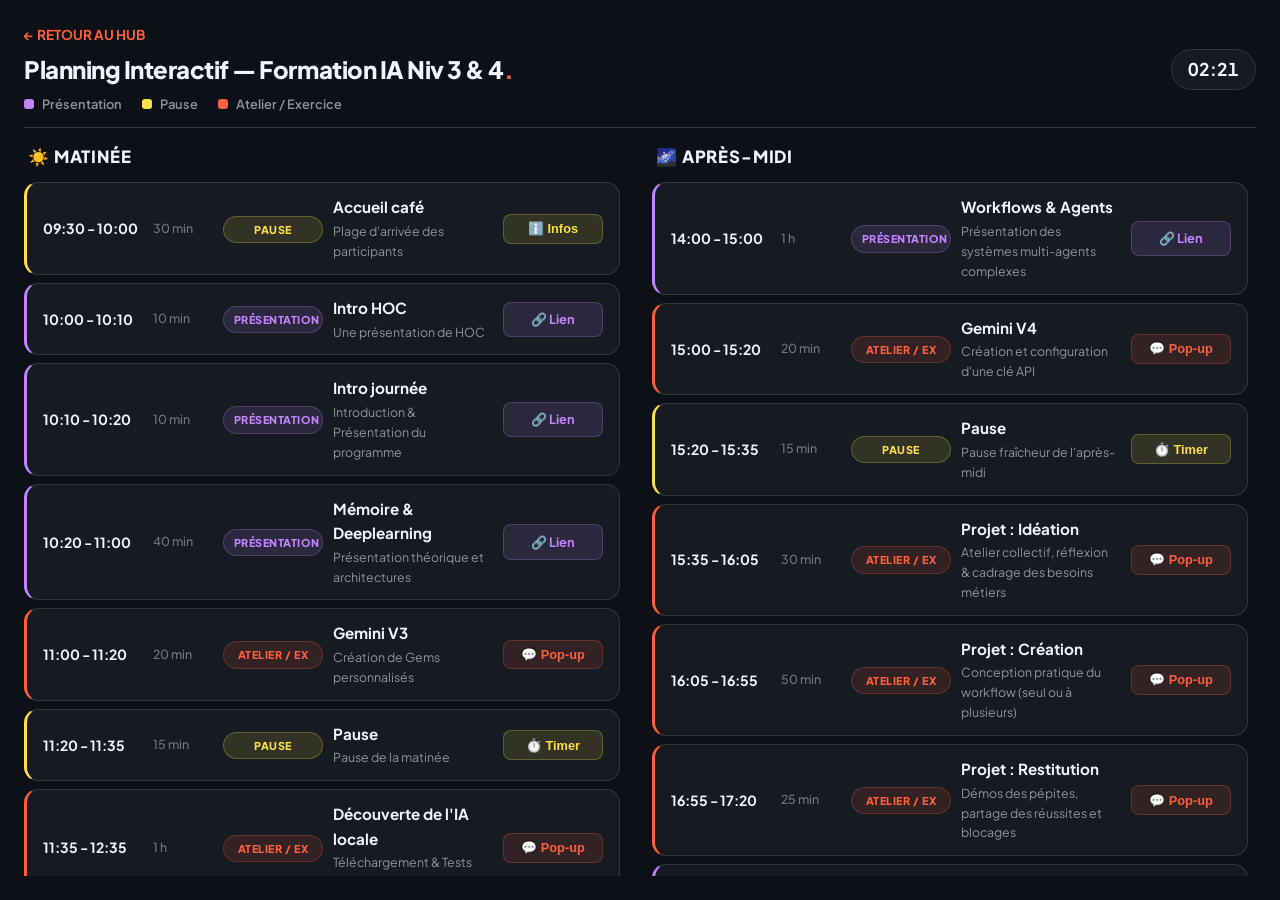
<file: documents/journees-formation/niv 3 et 4/index.html>
<!DOCTYPE html>
<html lang="fr">
<head>
    <meta charset="UTF-8">
    <meta name="viewport" content="width=device-width, initial-scale=1.0">
    <title>Tableau de Bord — Formation IA</title>

    <!-- Import du CSS centralisé House of Codesign -->
    <link rel="stylesheet" href="../../../css/main.css">

    <!-- Styles spécifiques au layout du Dashboard (colonnes et défilement) -->
    <style>
        html {
            scroll-behavior: smooth;
        }

        body {
            height: 100vh;
            display: flex;
            flex-direction: column;
            overflow: hidden;
            padding: 1.5rem;
            box-sizing: border-box;
        }

        .columns-container {
            flex: 1;
            min-height: 0;
            display: grid;
            grid-template-columns: 1fr 1fr;
            gap: 1.5rem;
        }

        .column-half {
            display: flex;
            flex-direction: column;
            min-height: 0;
            height: 100%;
        }

        .dashboard-container {
            display: flex;
            flex-direction: column;
            gap: 0.5rem;
            overflow-y: auto;
            padding-right: 0.5rem;
            flex: 1;
            min-height: 0;
        }

        @media (max-width: 768px) {
            body {
                height: auto;
                min-height: 100vh;
                overflow-y: auto;
            }
            .columns-container {
                grid-template-columns: 1fr;
            }
            .dashboard-container {
                overflow-y: visible;
            }
        }
    </style>

    <!-- Script de gestion et lecture du thème (Sombre/Clair) -->
    <script>
        (function() {
            const savedTheme = localStorage.getItem('theme');
            if (savedTheme === 'light') {
                document.documentElement.classList.add('light-theme');
            } else {
                document.documentElement.classList.remove('light-theme');
            }
        })();
    </script>
</head>
<body>

    <div class="dashboard-header">
        <div>
            <a href="../../../index.html" style="text-decoration:none; color:var(--primary); font-size:0.85rem; font-weight:700; display:block; margin-bottom:0.25rem;">&larr; RETOUR AU HUB</a>
            <h1>Planning Interactif — Formation IA Niv 3 & 4</h1>
            <div class="legend" style="margin-top: 6px;">
                <div class="legend-item">
                    <div class="legend-badge" style="background: var(--badge-pres-color)"></div>
                    <span>Présentation</span>
                </div>
                <div class="legend-item">
                    <div class="legend-badge" style="background: var(--badge-pause-color)"></div>
                    <span>Pause</span>
                </div>
                <div class="legend-item">
                    <div class="legend-badge" style="background: var(--primary)"></div>
                    <span>Atelier / Exercice</span>
                </div>
            </div>

            <!-- Boutons de saut d'ancre visibles sur mobile -->
            <div class="mobile-quick-nav">
                <a href="#matin" class="quick-nav-btn">☀️ Matinée</a>
                <a href="#aprem" class="quick-nav-btn">🌌 Après-midi &darr;</a>
            </div>
        </div>
        <div class="current-time" id="clock">00:00</div>
    </div>

    <div class="columns-container">
        <!-- COLONNE MATIN -->
        <div class="column-half">
            <div class="column-title" id="matin">☀️ Matinée</div>
            <div class="dashboard-container">
                
                <div class="row-item pause">
                    <div class="time-col">09:30 - 10:00</div>
                    <div class="duration-col">30 min</div>
                    <div class="type-col"><span class="badge-dash">Pause</span></div>
                    <div class="title-col">
                        <div class="main-title">Accueil café</div>
                        <div class="subtitle">Plage d'arrivée des participants</div>
                    </div>
                    <div class="action-col">
                        <button class="btn-dash" onclick="openModal('Accueil café', 'Bienvenue ! Profitez de ce moment pour vous installer, prendre un café et échanger avant le lancement de la journée.')">ℹ️ Infos</button>
                    </div>
                </div>

                <div class="row-item presentation">
                    <div class="time-col">10:00 - 10:10</div>
                    <div class="duration-col">10 min</div>
                    <div class="type-col"><span class="badge-dash">Présentation</span></div>
                    <div class="title-col">
                        <div class="main-title">Intro HOC</div>
                        <div class="subtitle">Une présentation de HOC</div>
                    </div>
                    <div class="action-col">
                        <a href="#" class="btn-dash">🔗 Lien</a>
                    </div>
                </div>

                <div class="row-item presentation">
                    <div class="time-col">10:10 - 10:20</div>
                    <div class="duration-col">10 min</div>
                    <div class="type-col"><span class="badge-dash">Présentation</span></div>
                    <div class="title-col">
                        <div class="main-title">Intro journée</div>
                        <div class="subtitle">Introduction & Présentation du programme</div>
                    </div>
                    <div class="action-col">
                        <a href="#" class="btn-dash">🔗 Lien</a>
                    </div>
                </div>

                <div class="row-item presentation">
                    <div class="time-col">10:20 - 11:00</div>
                    <div class="duration-col">40 min</div>
                    <div class="type-col"><span class="badge-dash">Présentation</span></div>
                    <div class="title-col">
                        <div class="main-title">Mémoire & Deeplearning</div>
                        <div class="subtitle">Présentation théorique et architectures</div>
                    </div>
                    <div class="action-col">
                        <a href="#" class="btn-dash">🔗 Lien</a>
                    </div>
                </div>

                <div class="row-item atelier">
                    <div class="time-col">11:00 - 11:20</div>
                    <div class="duration-col">20 min</div>
                    <div class="type-col"><span class="badge-dash">Atelier / Ex</span></div>
                    <div class="title-col">
                        <div class="main-title">Gemini V3</div>
                        <div class="subtitle">Création de Gems personnalisés</div>
                    </div>
                    <div class="action-col">
                        <button class="btn-dash" onclick="openModal('Gemini V3 : Création de Gems', '<strong>Exercice pratique :</strong><br>Apprenez à structurer des instructions systèmes personnalisées (Gems) pour automatiser vos tâches récurrentes.')">💬 Pop-up</button>
                    </div>
                </div>

                <div class="row-item pause">
                    <div class="time-col">11:20 - 11:35</div>
                    <div class="duration-col">15 min</div>
                    <div class="type-col"><span class="badge-dash">Pause</span></div>
                    <div class="title-col">
                        <div class="main-title">Pause</div>
                        <div class="subtitle">Pause de la matinée</div>
                    </div>
                    <div class="action-col">
                        <button class="btn-dash" onclick="openModal('Pause', 'Pause de milieu de matinée. Reprise à 11h35 !')">⏱️ Timer</button>
                    </div>
                </div>

                <div class="row-item atelier">
                    <div class="time-col">11:35 - 12:35</div>
                    <div class="duration-col">1 h</div>
                    <div class="type-col"><span class="badge-dash">Atelier / Ex</span></div>
                    <div class="title-col">
                        <div class="main-title">Découverte de l'IA locale</div>
                        <div class="subtitle">Téléchargement & Tests de modèles autonomes</div>
                    </div>
                    <div class="action-col">
                        <button class="btn-dash" onclick="openModal('IA Locale', '<strong>Exercice pratique :</strong><br>Manipulation de modèles en local. Analyse des avantages (confidentialité, coût) et limites matérielles.')">💬 Pop-up</button>
                    </div>
                </div>

                <div class="row-item atelier">
                    <div class="time-col">12:35 - 13:00</div>
                    <div class="duration-col">25 min</div>
                    <div class="type-col"><span class="badge-dash">Atelier / Ex</span></div>
                    <div class="title-col">
                        <div class="main-title">Restitution & Débat</div>
                        <div class="subtitle">Mise en commun des retours sur l'IA locale</div>
                    </div>
                    <div class="action-col">
                        <button class="btn-dash" onclick="openModal('Restitution', '<strong>Restitution collective :</strong><br>Échanges autour des cas d\'usage, des performances constatées et des opportunités d\'intégration.')">💬 Pop-up</button>
                    </div>
                </div>

            </div>
        </div>

        <!-- COLONNE APRÈS-MIDI -->
        <div class="column-half column-aprem">
            <div class="column-title" id="aprem">🌌 Après-midi</div>
            <div class="dashboard-container">
                
                <div class="row-item presentation">
                    <div class="time-col">14:00 - 15:00</div>
                    <div class="duration-col">1 h</div>
                    <div class="type-col"><span class="badge-dash">Présentation</span></div>
                    <div class="title-col">
                        <div class="main-title">Workflows & Agents</div>
                        <div class="subtitle">Présentation des systèmes multi-agents complexes</div>
                    </div>
                    <div class="action-col">
                        <a href="#" class="btn-dash">🔗 Lien</a>
                    </div>
                </div>

                <div class="row-item atelier">
                    <div class="time-col">15:00 - 15:20</div>
                    <div class="duration-col">20 min</div>
                    <div class="type-col"><span class="badge-dash">Atelier / Ex</span></div>
                    <div class="title-col">
                        <div class="main-title">Gemini V4</div>
                        <div class="subtitle">Création et configuration d'une clé API</div>
                    </div>
                    <div class="action-col">
                        <button class="btn-dash" onclick="openModal('Gemini V4', '<strong>Exercice pratique :</strong><br>Génération d\'une clé d\'accès API sécurisée pour préparer l\'intégration dans des automatisations tierces.')">💬 Pop-up</button>
                    </div>
                </div>

                <div class="row-item pause">
                    <div class="time-col">15:20 - 15:35</div>
                    <div class="duration-col">15 min</div>
                    <div class="type-col"><span class="badge-dash">Pause</span></div>
                    <div class="title-col">
                        <div class="main-title">Pause</div>
                        <div class="subtitle">Pause fraîcheur de l'après-midi</div>
                    </div>
                    <div class="action-col">
                        <button class="btn-dash" onclick="openModal('Pause', 'Profitez-en pour vous aérer avant la séquence finale de création !')">⏱️ Timer</button>
                    </div>
                </div>

                <div class="row-item atelier">
                    <div class="time-col">15:35 - 16:05</div>
                    <div class="duration-col">30 min</div>
                    <div class="type-col"><span class="badge-dash">Atelier / Ex</span></div>
                    <div class="title-col">
                        <div class="main-title">Projet : Idéation</div>
                        <div class="subtitle">Atelier collectif, réflexion & cadrage des besoins métiers</div>
                    </div>
                    <div class="action-col">
                        <button class="btn-dash" onclick="openModal('Projet : Idéation', '<strong>Phase 1 — Idéation (en groupe) :</strong><br>Brainstorming approfondi et définition du cas d\'usage métier. Choix de l\'architecture du workflow et des agents/APIs à solliciter.')">💬 Pop-up</button>
                    </div>
                </div>

                <div class="row-item atelier">
                    <div class="time-col">16:05 - 16:55</div>
                    <div class="duration-col">50 min</div>
                    <div class="type-col"><span class="badge-dash">Atelier / Ex</span></div>
                    <div class="title-col">
                        <div class="main-title">Projet : Création</div>
                        <div class="subtitle">Conception pratique du workflow (seul ou à plusieurs)</div>
                    </div>
                    <div class="action-col">
                        <button class="btn-dash" onclick="openModal('Projet : Création', '<strong>Phase 2 — Création :</strong><br>Mise en place pratique du workflow automatisé. Assemblage des briques, configuration des clés API et tests en conditions réelles.')">💬 Pop-up</button>
                    </div>
                </div>

                <div class="row-item atelier">
                    <div class="time-col">16:55 - 17:20</div>
                    <div class="duration-col">25 min</div>
                    <div class="type-col"><span class="badge-dash">Atelier / Ex</span></div>
                    <div class="title-col">
                        <div class="main-title">Projet : Restitution</div>
                        <div class="subtitle">Démos des pépites, partage des réussites et blocages</div>
                    </div>
                    <div class="action-col">
                        <button class="btn-dash" onclick="openModal('Projet : Restitution', '<strong>Phase 3 — Restitution & Échanges :</strong><br>Présentation rapide des résultats marquants, mise en avant des meilleures solutions trouvées et discussion sur les difficultés rencontrées.')">💬 Pop-up</button>
                    </div>
                </div>

                <div class="row-item presentation">
                    <div class="time-col">17:20 - 17:30</div>
                    <div class="duration-col">10 min</div>
                    <div class="type-col"><span class="badge-dash">Présentation</span></div>
                    <div class="title-col">
                        <div class="main-title">Mot de fin</div>
                        <div class="subtitle">Débriefing final, questions libres et clôture</div>
                    </div>
                    <div class="action-col">
                        <a href="#" class="btn-dash">🔗 Lien</a>
                    </div>
                </div>

            </div>
        </div>
    </div>

    <!-- Modale interactive HOC -->
    <div class="modal-overlay" id="modalOverlay" onclick="closeModal()">
        <div class="modal-box" onclick="event.stopPropagation()">
            <div class="modal-title" id="modalTitle">Titre</div>
            <div class="modal-body" id="modalBody">Description</div>
            <button class="modal-close" onclick="closeModal()">Fermer</button>
        </div>
    </div>

    <script>
        // Horloge temps réel
        function updateClock() {
            const now = new Date();
            const hours = String(now.getHours()).padStart(2, '0');
            const minutes = String(now.getMinutes()).padStart(2, '0');
            document.getElementById('clock').textContent = hours + ':' + minutes;
        }
        setInterval(updateClock, 1000);
        updateClock();

        // Gestion de la modale
        function openModal(title, bodyText) {
            document.getElementById('modalTitle').innerHTML = title;
            document.getElementById('modalBody').innerHTML = bodyText;
            document.getElementById('modalOverlay').style.display = 'flex';
        }

        function closeModal() {
            document.getElementById('modalOverlay').style.display = 'none';
        }
    </script>
</body>
</html>
</file>
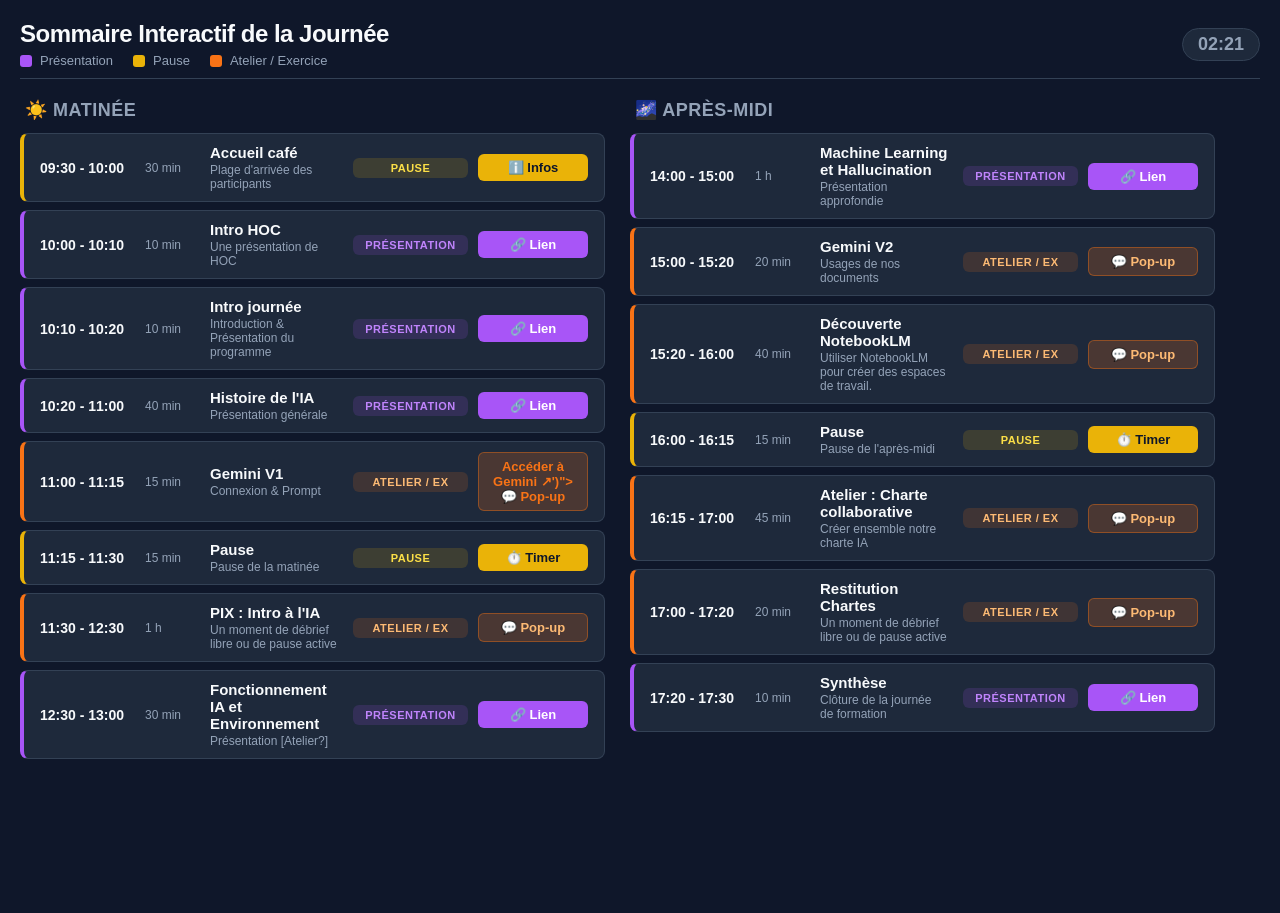
<file: documents/journees-formation/niv1&niv2/index.html>
<!DOCTYPE html>
<html lang="fr">
<head>
    <meta charset="UTF-8">
    <meta name="viewport" content="width=device-width, initial-scale=1.0">
    <title>Tableau de Bord - Formation IA</title>
    <style>
        :root {
            --bg-color: #0f172a;
            --card-bg: #1e293b;
            --text-color: #f8fafc;
            --text-muted: #94a3b8;
            --border-color: #334155;
            
            --presentation-color: #a855f7;
            --presentation-bg: rgba(168, 85, 247, 0.15);
            --pause-color: #eab308;
            --pause-bg: rgba(234, 179, 8, 0.15);
            --atelier-color: #f97316;
            --atelier-bg: rgba(249, 115, 22, 0.15);
        }

        * {
            box-sizing: border-box;
            margin: 0;
            padding: 0;
            font-family: -apple-system, BlinkMacSystemFont, "Segoe UI", Roboto, Helvetica, Arial, sans-serif;
        }

        body {
            background-color: var(--bg-color);
            color: var(--text-color);
            height: 100vh;
            display: flex;
            flex-direction: column;
            overflow: hidden;
            padding: 20px;
        }

        header {
            display: flex;
            justify-content: space-between;
            align-items: center;
            margin-bottom: 20px;
            padding-bottom: 10px;
            border-bottom: 1px solid var(--border-color);
            flex-shrink: 0;
        }

        h1 {
            font-size: 24px;
            font-weight: 700;
            letter-spacing: -0.5px;
        }

        .current-time {
            font-size: 18px;
            font-weight: 600;
            color: var(--text-muted);
            background: var(--card-bg);
            padding: 5px 15px;
            border-radius: 20px;
            border: 1px solid var(--border-color);
        }

        .legend {
            display: flex;
            gap: 20px;
            font-size: 13px;
        }

        .legend-item {
            display: flex;
            align-items: center;
            gap: 8px;
        }

        .legend-badge {
            width: 12px;
            height: 12px;
            border-radius: 3px;
        }

        /* 2-Column Layout */
        .columns-container {
            flex-grow: 1;
            display: table;
            width: 100%;
            table-layout: fixed;
            border-spacing: 20px 0;
            margin: 0 -20px;
        }

        .column-half {
            display: table-cell;
            vertical-align: top;
            height: 100%;
        }

        .column-title {
            font-size: 18px;
            font-weight: 700;
            color: var(--text-muted);
            margin-bottom: 12px;
            padding-left: 5px;
            letter-spacing: 0.5px;
            text-transform: uppercase;
        }

        .dashboard-container {
            display: flex;
            flex-direction: column;
            gap: 8px;
            height: calc(100vh - 120px);
            overflow-y: auto;
            padding-right: 5px;
        }

        /* Custom scrollbar to keep it clean */
        .dashboard-container::-webkit-scrollbar {
            width: 6px;
        }
        .dashboard-container::-webkit-scrollbar-track {
            background: var(--bg-color);
        }
        .dashboard-container::-webkit-scrollbar-thumb {
            background: var(--border-color);
            border-radius: 3px;
        }

        .row-item {
            display: flex;
            align-items: center;
            background: var(--card-bg);
            border: 1px solid var(--border-color);
            border-radius: 8px;
            padding: 10px 16px;
            transition: all 0.2s ease;
            position: relative;
        }

        .row-item:hover {
            transform: translateX(4px);
            border-color: #475569;
        }

        .time-col {
            width: 105px;
            font-weight: 700;
            font-size: 14px;
            color: var(--text-color);
            flex-shrink: 0;
        }

        .duration-col {
            width: 65px;
            font-size: 12px;
            color: var(--text-muted);
            flex-shrink: 0;
        }

        .title-col {
            flex-grow: 1;
            padding-right: 15px;
        }

        .main-title {
            font-weight: 600;
            font-size: 15px;
            margin-bottom: 2px;
        }

        .subtitle {
            font-size: 12px;
            color: var(--text-muted);
        }

        .type-col {
            width: 125px;
            flex-shrink: 0;
        }

        .badge {
            display: inline-block;
            padding: 4px 10px;
            border-radius: 6px;
            font-size: 11px;
            font-weight: 700;
            text-transform: uppercase;
            letter-spacing: 0.5px;
            text-align: center;
            width: 115px;
        }

        .action-col {
            width: 110px;
            text-align: right;
            flex-shrink: 0;
        }

        .btn {
            display: inline-flex;
            align-items: center;
            justify-content: center;
            gap: 6px;
            padding: 6px 12px;
            border-radius: 6px;
            font-size: 13px;
            font-weight: 600;
            cursor: pointer;
            transition: all 0.15s ease;
            border: none;
            text-decoration: none;
            width: 100%;
        }

        /* Color configurations */
        .presentation {
            border-left: 4px solid var(--presentation-color);
        }
        .presentation .badge {
            background: var(--presentation-bg);
            color: #c084fc;
        }
        .presentation .btn {
            background: var(--presentation-color);
            color: white;
        }
        .presentation .btn:hover {
            background: #9333ea;
        }

        .pause {
            border-left: 4px solid var(--pause-color);
        }
        .pause .badge {
            background: var(--pause-bg);
            color: #fde047;
        }
        .pause .btn {
            background: var(--pause-color);
            color: #0f172a;
        }
        .pause .btn:hover {
            background: #ca8a04;
        }

        .atelier {
            border-left: 4px solid var(--atelier-color);
        }
        .atelier .badge {
            background: var(--atelier-bg);
            color: #fdba74;
        }
        .atelier .btn {
            background: rgba(249, 115, 22, 0.2);
            color: #fdba74;
            border: 1px solid rgba(249, 115, 22, 0.4);
        }
        .atelier .btn:hover {
            background: rgba(249, 115, 22, 0.3);
        }

        /* Modal / Pop-up Styles */
        .modal-overlay {
            position: fixed;
            top: 0;
            left: 0;
            width: 100%;
            height: 100%;
            background: rgba(0, 0, 0, 0.7);
            backdrop-filter: blur(4px);
            display: none;
            justify-content: center;
            align-items: center;
            z-index: 1000;
        }

        .modal-box {
            background: #1e293b;
            border: 1px solid var(--border-color);
            border-radius: 12px;
            padding: 25px;
            width: 90%;
            max-width: 500px;
            box-shadow: 0 20px 25px -5px rgba(0, 0, 0, 0.5);
            position: relative;
            animation: modalScale 0.2s ease-out;
        }

        @keyframes modalScale {
            from { transform: scale(0.95); opacity: 0; }
            to { transform: scale(1); opacity: 1; }
        }

        .modal-title {
            font-size: 20px;
            margin-bottom: 15px;
            font-weight: 700;
            display: flex;
            align-items: center;
            gap: 10px;
        }

        .modal-body {
            font-size: 15px;
            line-height: 1.6;
            color: #cbd5e1;
            margin-bottom: 20px;
        }

        .modal-close {
            background: #334155;
            color: var(--text-color);
            border: none;
            padding: 8px 16px;
            border-radius: 6px;
            font-weight: 600;
            cursor: pointer;
            float: right;
        }

        .modal-close:hover {
            background: #475569;
        }
    </style>
</head>
<body>

    <header>
        <div>
            <h1>Sommaire Interactif de la Journée</h1>
            <div class="legend" style="margin-top: 5px;">
                <div class="legend-item">
                    <div class="legend-badge" style="background: var(--presentation-color)"></div>
                    <span style="color: var(--text-muted)">Présentation</span>
                </div>
                <div class="legend-item">
                    <div class="legend-badge" style="background: var(--pause-color)"></div>
                    <span style="color: var(--text-muted)">Pause</span>
                </div>
                <div class="legend-item">
                    <div class="legend-badge" style="background: var(--atelier-color)"></div>
                    <span style="color: var(--text-muted)">Atelier / Exercice</span>
                </div>
            </div>
        </div>
        <div class="current-time" id="clock">00:00</div>
    </header>

    <div class="columns-container">
        <!-- MATIN COLUMN -->
        <div class="column-half">
            <div class="column-title">☀️ Matinée</div>
            <div class="dashboard-container">
                <!-- 09:30 -->
                <div class="row-item pause">
                    <div class="time-col">09:30 - 10:00</div>
                    <div class="duration-col">30 min</div>
                    <div class="title-col">
                        <div class="main-title">Accueil café</div>
                        <div class="subtitle">Plage d'arrivée des participants</div>
                    </div>
                    <div class="type-col"><span class="badge">Pause</span></div>
                    <div class="action-col">
                        <button class="btn" onclick="openModal('Accueil café', 'Bienvenue ! Profitez de ce moment pour vous installer, prendre un café et échanger avant le lancement de la journée.')">ℹ️ Infos</button>
                    </div>
                </div>

                <!-- 10:00 -->
                <div class="row-item presentation">
                    <div class="time-col">10:00 - 10:10</div>
                    <div class="duration-col">10 min</div>
                    <div class="title-col">
                        <div class="main-title">Intro HOC</div>
                        <div class="subtitle">Une présentation de HOC</div>
                    </div>
                    <div class="type-col"><span class="badge">Présentation</span></div>
                    <div class="action-col">
                        <a href="#" class="btn">🔗 Lien</a>
                    </div>
                </div>

                <!-- 10:10 -->
                <div class="row-item presentation">
                    <div class="time-col">10:10 - 10:20</div>
                    <div class="duration-col">10 min</div>
                    <div class="title-col">
                        <div class="main-title">Intro journée</div>
                        <div class="subtitle">Introduction & Présentation du programme</div>
                    </div>
                    <div class="type-col"><span class="badge">Présentation</span></div>
                    <div class="action-col">
                        <a href="#" class="btn">🔗 Lien</a>
                    </div>
                </div>

                <!-- 10:20 -->
                <div class="row-item presentation">
                    <div class="time-col">10:20 - 11:00</div>
                    <div class="duration-col">40 min</div>
                    <div class="title-col">
                        <div class="main-title">Histoire de l'IA</div>
                        <div class="subtitle">Présentation générale</div>
                    </div>
                    <div class="type-col"><span class="badge">Présentation</span></div>
                    <div class="action-col">
                        <a href="#" class="btn">🔗 Lien</a>
                    </div>
                </div>

                <!-- 11:00 -->
                <div class="row-item atelier">
                    <div class="time-col">11:00 - 11:15</div>
                    <div class="duration-col">15 min</div>
                    <div class="title-col">
                        <div class="main-title">Gemini V1</div>
                        <div class="subtitle">Connexion & Prompt</div>
                    </div>
                    <div class="type-col"><span class="badge">Atelier / Ex</span></div>
                    <div class="action-col">
                        <button class="btn" onclick="openModal('Gemini V1', '<strong>Exercice pratique :</strong><br>1. Connexion à la plateforme.<br>2. Premier exercice pratique de prompt engineering.<br><br><a href="https://gemini.google.com" target="_blank" style="color:#f97316; font-weight:bold;">Accéder à Gemini ↗</a>')">💬 Pop-up</button>
                    </div>
                </div>

                <!-- 11:15 -->
                <div class="row-item pause">
                    <div class="time-col">11:15 - 11:30</div>
                    <div class="duration-col">15 min</div>
                    <div class="title-col">
                        <div class="main-title">Pause</div>
                        <div class="subtitle">Pause de la matinée</div>
                    </div>
                    <div class="type-col"><span class="badge">Pause</span></div>
                    <div class="action-col">
                        <button class="btn" onclick="openModal('Pause', 'Prenez l'air, étirez-vous ! Reprise exacte à 11h30.')">⏱️ Timer</button>
                    </div>
                </div>

                <!-- 11:30 -->
                <div class="row-item atelier">
                    <div class="time-col">11:30 - 12:30</div>
                    <div class="duration-col">1 h</div>
                    <div class="title-col">
                        <div class="main-title">PIX : Intro à l'IA</div>
                        <div class="subtitle">Un moment de débrief libre ou de pause active</div>
                    </div>
                    <div class="type-col"><span class="badge">Atelier / Ex</span></div>
                    <div class="action-col">
                        <button class="btn" onclick="openModal('PIX : Intro à l'IA', 'Espace de débriefing libre, questions ouvertes et évaluation/découverte via la plateforme PIX IA.')">💬 Pop-up</button>
                    </div>
                </div>

                <!-- 12:30 -->
                <div class="row-item presentation">
                    <div class="time-col">12:30 - 13:00</div>
                    <div class="duration-col">30 min</div>
                    <div class="title-col">
                        <div class="main-title">Fonctionnement IA et Environnement</div>
                        <div class="subtitle">Présentation [Atelier?]</div>
                    </div>
                    <div class="type-col"><span class="badge">Présentation</span></div>
                    <div class="action-col">
                        <a href="#" class="btn">🔗 Lien</a>
                    </div>
                </div>
            </div>
        </div>

        <!-- AFTERNOON COLUMN -->
        <div class="column-half">
            <div class="column-title">🌌 Après-midi</div>
            <div class="dashboard-container">
                <!-- 14:00 -->
                <div class="row-item presentation">
                    <div class="time-col">14:00 - 15:00</div>
                    <div class="duration-col">1 h</div>
                    <div class="title-col">
                        <div class="main-title">Machine Learning et Hallucination</div>
                        <div class="subtitle">Présentation approfondie</div>
                    </div>
                    <div class="type-col"><span class="badge">Présentation</span></div>
                    <div class="action-col">
                        <a href="#" class="btn">🔗 Lien</a>
                    </div>
                </div>

                <!-- 15:00 -->
                <div class="row-item atelier">
                    <div class="time-col">15:00 - 15:20</div>
                    <div class="duration-col">20 min</div>
                    <div class="title-col">
                        <div class="main-title">Gemini V2</div>
                        <div class="subtitle">Usages de nos documents</div>
                    </div>
                    <div class="type-col"><span class="badge">Atelier / Ex</span></div>
                    <div class="action-col">
                        <button class="btn" onclick="openModal('Gemini V2', '<strong>Exercice pratique :</strong><br>Analyse de documents internes, extraction de données et synthèses automatisées avec Gemini V2.')">💬 Pop-up</button>
                    </div>
                </div>

                <!-- 15:20 -->
                <div class="row-item atelier">
                    <div class="time-col">15:20 - 16:00</div>
                    <div class="duration-col">40 min</div>
                    <div class="title-col">
                        <div class="main-title">Découverte NotebookLM</div>
                        <div class="subtitle">Utiliser NotebookLM pour créer des espaces de travail.</div>
                    </div>
                    <div class="type-col"><span class="badge">Atelier / Ex</span></div>
                    <div class="action-col">
                        <button class="btn" onclick="openModal('NotebookLM', '<strong>Exercice de configuration :</strong><br>Importez vos documents de travail dans NotebookLM et apprenez à générer des bases de connaissances collaboratives.')">💬 Pop-up</button>
                    </div>
                </div>

                <!-- 16:00 -->
                <div class="row-item pause">
                    <div class="time-col">16:00 - 16:15</div>
                    <div class="duration-col">15 min</div>
                    <div class="title-col">
                        <div class="main-title">Pause</div>
                        <div class="subtitle">Pause de l'après-midi</div>
                    </div>
                    <div class="type-col"><span class="badge">Pause</span></div>
                    <div class="action-col">
                        <button class="btn" onclick="openModal('Pause', 'Courte pause de recharge avant le dernier atelier de co-création.')">⏱️ Timer</button>
                    </div>
                </div>

                <!-- 16:15 -->
                <div class="row-item atelier">
                    <div class="time-col">16:15 - 17:00</div>
                    <div class="duration-col">45 min</div>
                    <div class="title-col">
                        <div class="main-title">Atelier : Charte collaborative</div>
                        <div class="subtitle">Créer ensemble notre charte IA</div>
                    </div>
                    <div class="type-col"><span class="badge">Atelier / Ex</span></div>
                    <div class="action-col">
                        <button class="btn" onclick="openModal('Atelier Charte', '<strong>Co-construction :</strong><br>Mise en commun des idées pour rédiger la charte de bonne conduite et d'usage de l'IA au sein de notre structure.')">💬 Pop-up</button>
                    </div>
                </div>

                <!-- 17:00 -->
                <div class="row-item atelier">
                    <div class="time-col">17:00 - 17:20</div>
                    <div class="duration-col">20 min</div>
                    <div class="title-col">
                        <div class="main-title">Restitution Chartes</div>
                        <div class="subtitle">Un moment de débrief libre ou de pause active</div>
                    </div>
                    <div class="type-col"><span class="badge">Atelier / Ex</span></div>
                    <div class="action-col">
                        <button class="btn" onclick="openModal('Restitution', 'Présentation des différentes chartes produites par les groupes et vote / ajustement en direct.')">💬 Pop-up</button>
                    </div>
                </div>

                <!-- 17:20 -->
                <div class="row-item presentation">
                    <div class="time-col">17:20 - 17:30</div>
                    <div class="duration-col">10 min</div>
                    <div class="title-col">
                        <div class="main-title">Synthèse</div>
                        <div class="subtitle">Clôture de la journée de formation</div>
                    </div>
                    <div class="type-col"><span class="badge">Présentation</span></div>
                    <div class="action-col">
                        <a href="#" class="btn">🔗 Lien</a>
                    </div>
                </div>
            </div>
        </div>
    </div>

    <!-- Modal Box -->
    <div class="modal-overlay" id="modalOverlay" onclick="closeModal()">
        <div class="modal-box" onclick="event.stopPropagation()">
            <div class="modal-title" id="modalTitle">Titre</div>
            <div class="modal-body" id="modalBody">Description</div>
            <button class="modal-close" onclick="closeModal()">Fermer</button>
        </div>
    </div>

    <script>
        // Real-time clock refresh for the presenter board
        function updateClock() {
            const now = new Date();
            const hours = String(now.getHours()).padStart(2, '0');
            const minutes = String(now.getMinutes()).padStart(2, '0');
            document.getElementById('clock').textContent = hours + ':' + minutes;
        }
        setInterval(updateClock, 1000);
        updateClock();

        // Modal triggers
        function openModal(title, bodyText) {
            document.getElementById('modalTitle').innerHTML = title;
            document.getElementById('modalBody').innerHTML = bodyText;
            document.getElementById('modalOverlay').style.display = 'flex';
        }

        function closeModal() {
            document.getElementById('modalOverlay').style.display = 'none';
        }
    </script>
</body>
</html>
</file>
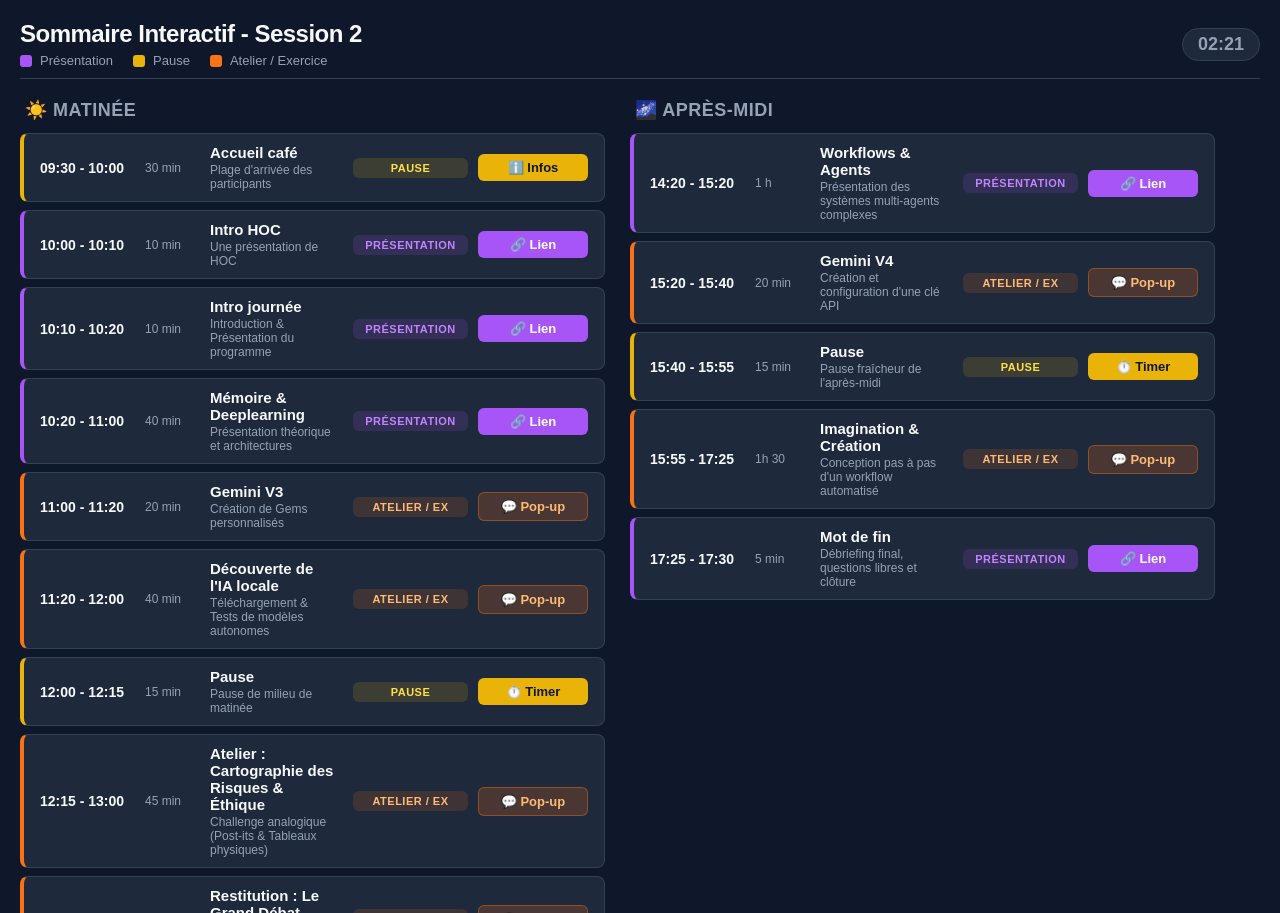
<file: documents/journees-formation/niv3&niv4/index.html>
<!DOCTYPE html>
<html lang="fr">
<head>
    <meta charset="UTF-8">
    <meta name="viewport" content="width=device-width, initial-scale=1.0">
    <title>Tableau de Bord - Formation IA Avancée</title>
    <style>
        :root {
            --bg-color: #0f172a;
            --card-bg: #1e293b;
            --text-color: #f8fafc;
            --text-muted: #94a3b8;
            --border-color: #334155;
            
            --presentation-color: #a855f7;
            --presentation-bg: rgba(168, 85, 247, 0.15);
            --pause-color: #eab308;
            --pause-bg: rgba(234, 179, 8, 0.15);
            --atelier-color: #f97316;
            --atelier-bg: rgba(249, 115, 22, 0.15);
        }

        * {
            box-sizing: border-box;
            margin: 0;
            padding: 0;
            font-family: -apple-system, BlinkMacSystemFont, "Segoe UI", Roboto, Helvetica, Arial, sans-serif;
        }

        body {
            background-color: var(--bg-color);
            color: var(--text-color);
            height: 100vh;
            display: flex;
            flex-direction: column;
            overflow: hidden;
            padding: 20px;
        }

        header {
            display: flex;
            justify-content: space-between;
            align-items: center;
            margin-bottom: 20px;
            padding-bottom: 10px;
            border-bottom: 1px solid var(--border-color);
            flex-shrink: 0;
        }

        h1 {
            font-size: 24px;
            font-weight: 700;
            letter-spacing: -0.5px;
        }

        .current-time {
            font-size: 18px;
            font-weight: 600;
            color: var(--text-muted);
            background: var(--card-bg);
            padding: 5px 15px;
            border-radius: 20px;
            border: 1px solid var(--border-color);
        }

        .legend {
            display: flex;
            gap: 20px;
            font-size: 13px;
        }

        .legend-item {
            display: flex;
            align-items: center;
            gap: 8px;
        }

        .legend-badge {
            width: 12px;
            height: 12px;
            border-radius: 3px;
        }

        /* 2-Column Layout */
        .columns-container {
            flex-grow: 1;
            display: table;
            width: 100%;
            table-layout: fixed;
            border-spacing: 20px 0;
            margin: 0 -20px;
        }

        .column-half {
            display: table-cell;
            vertical-align: top;
            height: 100%;
        }

        .column-title {
            font-size: 18px;
            font-weight: 700;
            color: var(--text-muted);
            margin-bottom: 12px;
            padding-left: 5px;
            letter-spacing: 0.5px;
            text-transform: uppercase;
        }

        .dashboard-container {
            display: flex;
            flex-direction: column;
            gap: 8px;
            height: calc(100vh - 120px);
            overflow-y: auto;
            padding-right: 5px;
        }

        /* Custom scrollbar to keep it clean */
        .dashboard-container::-webkit-scrollbar {
            width: 6px;
        }
        .dashboard-container::-webkit-scrollbar-track {
            background: var(--bg-color);
        }
        .dashboard-container::-webkit-scrollbar-thumb {
            background: var(--border-color);
            border-radius: 3px;
        }

        .row-item {
            display: flex;
            align-items: center;
            background: var(--card-bg);
            border: 1px solid var(--border-color);
            border-radius: 8px;
            padding: 10px 16px;
            transition: all 0.2s ease;
            position: relative;
        }

        .row-item:hover {
            transform: translateX(4px);
            border-color: #475569;
        }

        .time-col {
            width: 105px;
            font-weight: 700;
            font-size: 14px;
            color: var(--text-color);
            flex-shrink: 0;
        }

        .duration-col {
            width: 65px;
            font-size: 12px;
            color: var(--text-muted);
            flex-shrink: 0;
        }

        .title-col {
            flex-grow: 1;
            padding-right: 15px;
        }

        .main-title {
            font-weight: 600;
            font-size: 15px;
            margin-bottom: 2px;
        }

        .subtitle {
            font-size: 12px;
            color: var(--text-muted);
        }

        .type-col {
            width: 125px;
            flex-shrink: 0;
        }

        .badge {
            display: inline-block;
            padding: 4px 10px;
            border-radius: 6px;
            font-size: 11px;
            font-weight: 700;
            text-transform: uppercase;
            letter-spacing: 0.5px;
            text-align: center;
            width: 115px;
        }

        .action-col {
            width: 110px;
            text-align: right;
            flex-shrink: 0;
        }

        .btn {
            display: inline-flex;
            align-items: center;
            justify-content: center;
            gap: 6px;
            padding: 6px 12px;
            border-radius: 6px;
            font-size: 13px;
            font-weight: 600;
            cursor: pointer;
            transition: all 0.15s ease;
            border: none;
            text-decoration: none;
            width: 100%;
        }

        /* Color configurations */
        .presentation {
            border-left: 4px solid var(--presentation-color);
        }
        .presentation .badge {
            background: var(--presentation-bg);
            color: #c084fc;
        }
        .presentation .btn {
            background: var(--presentation-color);
            color: white;
        }
        .presentation .btn:hover {
            background: #9333ea;
        }

        .pause {
            border-left: 4px solid var(--pause-color);
        }
        .pause .badge {
            background: var(--pause-bg);
            color: #fde047;
        }
        .pause .btn {
            background: var(--pause-color);
            color: #0f172a;
        }
        .pause .btn:hover {
            background: #ca8a04;
        }

        .atelier {
            border-left: 4px solid var(--atelier-color);
        }
        .atelier .badge {
            background: var(--atelier-bg);
            color: #fdba74;
        }
        .atelier .btn {
            background: rgba(249, 115, 22, 0.2);
            color: #fdba74;
            border: 1px solid rgba(249, 115, 22, 0.4);
        }
        .atelier .btn:hover {
            background: rgba(249, 115, 22, 0.3);
        }

        /* Modal / Pop-up Styles */
        .modal-overlay {
            position: fixed;
            top: 0;
            left: 0;
            width: 100%;
            height: 100%;
            background: rgba(0, 0, 0, 0.7);
            backdrop-filter: blur(4px);
            display: none;
            justify-content: center;
            align-items: center;
            z-index: 1000;
        }

        .modal-box {
            background: #1e293b;
            border: 1px solid var(--border-color);
            border-radius: 12px;
            padding: 25px;
            width: 90%;
            max-width: 500px;
            box-shadow: 0 20px 25px -5px rgba(0, 0, 0, 0.5);
            position: relative;
            animation: modalScale 0.2s ease-out;
        }

        @keyframes modalScale {
            from { transform: scale(0.95); opacity: 0; }
            to { transform: scale(1); opacity: 1; }
        }

        .modal-title {
            font-size: 20px;
            margin-bottom: 15px;
            font-weight: 700;
            display: flex;
            align-items: center;
            gap: 10px;
        }

        .modal-body {
            font-size: 15px;
            line-height: 1.6;
            color: #cbd5e1;
            margin-bottom: 20px;
        }

        .modal-close {
            background: #334155;
            color: var(--text-color);
            border: none;
            padding: 8px 16px;
            border-radius: 6px;
            font-weight: 600;
            cursor: pointer;
            float: right;
        }

        .modal-close:hover {
            background: #475569;
        }
    </style>
</head>
<body>

    <header>
        <div>
            <h1>Sommaire Interactif - Session 2</h1>
            <div class="legend" style="margin-top: 5px;">
                <div class="legend-item">
                    <div class="legend-badge" style="background: var(--presentation-color)"></div>
                    <span style="color: var(--text-muted)">Présentation</span>
                </div>
                <div class="legend-item">
                    <div class="legend-badge" style="background: var(--pause-color)"></div>
                    <span style="color: var(--text-muted)">Pause</span>
                </div>
                <div class="legend-item">
                    <div class="legend-badge" style="background: var(--atelier-color)"></div>
                    <span style="color: var(--text-muted)">Atelier / Exercice</span>
                </div>
            </div>
        </div>
        <div class="current-time" id="clock">00:00</div>
    </header>

    <div class="columns-container">
        <!-- MATIN COLUMN -->
        <div class="column-half">
            <div class="column-title">☀️ Matinée</div>
            <div class="dashboard-container">
                <!-- 09:30 -->
                <div class="row-item pause">
                    <div class="time-col">09:30 - 10:00</div>
                    <div class="duration-col">30 min</div>
                    <div class="title-col">
                        <div class="main-title">Accueil café</div>
                        <div class="subtitle">Plage d'arrivée des participants</div>
                    </div>
                    <div class="type-col"><span class="badge">Pause</span></div>
                    <div class="action-col">
                        <button class="btn" onclick="openModal('Accueil café', 'Bienvenue ! Profitez de ce moment pour vous installer, prendre un café et échanger avant le lancement de la journée.')">ℹ️ Infos</button>
                    </div>
                </div>

                <!-- 10:00 -->
                <div class="row-item presentation">
                    <div class="time-col">10:00 - 10:10</div>
                    <div class="duration-col">10 min</div>
                    <div class="title-col">
                        <div class="main-title">Intro HOC</div>
                        <div class="subtitle">Une présentation de HOC</div>
                    </div>
                    <div class="type-col"><span class="badge">Présentation</span></div>
                    <div class="action-col">
                        <a href="#" class="btn">🔗 Lien</a>
                    </div>
                </div>

                <!-- 10:10 -->
                <div class="row-item presentation">
                    <div class="time-col">10:10 - 10:20</div>
                    <div class="duration-col">10 min</div>
                    <div class="title-col">
                        <div class="main-title">Intro journée</div>
                        <div class="subtitle">Introduction & Présentation du programme</div>
                    </div>
                    <div class="type-col"><span class="badge">Présentation</span></div>
                    <div class="action-col">
                        <a href="#" class="btn">🔗 Lien</a>
                    </div>
                </div>

                <!-- 10:20 -->
                <div class="row-item presentation">
                    <div class="time-col">10:20 - 11:00</div>
                    <div class="duration-col">40 min</div>
                    <div class="title-col">
                        <div class="main-title">Mémoire & Deeplearning</div>
                        <div class="subtitle">Présentation théorique et architectures</div>
                    </div>
                    <div class="type-col"><span class="badge">Présentation</span></div>
                    <div class="action-col">
                        <a href="#" class="btn">🔗 Lien</a>
                    </div>
                </div>

                <!-- 11:00 -->
                <div class="row-item atelier">
                    <div class="time-col">11:00 - 11:20</div>
                    <div class="duration-col">20 min</div>
                    <div class="title-col">
                        <div class="main-title">Gemini V3</div>
                        <div class="subtitle">Création de Gems personnalisés</div>
                    </div>
                    <div class="type-col"><span class="badge">Atelier / Ex</span></div>
                    <div class="action-col">
                        <button class="btn" onclick="openModal('Gemini V3 : Création de Gems', '<strong>Exercice pratique :</strong><br>Apprenez à structurer des instructions systèmes personnalisées (Gems) pour automatiser vos tâches récurrentes.')">💬 Pop-up</button>
                    </div>
                </div>

                <!-- 11:20 -->
                <div class="row-item atelier">
                    <div class="time-col">11:20 - 12:00</div>
                    <div class="duration-col">40 min</div>
                    <div class="title-col">
                        <div class="main-title">Découverte de l'IA locale</div>
                        <div class="subtitle">Téléchargement & Tests de modèles autonomes</div>
                    </div>
                    <div class="type-col"><span class="badge">Atelier / Ex</span></div>
                    <div class="action-col">
                        <button class="btn" onclick="openModal('IA Locale', '<strong>Exercice pratique :</strong><br>Manipulation de modèles en local. Analyse des avantages (confidentialité, coût) et limites matérielles.')">💬 Pop-up</button>
                    </div>
                </div>

                <!-- 12:00 -->
                <div class="row-item pause">
                    <div class="time-col">12:00 - 12:15</div>
                    <div class="duration-col">15 min</div>
                    <div class="title-col">
                        <div class="main-title">Pause</div>
                        <div class="subtitle">Pause de milieu de matinée</div>
                    </div>
                    <div class="type-col"><span class="badge">Pause</span></div>
                    <div class="action-col">
                        <button class="btn" onclick="openModal('Pause', 'Courte pause de déconnexion avant l'atelier physique de groupe !')">⏱️ Timer</button>
                    </div>
                </div>

                <!-- 12:15 -->
                <div class="row-item atelier">
                    <div class="time-col">12:15 - 13:00</div>
                    <div class="duration-col">45 min</div>
                    <div class="title-col">
                        <div class="main-title">Atelier : Cartographie des Risques & Éthique</div>
                        <div class="subtitle">Challenge analogique (Post-its & Tableaux physiques)</div>
                    </div>
                    <div class="type-col"><span class="badge">Atelier / Ex</span></div>
                    <div class="action-col">
                        <button class="btn" onclick="openModal('Atelier : Cartographie Éthique', '<strong>Activité de groupe (Hors écran) :</strong><br><br><strong>Consigne :</strong> Répartis par équipes autour de grands tableaux blancs, listez et catégorisez les risques éthiques et techniques liés au Deeplearning au sein de vos métiers à l'aide de Post-its de couleur.<br><br>💡 <em>Lâchez les claviers pour ce sprint de réflexion collective !</em>')">💬 Pop-up</button>
                    </div>
                </div>

                <!-- 13:00 -->
                <div class="row-item atelier">
                    <div class="time-col">13:00 - 13:20</div>
                    <div class="duration-col">20 min</div>
                    <div class="title-col">
                        <div class="main-title">Restitution : Le Grand Débat</div>
                        <div class="subtitle">Mise en commun orale des équipes</div>
                    </div>
                    <div class="type-col"><span class="badge">Atelier / Ex</span></div>
                    <div class="action-col">
                        <button class="btn" onclick="openModal('Restitution Débat', '<strong>Restitution collective :</strong><br>Chaque porte-parole d'équipe dispose de 3 minutes pour pitcher sa cartographie des risques devant le groupe.')">💬 Pop-up</button>
                    </div>
                </div>
            </div>
        </div>

        <!-- AFTERNOON COLUMN -->
        <div class="column-half">
            <div class="column-title">🌌 Après-midi</div>
            <div class="dashboard-container">
                <!-- 14:20 -->
                <div class="row-item presentation">
                    <div class="time-col">14:20 - 15:20</div>
                    <div class="duration-col">1 h</div>
                    <div class="title-col">
                        <div class="main-title">Workflows & Agents</div>
                        <div class="subtitle">Présentation des systèmes multi-agents complexes</div>
                    </div>
                    <div class="type-col"><span class="badge">Présentation</span></div>
                    <div class="action-col">
                        <a href="#" class="btn">🔗 Lien</a>
                    </div>
                </div>

                <!-- 15:20 -->
                <div class="row-item atelier">
                    <div class="time-col">15:20 - 15:40</div>
                    <div class="duration-col">20 min</div>
                    <div class="title-col">
                        <div class="main-title">Gemini V4</div>
                        <div class="subtitle">Création et configuration d'une clé API</div>
                    </div>
                    <div class="type-col"><span class="badge">Atelier / Ex</span></div>
                    <div class="action-col">
                        <button class="btn" onclick="openModal('Gemini V4', '<strong>Exercice pratique :</strong><br>Génération d'une clé d'accès API sécurisée pour préparer l'intégration dans des automatisations tierces.')">💬 Pop-up</button>
                    </div>
                </div>

                <!-- 15:40 -->
                <div class="row-item pause">
                    <div class="time-col">15:40 - 15:55</div>
                    <div class="duration-col">15 min</div>
                    <div class="title-col">
                        <div class="main-title">Pause</div>
                        <div class="subtitle">Pause fraîcheur de l'après-midi</div>
                    </div>
                    <div class="type-col"><span class="badge">Pause</span></div>
                    <div class="action-col">
                        <button class="btn" onclick="openModal('Pause', 'Profitez-en pour vous aérer avant le grand atelier de fin de journée !')">⏱️ Timer</button>
                    </div>
                </div>

                <!-- 15:55 -->
                <div class="row-item atelier">
                    <div class="time-col">15:55 - 17:25</div>
                    <div class="duration-col">1h 30</div>
                    <div class="title-col">
                        <div class="main-title">Imagination & Création</div>
                        <div class="subtitle">Conception pas à pas d'un workflow automatisé</div>
                    </div>
                    <div class="type-col"><span class="badge">Atelier / Ex</span></div>
                    <div class="action-col">
                        <button class="btn" onclick="openModal('Imagination & Création', '<strong>Grand Projet Final :</strong><br>Création complète de bout en bout d'un flux de travail automatisé associant plusieurs agents ou APIs pour répondre à un besoin métier concret.')">💬 Pop-up</button>
                    </div>
                </div>

                <!-- 17:25 -->
                <div class="row-item presentation">
                    <div class="time-col">17:25 - 17:30</div>
                    <div class="duration-col">5 min</div>
                    <div class="title-col">
                        <div class="main-title">Mot de fin</div>
                        <div class="subtitle">Débriefing final, questions libres et clôture</div>
                    </div>
                    <div class="type-col"><span class="badge">Présentation</span></div>
                    <div class="action-col">
                        <a href="#" class="btn">🔗 Lien</a>
                    </div>
                </div>
            </div>
        </div>
    </div>

    <!-- Modal Box -->
    <div class="modal-overlay" id="modalOverlay" onclick="closeModal()">
        <div class="modal-box" onclick="event.stopPropagation()">
            <div class="modal-title" id="modalTitle">Titre</div>
            <div class="modal-body" id="modalBody">Description</div>
            <button class="modal-close" onclick="closeModal()">Fermer</button>
        </div>
    </div>

    <script>
        // Real-time clock refresh for the presenter board
        function updateClock() {
            const now = new Date();
            const hours = String(now.getHours()).padStart(2, '0');
            const minutes = String(now.getMinutes()).padStart(2, '0');
            document.getElementById('clock').textContent = hours + ':' + minutes;
        }
        setInterval(updateClock, 1000);
        updateClock();

        // Modal triggers
        function openModal(title, bodyText) {
            document.getElementById('modalTitle').innerHTML = title;
            document.getElementById('modalBody').innerHTML = bodyText;
            document.getElementById('modalOverlay').style.display = 'flex';
        }

        function closeModal() {
            document.getElementById('modalOverlay').style.display = 'none';
        }
    </script>
</body>
</html>
</file>
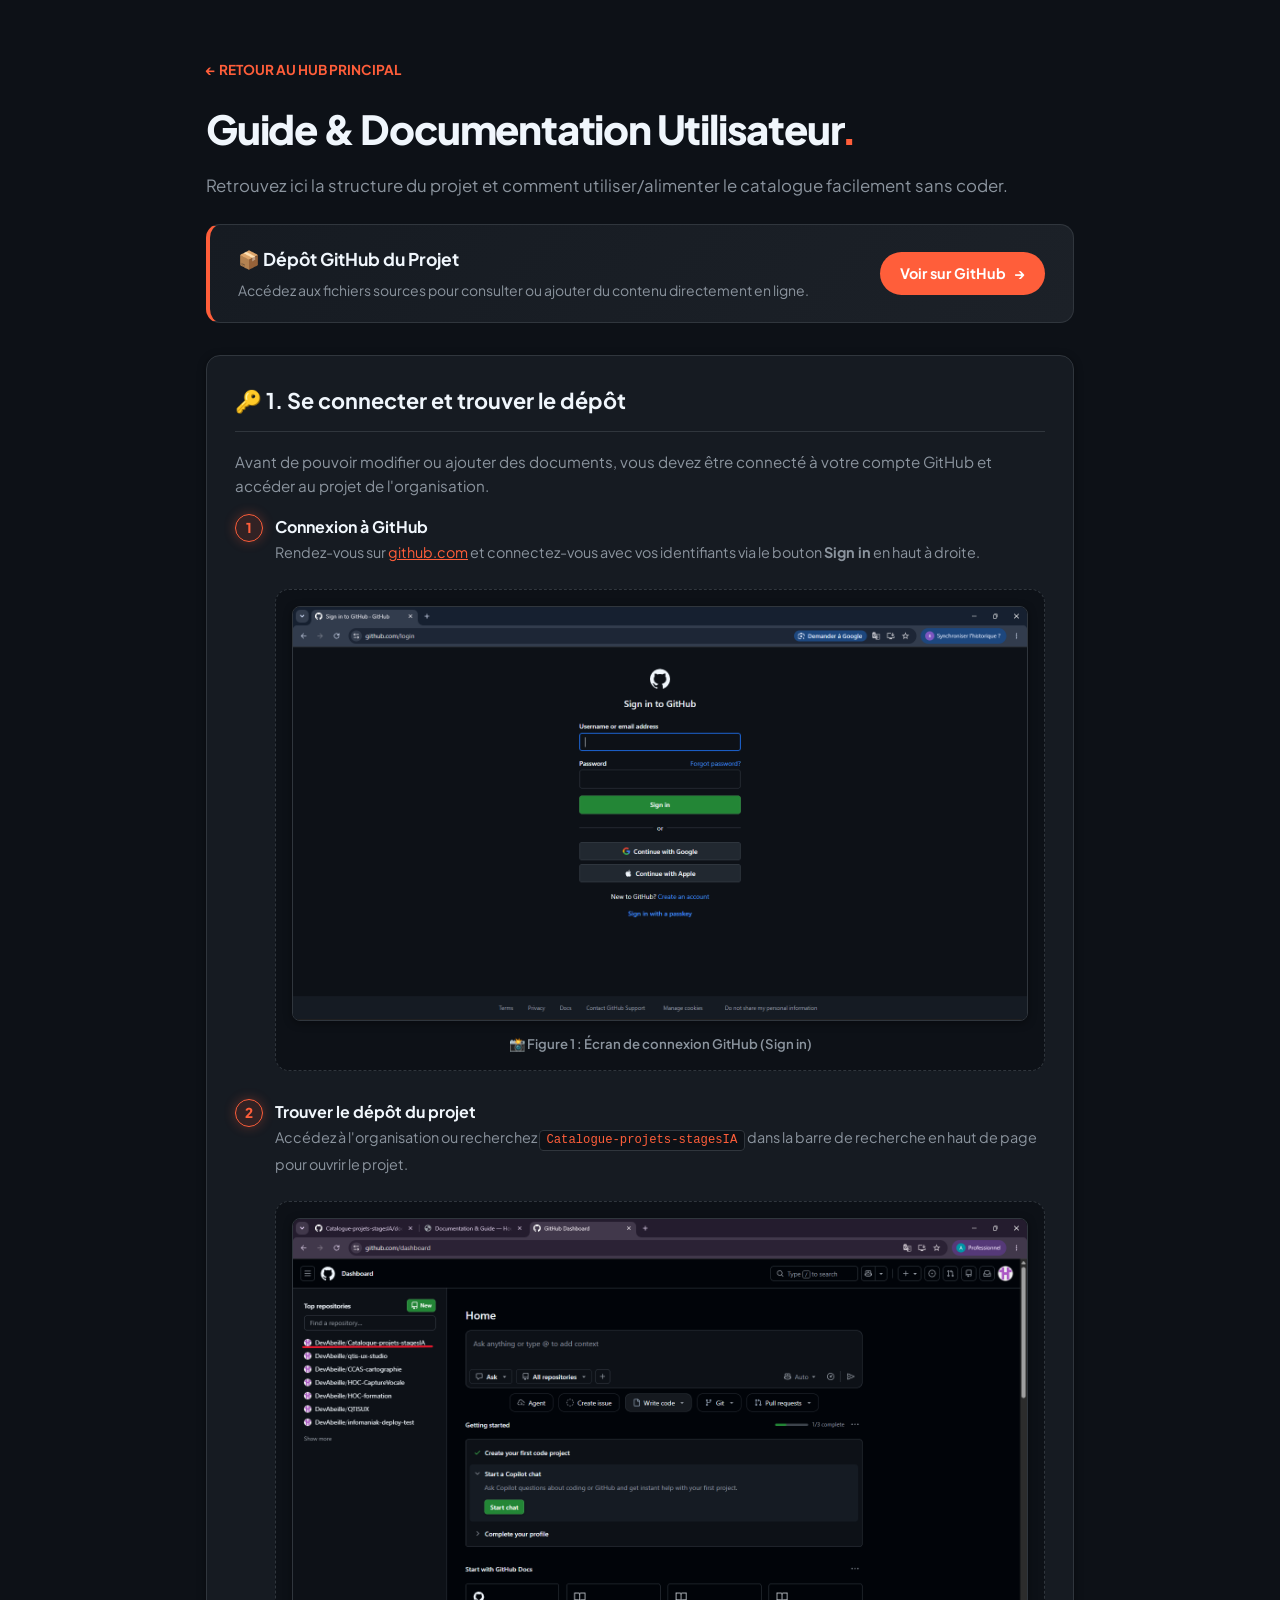
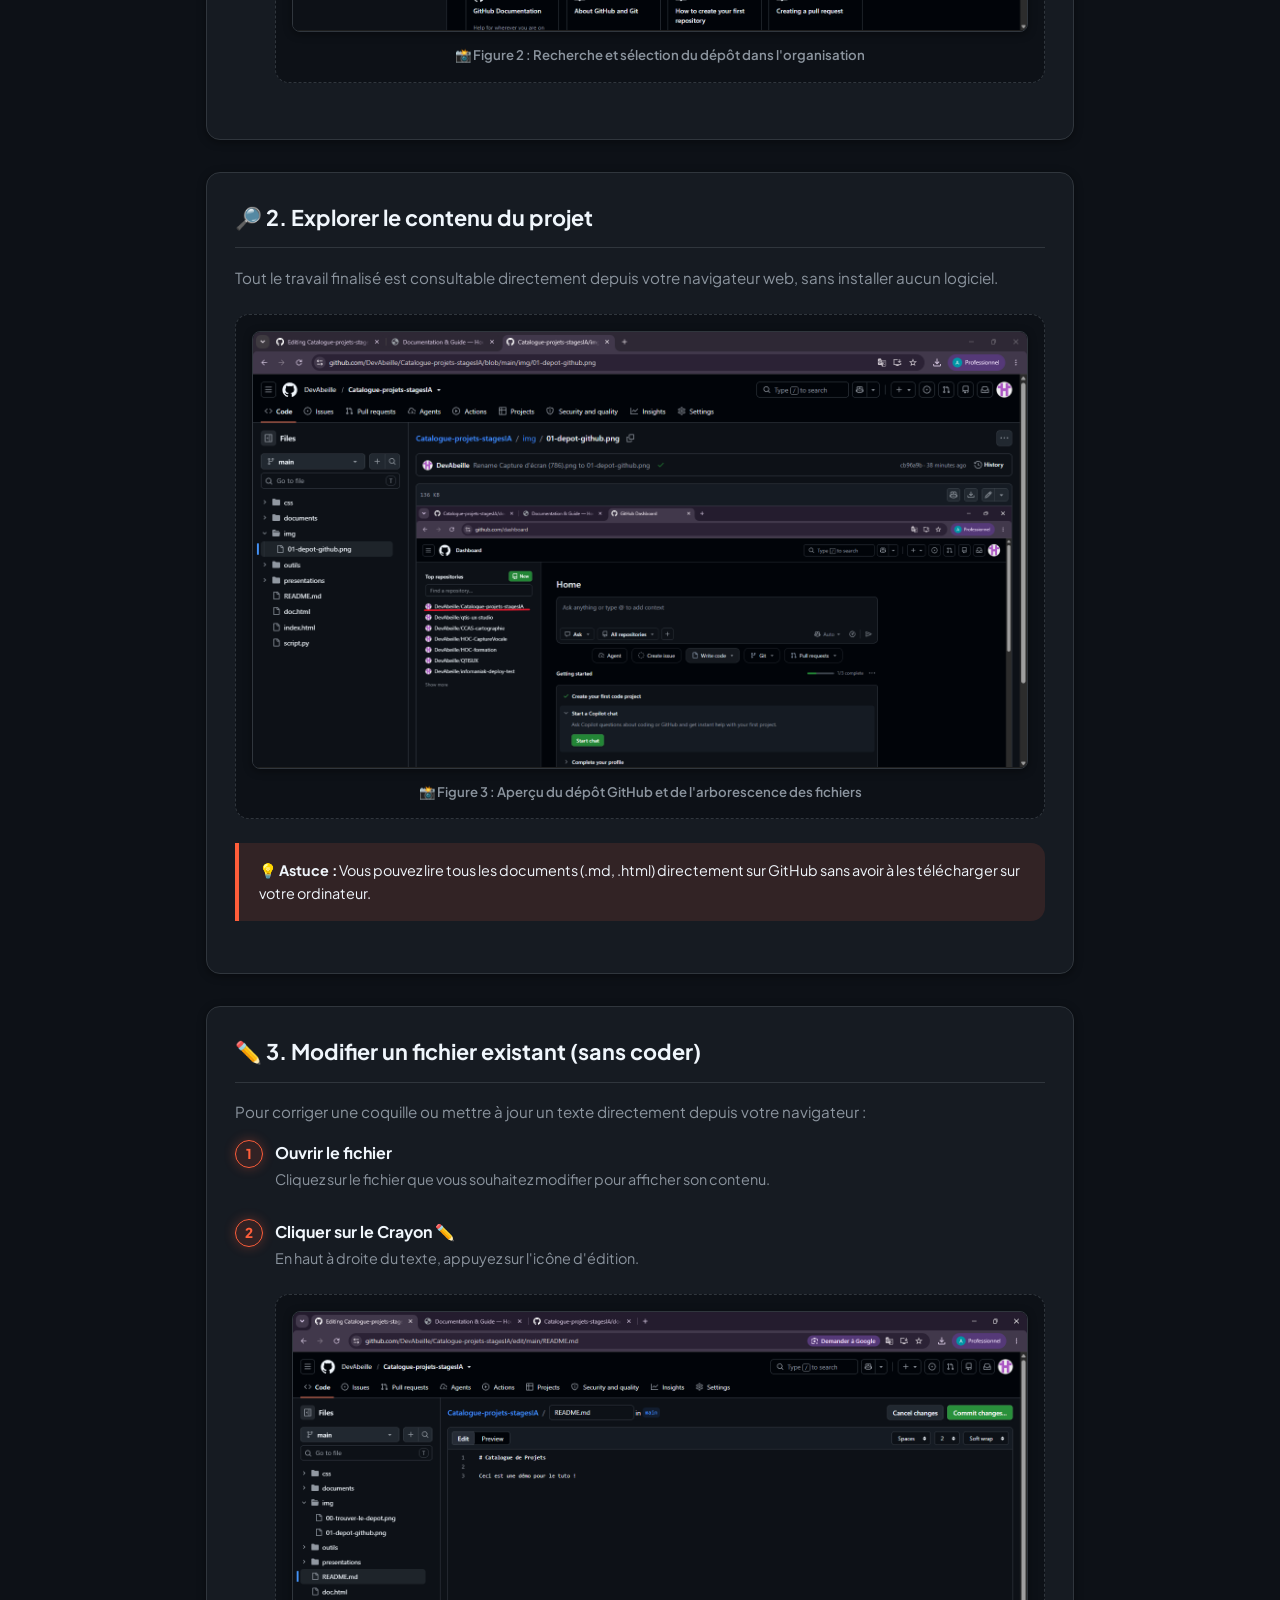
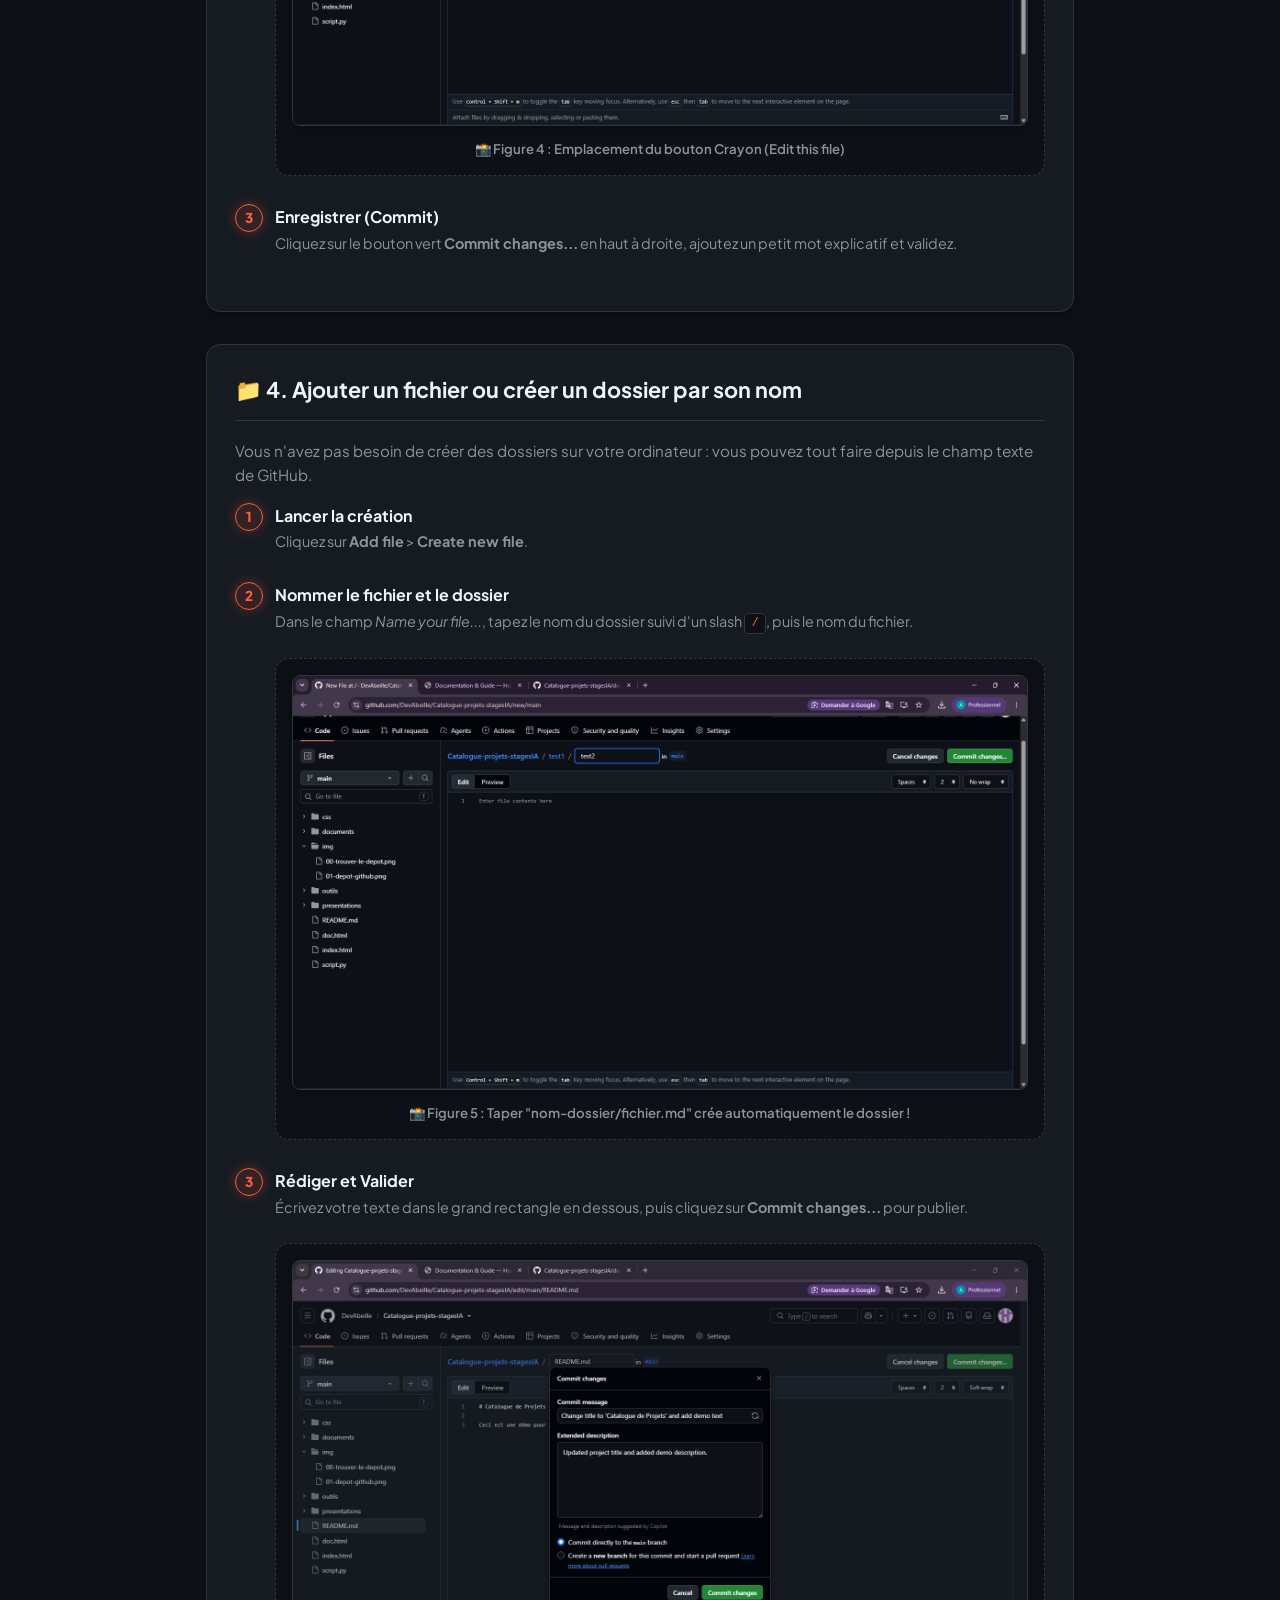
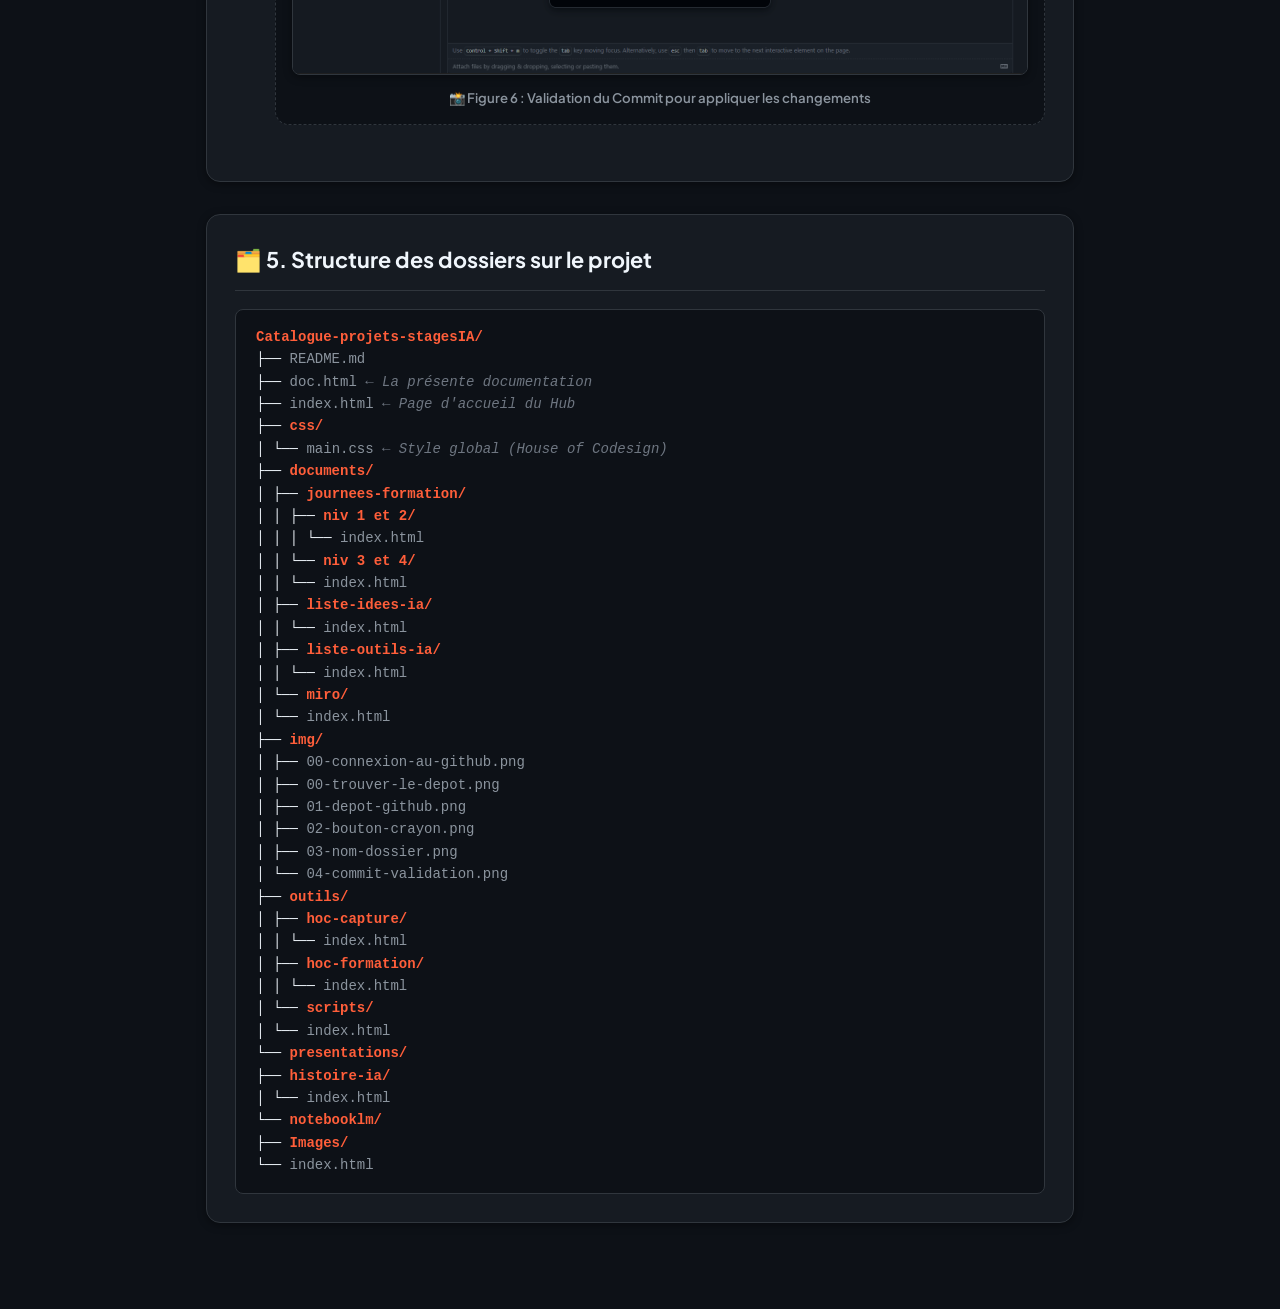
<file: doc.html>
<!DOCTYPE html>
<html lang="fr">
<head>
    <meta charset="UTF-8">
    <meta name="viewport" content="width=device-width, initial-scale=1.0">
    <title>Documentation & Guide — House of Codesign</title>
    
    <!-- Import du CSS centralisé HOC -->
    <link rel="stylesheet" href="css/main.css">
    
    <style>
        .doc-container {
            max-width: 900px;
            margin: 0 auto;
            padding: 2rem 1rem;
        }

        .doc-section {
            background: var(--card-bg);
            border: 1px solid var(--border-color);
            border-radius: var(--radius-lg);
            padding: 1.75rem;
            margin-bottom: 2rem;
            box-shadow: var(--shadow-sm);
        }

        .doc-section h2 {
            margin-top: 0;
            color: var(--text-primary);
            font-size: 1.35rem;
            display: flex;
            align-items: center;
            gap: 0.5rem;
            border-bottom: 1px solid var(--border-color);
            padding-bottom: 0.75rem;
        }

        /* --- STYLES DES FIGURES & IMAGES --- */
        .doc-figure {
            margin: 1.5rem 0;
            border: 1px dashed var(--border-color);
            background: var(--bg-color);
            border-radius: var(--radius-lg);
            padding: 1rem;
            text-align: center;
        }

        .doc-figure img {
            max-width: 100%;
            height: auto;
            border-radius: 8px;
            border: 1px solid var(--border-color);
            box-shadow: var(--shadow-sm);
            display: block;
            margin: 0 auto 0.75rem auto;
        }

        .doc-figure figcaption {
            font-size: 0.825rem;
            color: var(--text-secondary);
            font-weight: 600;
            display: flex;
            align-items: center;
            justify-content: center;
            gap: 0.4rem;
        }

        /* --- AUTRES COMPOSANTS --- */
        .file-tree {
            background: var(--bg-color);
            border: 1px solid var(--border-color);
            border-radius: 8px;
            padding: 1rem 1.25rem;
            font-family: 'Courier New', Courier, monospace;
            font-size: 0.875rem;
            color: var(--text-primary);
            line-height: 1.6;
            overflow-x: auto;
        }

        .file-tree .folder { color: var(--primary); font-weight: bold; }
        .file-tree .file { color: var(--text-secondary); }
        .file-tree .comment { color: var(--text-muted); font-style: italic; }

        .steps-list {
            list-style: none;
            padding: 0;
            margin: 0;
        }

        .steps-list li {
            position: relative;
            padding-left: 2.5rem;
            margin-bottom: 1.75rem;
        }

        .step-number {
            position: absolute;
            left: 0;
            top: 0;
            width: 1.75rem;
            height: 1.75rem;
            background: var(--primary-light);
            color: var(--primary);
            border: 1px solid var(--primary);
            border-radius: 50%;
            display: flex;
            align-items: center;
            justify-content: center;
            font-weight: 800;
            font-size: 0.85rem;
        }

        .code-inline {
            background: var(--bg-color);
            border: 1px solid var(--border-color);
            padding: 0.15rem 0.4rem;
            border-radius: 4px;
            font-family: monospace;
            font-size: 0.85em;
            color: var(--primary);
        }

        .callout-info {
            background: var(--primary-light);
            border-left: 4px solid var(--primary);
            padding: 1rem 1.25rem;
            border-radius: 0 var(--radius-lg) var(--radius-lg) 0;
            margin: 1.5rem 0;
            font-size: 0.9rem;
            color: var(--text-primary);
        }

        .github-banner {
            display: flex;
            align-items: center;
            justify-content: space-between;
            background: linear-gradient(135deg, var(--card-bg) 0%, var(--card-bg-hover) 100%);
            border: 1px solid var(--border-color);
            border-left: 4px solid var(--primary);
            border-radius: var(--radius-lg);
            padding: 1.25rem 1.75rem;
            margin-bottom: 2rem;
            flex-wrap: wrap;
            gap: 1rem;
        }

        .btn-github {
            display: inline-flex;
            align-items: center;
            gap: 0.5rem;
            background: var(--primary);
            color: #ffffff;
            padding: 0.6rem 1.25rem;
            border-radius: var(--radius-pill);
            text-decoration: none;
            font-weight: 700;
            font-size: 0.9rem;
            transition: var(--transition);
        }

        .btn-github:hover {
            background: var(--primary-hover);
            transform: translateY(-2px);
        }

        .btn-back {
            display: inline-flex;
            align-items: center;
            gap: 0.35rem;
            color: var(--primary);
            text-decoration: none;
            font-weight: 700;
            font-size: 0.85rem;
            margin-bottom: 1rem;
        }
    </style>

    <!-- Auto-Theme Script -->
    <script>
        (function() {
            const savedTheme = localStorage.getItem('theme');
            if (savedTheme === 'light') {
                document.documentElement.classList.add('light-theme');
            } else {
                document.documentElement.classList.remove('light-theme');
            }
        })();
    </script>
</head>
<body>

    <div class="doc-container">
        
        <a href="index.html" class="btn-back">&larr; RETOUR AU HUB PRINCIPAL</a>

        <div class="header" style="text-align: left; margin-bottom: 1.5rem;">
            <h1>Guide & Documentation Utilisateur</h1>
            <p>Retrouvez ici la structure du projet et comment utiliser/alimenter le catalogue facilement sans coder.</p>
        </div>

        <!-- BANNIÈRE GITHUB -->
        <div class="github-banner">
            <div>
                <strong style="font-size: 1.1rem; color: var(--text-primary); display: block; margin-bottom: 0.25rem;">
                    📦 Dépôt GitHub du Projet
                </strong>
                <span style="font-size: 0.875rem; color: var(--text-secondary);">
                    Accédez aux fichiers sources pour consulter ou ajouter du contenu directement en ligne.
                </span>
            </div>
            <a href="https://github.com/devabeille/Catalogue-projets-stagesIA" target="_blank" rel="noopener" class="btn-github">
                <span>Voir sur GitHub</span> &rarr;
            </a>
        </div>

        <!-- SECTION 0 : CONNEXION & RECHERCHE DU DÉPÔT -->
        <div class="doc-section">
            <h2>🔑 1. Se connecter et trouver le dépôt</h2>
            <p style="color: var(--text-secondary); font-size: 0.95rem;">
                Avant de pouvoir modifier ou ajouter des documents, vous devez être connecté à votre compte GitHub et accéder au projet de l'organisation.
            </p>

            <ul class="steps-list">
                <li>
                    <span class="step-number">1</span>
                    <strong style="color: var(--text-primary);">Connexion à GitHub</strong><br>
                    <span style="color: var(--text-secondary); font-size: 0.9rem;">
                        Rendez-vous sur <a href="https://github.com" target="_blank" style="color: var(--primary);">github.com</a> et connectez-vous avec vos identifiants via le bouton <strong>Sign in</strong> en haut à droite.
                    </span>

                    <figure class="doc-figure">
                        <!-- IMAGE 00-a -->
                        <img src="img/00-connexion-au-github.png" alt="Page de connexion à GitHub">
                        <figcaption>📸 Figure 1 : Écran de connexion GitHub (Sign in)</figcaption>
                    </figure>
                </li>

                <li>
                    <span class="step-number">2</span>
                    <strong style="color: var(--text-primary);">Trouver le dépôt du projet</strong><br>
                    <span style="color: var(--text-secondary); font-size: 0.9rem;">
                        Accédez à l'organisation ou recherchez <span class="code-inline">Catalogue-projets-stagesIA</span> dans la barre de recherche en haut de page pour ouvrir le projet.
                    </span>

                    <figure class="doc-figure">
                        <!-- IMAGE 00-b -->
                        <img src="img/00-trouver-le-depot.png" alt="Recherche et accès au dépôt sur GitHub">
                        <figcaption>📸 Figure 2 : Recherche et sélection du dépôt dans l'organisation</figcaption>
                    </figure>
                </li>
            </ul>
        </div>

        <!-- SECTION 1 : RETROUVER LE TRAVAIL -->
        <div class="doc-section">
            <h2>🔎 2. Explorer le contenu du projet</h2>
            <p style="color: var(--text-secondary); font-size: 0.95rem;">
                Tout le travail finalisé est consultable directement depuis votre navigateur web, sans installer aucun logiciel.
            </p>

            <figure class="doc-figure">
                <img src="img/01-depot-github.png" alt="Interface du dépôt GitHub devabeille">
                <figcaption>📸 Figure 3 : Aperçu du dépôt GitHub et de l'arborescence des fichiers</figcaption>
            </figure>

            <div class="callout-info">
                💡 <strong>Astuce :</strong> Vous pouvez lire tous les documents (.md, .html) directement sur GitHub sans avoir à les télécharger sur votre ordinateur.
            </div>
        </div>

        <!-- SECTION 2 : MODIFIER UN FICHIER -->
        <div class="doc-section">
            <h2>✏️ 3. Modifier un fichier existant (sans coder)</h2>
            <p style="color: var(--text-secondary); font-size: 0.95rem;">
                Pour corriger une coquille ou mettre à jour un texte directement depuis votre navigateur :
            </p>

            <ul class="steps-list">
                <li>
                    <span class="step-number">1</span>
                    <strong style="color: var(--text-primary);">Ouvrir le fichier</strong><br>
                    <span style="color: var(--text-secondary); font-size: 0.9rem;">
                        Cliquez sur le fichier que vous souhaitez modifier pour afficher son contenu.
                    </span>
                </li>

                <li>
                    <span class="step-number">2</span>
                    <strong style="color: var(--text-primary);">Cliquer sur le Crayon ✏️</strong><br>
                    <span style="color: var(--text-secondary); font-size: 0.9rem;">
                        En haut à droite du texte, appuyez sur l'icône d'édition.
                    </span>

                    <figure class="doc-figure">
                        <img src="img/02-bouton-crayon.png" alt="Bouton Crayon pour éditer sur GitHub">
                        <figcaption>📸 Figure 4 : Emplacement du bouton Crayon (Edit this file)</figcaption>
                    </figure>
                </li>

                <li>
                    <span class="step-number">3</span>
                    <strong style="color: var(--text-primary);">Enregistrer (Commit)</strong><br>
                    <span style="color: var(--text-secondary); font-size: 0.9rem;">
                        Cliquez sur le bouton vert <strong>Commit changes...</strong> en haut à droite, ajoutez un petit mot explicatif et validez.
                    </span>
                </li>
            </ul>
        </div>

        <!-- SECTION 3 : CRÉER FICHIER ET DOSSIER -->
        <div class="doc-section">
            <h2>📁 4. Ajouter un fichier ou créer un dossier par son nom</h2>
            <p style="color: var(--text-secondary); font-size: 0.95rem;">
                Vous n'avez pas besoin de créer des dossiers sur votre ordinateur : vous pouvez tout faire depuis le champ texte de GitHub.
            </p>

            <ul class="steps-list">
                <li>
                    <span class="step-number">1</span>
                    <strong style="color: var(--text-primary);">Lancer la création</strong><br>
                    <span style="color: var(--text-secondary); font-size: 0.9rem;">
                        Cliquez sur <strong>Add file</strong> &gt; <strong>Create new file</strong>.
                    </span>
                </li>

                <li>
                    <span class="step-number">2</span>
                    <strong style="color: var(--text-primary);">Nommer le fichier et le dossier</strong><br>
                    <span style="color: var(--text-secondary); font-size: 0.9rem;">
                        Dans le champ <i>Name your file...</i>, tapez le nom du dossier suivi d'un slash <span class="code-inline">/</span>, puis le nom du fichier.
                    </span>

                    <figure class="doc-figure">
                        <img src="img/03-nom-dossier.png" alt="Saisie de nom avec slash pour créer un dossier">
                        <figcaption>📸 Figure 5 : Taper "nom-dossier/fichier.md" crée automatiquement le dossier !</figcaption>
                    </figure>
                </li>

                <li>
                    <span class="step-number">3</span>
                    <strong style="color: var(--text-primary);">Rédiger et Valider</strong><br>
                    <span style="color: var(--text-secondary); font-size: 0.9rem;">
                        Écrivez votre texte dans le grand rectangle en dessous, puis cliquez sur <strong>Commit changes...</strong> pour publier.
                    </span>

                    <figure class="doc-figure">
                        <img src="img/04-commit-validation.png" alt="Fenêtre de confirmation de commit">
                        <figcaption>📸 Figure 6 : Validation du Commit pour appliquer les changements</figcaption>
                    </figure>
                </li>
            </ul>
        </div>

        <!-- ARBORESCENCE TECHNIQUE -->
        <div class="doc-section">
            <h2>🗂️ 5. Structure des dossiers sur le projet</h2>
            <div class="file-tree">
                <span class="folder">Catalogue-projets-stagesIA/</span><br>
                ├── <span class="file">README.md</span><br>
                ├── <span class="file">doc.html</span> <span class="comment">← La présente documentation</span><br>
                ├── <span class="file">index.html</span> <span class="comment">← Page d'accueil du Hub</span><br>
                ├── <span class="folder">css/</span><br>
                │   └── <span class="file">main.css</span> <span class="comment">← Style global (House of Codesign)</span><br>
                ├── <span class="folder">documents/</span><br>
                │   ├── <span class="folder">journees-formation/</span><br>
                │   │   ├── <span class="folder">niv 1 et 2/</span><br>
                │   │   │   └── <span class="file">index.html</span><br>
                │   │   └── <span class="folder">niv 3 et 4/</span><br>
                │   │       └── <span class="file">index.html</span><br>
                │   ├── <span class="folder">liste-idees-ia/</span><br>
                │   │   └── <span class="file">index.html</span><br>
                │   ├── <span class="folder">liste-outils-ia/</span><br>
                │   │   └── <span class="file">index.html</span><br>
                │   └── <span class="folder">miro/</span><br>
                │       └── <span class="file">index.html</span><br>
                ├── <span class="folder">img/</span><br>
                │   ├── <span class="file">00-connexion-au-github.png</span><br>
                │   ├── <span class="file">00-trouver-le-depot.png</span><br>
                │   ├── <span class="file">01-depot-github.png</span><br>
                │   ├── <span class="file">02-bouton-crayon.png</span><br>
                │   ├── <span class="file">03-nom-dossier.png</span><br>
                │   └── <span class="file">04-commit-validation.png</span><br>
                ├── <span class="folder">outils/</span><br>
                │   ├── <span class="folder">hoc-capture/</span><br>
                │   │   └── <span class="file">index.html</span><br>
                │   ├── <span class="folder">hoc-formation/</span><br>
                │   │   └── <span class="file">index.html</span><br>
                │   └── <span class="folder">scripts/</span><br>
                │       └── <span class="file">index.html</span><br>
                └── <span class="folder">presentations/</span><br>
                    ├── <span class="folder">histoire-ia/</span><br>
                    │   └── <span class="file">index.html</span><br>
                    └── <span class="folder">notebooklm/</span><br>
                        ├── <span class="folder">Images/</span><br>
                        └── <span class="file">index.html</span>
            </div>
        </div>

    </div>

</body>
</html>
</file>
<file: css/main.css>
/* ==========================================================================
   CHARTE GRAPHIQUE — HOUSE OF CODESIGN (HOC) & THÈMES
   ========================================================================== */

@import url('https://fonts.googleapis.com/css2?family=Plus+Jakarta+Sans:wght@400;500;600;700;800&display=swap');

:root {
  /* Couleurs de marque HOC */
  --primary: #ff5e3a;         /* Orange Vif / Accent HOC */
  --primary-hover: #ff785a;   /* Orange légèrement plus lumineux */
  --primary-light: rgba(255, 94, 58, 0.12); /* Halo orange translucide */

  /* ==========================================================================
     THÈME SOMBRE (PAR DÉFAUT)
     ========================================================================== */
  --bg-color: #0d1117;        /* Fond sombre signature */
  --card-bg: #161b22;         /* Cartes anthracite */
  --card-bg-hover: #1c2128;   /* Survol carte */
  --border-color: #30363d;     /* Bordures fines sombres */

  --text-primary: #f0f6fc;    /* Blanc/Gris clair pour les titres */
  --text-secondary: #8b949e;  /* Textes explicatifs */
  --text-muted: #6e7681;      /* Textes secondaires */

  /* --- BADGES (THÈME SOMBRE) --- */
  /* Cyan / Outils */
  --badge-outils-color: #38bdf8;
  --badge-outils-bg: rgba(56, 189, 248, 0.12);
  --badge-outils-border: rgba(56, 189, 248, 0.25);
  
  /* Violet / Présentations */
  --badge-pres-color: #c084fc;
  --badge-pres-bg: rgba(192, 132, 252, 0.12);
  --badge-pres-border: rgba(192, 132, 252, 0.25);
  
  /* Vert / Documents */
  --badge-docs-color: #4ade80;
  --badge-docs-bg: rgba(74, 222, 128, 0.12);
  --badge-docs-border: rgba(74, 222, 128, 0.25);

  /* Jaune / Pause */
  --badge-pause-color: #fde047;
  --badge-pause-bg: rgba(253, 224, 71, 0.12);
  --badge-pause-border: rgba(253, 224, 71, 0.25);

  /* Orange / Atelier & Exercices */
  --badge-atelier-color: #ff5e3a;
  --badge-atelier-bg: rgba(255, 94, 58, 0.12);
  --badge-atelier-border: rgba(255, 94, 58, 0.25);

  /* Puces Équipements : Fond NOIR sur carte sombre */
  --circle-bg: #0d1117;
  --circle-border: #30363d;
  --circle-text: #f0f6fc;

  /* Effets & Rayons */
  --radius-lg: 14px;
  --radius-pill: 9999px;
  
  --shadow-sm: 0 2px 8px rgba(0, 0, 0, 0.4);
  --shadow-hover: 0 12px 30px rgba(0, 0, 0, 0.6), 0 0 20px rgba(255, 94, 58, 0.15);
  --transition: all 0.25s cubic-bezier(0.16, 1, 0.3, 1);
}

/* ==========================================================================
   THÈME CLAIR (S'active avec la classe .light-theme sur html ou body)
   ========================================================================== */
.light-theme, :root.light-theme {
  --bg-color: #f8fafc;        /* Fond de page blanc/gris très doux */
  --card-bg: #ffffff;         /* Fond des cartes blanc pur */
  --card-bg-hover: #f1f5f9;   /* Survol carte clair */
  --border-color: #e2e8f0;     /* Bordures légères */

  --text-primary: #0f172a;    /* Texte sombre */
  --text-secondary: #475569;  /* Texte secondaire */
  --text-muted: #64748b;      /* Textes discrets */

  /* Puces Équipements : Fond BLANC sur carte claire */
  --circle-bg: #ffffff;
  --circle-border: #cbd5e1;
  --circle-text: #0f172a;

  /* --- BADGES (THÈME CLAIR — Teintes renforcées pour un super contraste) --- */
  /* Cyan / Outils */
  --badge-outils-color: #0284c7;
  --badge-outils-bg: rgba(56, 189, 248, 0.18);
  --badge-outils-border: rgba(56, 189, 248, 0.35);

  /* Violet / Présentations */
  --badge-pres-color: #7e22ce;
  --badge-pres-bg: rgba(192, 132, 252, 0.18);
  --badge-pres-border: rgba(192, 132, 252, 0.35);

  /* Vert / Documents */
  --badge-docs-color: #15803d;
  --badge-docs-bg: rgba(74, 222, 128, 0.18);
  --badge-docs-border: rgba(74, 222, 128, 0.35);

  /* Jaune / Pause (Ambré) */
  --badge-pause-color: #a16207;
  --badge-pause-bg: rgba(234, 179, 8, 0.18);
  --badge-pause-border: rgba(234, 179, 8, 0.35);

  /* Orange / Atelier & Exercices (Corail foncé) */
  --badge-atelier-color: #c2410c;
  --badge-atelier-bg: rgba(255, 94, 58, 0.18);
  --badge-atelier-border: rgba(255, 94, 58, 0.35);

  --shadow-sm: 0 1px 3px rgba(0, 0, 0, 0.05), 0 1px 2px rgba(0, 0, 0, 0.1);
  --shadow-hover: 0 10px 25px -5px rgba(0, 0, 0, 0.08), 0 8px 10px -6px rgba(0, 0, 0, 0.04);
}

/* Réinitialisation de base */
*, *::before, *::after {
  box-sizing: border-box;
}

body {
  font-family: 'Plus Jakarta Sans', -apple-system, BlinkMacSystemFont, "Segoe UI", Roboto, sans-serif;
  background-color: var(--bg-color);
  color: var(--text-primary);
  margin: 0;
  padding: 1.5rem;
  line-height: 1.6;
  -webkit-font-smoothing: antialiased;
  transition: background-color 0.3s ease, color 0.3s ease;
}

.container {
  max-width: 1040px;
  margin: 0 auto;
}

/* ==========================================================================
   Header / En-tête Global
   ========================================================================== */
header, .header {
  margin-bottom: 2.5rem;
  text-align: center;
}

header h1, .header h1 {
  font-size: 2.5rem;
  font-weight: 800;
  margin: 0 0 0.75rem 0;
  color: var(--text-primary);
  letter-spacing: -0.03em;
}

header h1::after, .header h1::after {
  content: '.';
  color: var(--primary);
}

header p, .header p {
  color: var(--text-secondary);
  font-size: 1.05rem;
  margin: 0 0 1.5rem 0;
}

/* Barre d'onglets (Tabs & View Switcher) */
.tabs, .view-switcher {
  display: inline-flex;
  background: var(--card-bg);
  padding: 0.35rem;
  border-radius: var(--radius-pill);
  border: 1px solid var(--border-color);
  gap: 0.3rem;
  justify-content: center;
  transition: var(--transition);
}

.tab-btn, .switch-btn {
  border: none;
  background: transparent;
  padding: 0.6rem 1.4rem;
  font-family: inherit;
  font-size: 0.9rem;
  font-weight: 600;
  color: var(--text-secondary);
  border-radius: var(--radius-pill);
  cursor: pointer;
  transition: var(--transition);
}

.tab-btn:hover, .switch-btn:hover {
  color: var(--text-primary);
}

.tab-btn.active, .switch-btn.active {
  background: var(--primary);
  color: #ffffff;
  box-shadow: 0 2px 10px rgba(255, 94, 58, 0.3);
}

/* ==========================================================================
   HEADER DASHBOARD & LÉGENDE
   ========================================================================== */
.dashboard-header {
  display: flex;
  justify-content: space-between;
  align-items: center;
  margin-bottom: 1rem;
  padding-bottom: 0.75rem;
  border-bottom: 1px solid var(--border-color);
  flex-shrink: 0;
}

.dashboard-header h1 {
  font-size: 1.5rem;
  font-weight: 800;
  color: var(--text-primary);
  letter-spacing: -0.02em;
  margin: 0;
}

.dashboard-header h1::after {
  content: '.';
  color: var(--primary);
}

.current-time {
  font-size: 1.1rem;
  font-weight: 700;
  color: var(--text-primary);
  background: var(--card-bg);
  padding: 0.35rem 1rem;
  border-radius: var(--radius-pill);
  border: 1px solid var(--border-color);
  font-variant-numeric: tabular-nums;
}

.legend {
  display: flex;
  gap: 1.25rem;
  font-size: 0.8rem;
  font-weight: 600;
  flex-wrap: wrap;
}

.legend-item {
  display: flex;
  align-items: center;
  gap: 0.5rem;
  color: var(--text-secondary);
}

.legend-badge {
  width: 10px;
  height: 10px;
  border-radius: 3px;
}

.mobile-quick-nav {
  display: none;
  gap: 0.5rem;
  margin-top: 0.75rem;
}

.quick-nav-btn {
  display: inline-flex;
  align-items: center;
  gap: 0.35rem;
  padding: 0.35rem 0.75rem;
  border-radius: var(--radius-pill);
  background: var(--card-bg);
  border: 1px solid var(--border-color);
  color: var(--text-primary);
  font-size: 0.8rem;
  font-weight: 700;
  text-decoration: none;
  transition: var(--transition);
}

.quick-nav-btn:hover {
  border-color: var(--primary);
  color: var(--primary);
}

/* ==========================================================================
   Grille & Cartes Globales
   ========================================================================== */
.grid {
  display: grid;
  grid-template-columns: repeat(auto-fill, minmax(300px, 1fr));
  gap: 1.5rem;
}

.card {
  background: var(--card-bg);
  border: 1px solid var(--border-color);
  border-radius: var(--radius-lg);
  padding: 1.5rem;
  text-decoration: none;
  color: inherit;
  box-shadow: var(--shadow-sm);
  display: flex;
  flex-direction: column;
  justify-content: space-between;
  transition: var(--transition);
  position: relative;
  overflow: hidden;
}

.card:hover {
  transform: translateY(-4px);
  background-color: var(--card-bg-hover);
  box-shadow: var(--shadow-hover);
  border-color: rgba(255, 94, 58, 0.4);
}

.card-header {
  display: flex;
  align-items: center;
  justify-content: space-between;
  margin-bottom: 1rem;
}

.card-body h3, .card h3 {
  margin: 0 0 0.5rem 0;
  font-size: 1.15rem;
  font-weight: 700;
  color: var(--text-primary);
  transition: var(--transition);
}

.card:hover .card-body h3, .card:hover h3 {
  color: var(--primary);
}

.card-body p, .card p {
  margin: 0;
  font-size: 0.9rem;
  color: var(--text-secondary);
  line-height: 1.55;
}

.card-footer {
  margin-top: 1.5rem;
  padding-top: 0.85rem;
  border-top: 1px solid var(--border-color);
  display: flex;
  align-items: center;
  justify-content: space-between;
  font-size: 0.825rem;
  color: var(--text-muted);
  font-weight: 500;
}

.card-link-text {
  font-weight: 700;
  color: var(--primary);
  display: flex;
  align-items: center;
  gap: 0.25rem;
  transition: var(--transition);
}

.card:hover .card-link-text {
  transform: translateX(4px);
  color: var(--primary-hover);
}

/* ==========================================================================
   DISPOSITION LIGNES DU DASHBOARD (ROW-ITEM)
   ========================================================================== */
.row-item {
  display: flex;
  align-items: center;
  background: var(--card-bg);
  border: 1px solid var(--border-color);
  border-radius: var(--radius-lg);
  padding: 0.75rem 1rem;
  transition: var(--transition);
  position: relative;
  flex-shrink: 0;
}

.row-item:hover {
  transform: translateX(4px);
  background-color: var(--card-bg-hover);
  border-color: rgba(255, 94, 58, 0.3);
}

.time-col {
  width: 110px;
  font-weight: 700;
  font-size: 0.875rem;
  color: var(--text-primary);
  flex-shrink: 0;
}

.duration-col {
  width: 60px;
  font-size: 0.775rem;
  color: var(--text-muted);
  flex-shrink: 0;
  font-weight: 500;
}

.title-col {
  flex-grow: 1;
  padding-right: 1rem;
}

.main-title {
  font-weight: 700;
  font-size: 0.95rem;
  color: var(--text-primary);
  margin-bottom: 0.15rem;
}

.subtitle {
  font-size: 0.775rem;
  color: var(--text-secondary);
}

.type-col {
  width: 120px;
  flex-shrink: 0;
  text-align: center;
}

.action-col {
  width: 100px;
  text-align: right;
  flex-shrink: 0;
}

.column-title {
  font-size: 1.05rem;
  font-weight: 800;
  color: var(--text-primary);
  margin-bottom: 0.75rem;
  padding-left: 0.25rem;
  letter-spacing: 0.05em;
  text-transform: uppercase;
  flex-shrink: 0;
  scroll-margin-top: 1rem;
}

/* Custom Scrollbar */
.dashboard-container::-webkit-scrollbar {
  width: 6px;
}
.dashboard-container::-webkit-scrollbar-track {
  background: transparent;
}
.dashboard-container::-webkit-scrollbar-thumb {
  background: var(--border-color);
  border-radius: 9999px;
}
.dashboard-container::-webkit-scrollbar-thumb:hover {
  background: var(--primary);
}

/* ==========================================================================
   BADGES & BOUTONS
   ========================================================================== */
.badge, .badge-dash {
  font-size: 0.725rem;
  font-weight: 800;
  padding: 0.3rem 0.75rem;
  border-radius: var(--radius-pill);
  text-transform: uppercase;
  letter-spacing: 0.05em;
  display: inline-block;
  transition: var(--transition);
}

.badge-dash {
  font-size: 0.675rem;
  padding: 0.25rem 0.6rem;
  width: 100px;
  text-align: center;
}

.btn-dash {
  display: inline-flex;
  align-items: center;
  justify-content: center;
  gap: 0.35rem;
  padding: 0.4rem 0.75rem;
  border-radius: 8px;
  font-size: 0.8rem;
  font-weight: 700;
  cursor: pointer;
  transition: var(--transition);
  border: none;
  text-decoration: none;
  width: 100%;
}

/* Outils (Cyan) */
.badge-outils {
  color: var(--badge-outils-color);
  background: var(--badge-outils-bg);
  border: 1px solid var(--badge-outils-border);
}

/* Documents (Vert) */
.badge-documents {
  color: var(--badge-docs-color);
  background: var(--badge-docs-bg);
  border: 1px solid var(--badge-docs-border);
}

/* Présentations (Violet) */
.presentation {
  border-left: 3px solid var(--badge-pres-color);
}
.badge-presentations,
.presentation .badge-dash,
.presentation .btn-dash {
  color: var(--badge-pres-color);
  background: var(--badge-pres-bg);
  border: 1px solid var(--badge-pres-border);
}
.presentation .btn-dash:hover {
  background: var(--badge-pres-color);
  color: #ffffff;
}

/* Pause (Jaune) */
.pause {
  border-left: 3px solid var(--badge-pause-color);
}
.badge-pause,
.badge-yellow,
.pause .badge-dash,
.pause .btn-dash {
  color: var(--badge-pause-color);
  background: var(--badge-pause-bg);
  border: 1px solid var(--badge-pause-border);
}
.pause .btn-dash:hover {
  background: var(--badge-pause-color);
  color: #ffffff;
}

/* Atelier / Exercice (Orange) */
.atelier {
  border-left: 3px solid var(--badge-atelier-color);
}
.badge-atelier,
.badge-orange,
.atelier .badge-dash,
.atelier .btn-dash {
  color: var(--badge-atelier-color);
  background: var(--badge-atelier-bg);
  border: 1px solid var(--badge-atelier-border);
}
.atelier .btn-dash:hover {
  background: var(--badge-atelier-color);
  color: #ffffff;
}

/* ==========================================================================
   Indicateurs de Périphériques (Disques Dynamiques)
   ========================================================================== */
.device-indicators {
  display: flex;
  align-items: center;
  gap: 0.35rem;
}

.status-circle {
  display: inline-flex;
  align-items: center;
  justify-content: center;
  width: 28px;
  height: 28px;
  border-radius: 50%;
  font-size: 0.85rem;
  line-height: 1;
  flex-shrink: 0;
  background-color: var(--circle-bg);
  border: 1px solid var(--circle-border);
  color: var(--circle-text);
  box-shadow: 0 2px 4px rgba(0, 0, 0, 0.15);
  transition: var(--transition);
}

.card:hover .status-circle {
  transform: scale(1.05);
}

/* ==========================================================================
   MODALE POP-UP (DASHBOARD)
   ========================================================================== */
.modal-overlay {
  position: fixed;
  top: 0;
  left: 0;
  width: 100%;
  height: 100%;
  background: rgba(13, 17, 23, 0.85);
  backdrop-filter: blur(6px);
  display: none;
  justify-content: center;
  align-items: center;
  z-index: 1000;
}

.modal-box {
  background: var(--card-bg);
  border: 1px solid var(--border-color);
  border-radius: var(--radius-lg);
  padding: 1.75rem;
  width: 90%;
  max-width: 500px;
  box-shadow: var(--shadow-hover);
  position: relative;
  animation: modalScale 0.2s cubic-bezier(0.16, 1, 0.3, 1);
}

@keyframes modalScale {
  from { transform: scale(0.95); opacity: 0; }
  to { transform: scale(1); opacity: 1; }
}

.modal-title {
  font-size: 1.25rem;
  margin-bottom: 1rem;
  font-weight: 800;
  color: var(--text-primary);
  display: flex;
  align-items: center;
  gap: 0.5rem;
}

.modal-body {
  font-size: 0.95rem;
  line-height: 1.6;
  color: var(--text-secondary);
  margin-bottom: 1.5rem;
}

.modal-close {
  background: var(--primary);
  color: white;
  border: none;
  padding: 0.5rem 1.25rem;
  border-radius: 8px;
  font-weight: 700;
  cursor: pointer;
  float: right;
  transition: var(--transition);
}

.modal-close:hover {
  background: var(--primary-hover);
}

/* ==========================================================================
   STYLES SPÉCIFIQUES - PAGES PIPELINE & DOCUMENTATION
   ========================================================================== */
.header-nav {
  display: flex;
  justify-content: flex-start;
  align-items: center;
  margin-bottom: 2rem;
}

.back-link {
  display: inline-flex;
  align-items: center;
  gap: 0.5rem;
  color: var(--text-muted, #94a3b8);
  text-decoration: none;
  font-size: 0.85rem;
  font-weight: 700;
  letter-spacing: 0.03em;
  background-color: var(--card-bg, #161b22);
  padding: 0.52rem 1.25rem;
  border-radius: var(--radius-pill, 50px);
  border: 1px solid var(--border-color, rgba(255, 255, 255, 0.08));
  transition: var(--transition, all 0.2s ease);
}

.back-link:hover {
  background-color: var(--card-bg-hover, #1f242d);
  color: var(--text-primary, #ffffff);
  border-color: rgba(255, 255, 255, 0.2);
  transform: translateY(-2px);
}

.pipeline-step {
  background: var(--card-bg, #161b22);
  border: 1px solid var(--border-color, rgba(255, 255, 255, 0.08));
  border-radius: var(--radius-lg, 16px);
  padding: 1.75rem;
  margin-bottom: 1.5rem;
  box-shadow: var(--shadow-sm, 0 4px 6px -1px rgba(0, 0, 0, 0.3));
  transition: var(--transition, all 0.2s ease);
}

.pipeline-step:hover {
  border-color: rgba(255, 94, 58, 0.3);
}

.pipeline-intro {
  background: rgba(255, 94, 58, 0.05);
  border: 1px solid rgba(255, 94, 58, 0.2);
  border-left: 4px solid var(--primary, #FF5E3A);
}

.pipeline-intro h2 {
  color: var(--primary, #FF5E3A);
  font-size: 1.2rem;
  margin-top: 0;
  margin-bottom: 0.75rem;
  font-weight: 700;
}

.pipeline-intro p {
  color: var(--text-secondary, #cbd5e1);
  margin: 0;
  line-height: 1.6;
}

.step-header {
  display: flex;
  align-items: center;
  gap: 1rem;
  margin-bottom: 1.2rem;
}

.step-number {
  background: var(--primary, #FF5E3A);
  color: #ffffff;
  font-weight: 800;
  width: 38px;
  height: 38px;
  border-radius: 50%;
  display: flex;
  align-items: center;
  justify-content: center;
  font-size: 1.1rem;
  flex-shrink: 0;
  box-shadow: 0 0 12px rgba(255, 94, 58, 0.3);
}

.step-title {
  margin: 0;
  font-size: 1.3rem;
  font-weight: 700;
  color: var(--text-primary, #ffffff);
}

.pipeline-step p {
  color: var(--text-secondary, #cbd5e1);
  line-height: 1.6;
  margin-bottom: 1rem;
}

.pipeline-step ul {
  color: var(--text-secondary, #cbd5e1);
  padding-left: 1.2rem;
  margin-bottom: 1.5rem;
}

.pipeline-step li {
  margin-bottom: 0.5rem;
  line-height: 1.5;
}

.pipeline-step strong {
  color: var(--text-primary, #ffffff);
}

.pipeline-step code {
  background: rgba(255, 255, 255, 0.08);
  color: #38bdf8;
  padding: 0.2rem 0.4rem;
  border-radius: 4px;
  font-family: monospace;
  font-size: 0.9em;
}

.links-block {
  margin-top: 1.2rem;
  padding-top: 1.2rem;
  border-top: 1px dashed var(--border-color, rgba(255, 255, 255, 0.1));
  display: flex;
  flex-wrap: wrap;
  gap: 1rem;
}

.btn-link {
  display: inline-flex;
  align-items: center;
  gap: 0.6rem;
  padding: 0.6rem 1.2rem;
  border-radius: var(--radius-pill, 50px);
  font-size: 0.85rem;
  font-weight: 700;
  text-decoration: none;
  transition: var(--transition, all 0.2s ease);
  border: 1px solid transparent;
}

.btn-target {
  background-color: rgba(56, 189, 248, 0.1);
  color: #38bdf8;
  border-color: rgba(56, 189, 248, 0.25);
}

.btn-target:hover {
  background-color: rgba(56, 189, 248, 0.2);
  border-color: #38bdf8;
  transform: translateY(-2px);
}

/* ==========================================================================
   RESPONSIVE MOBILE
   ========================================================================== */
@media (max-width: 768px) {
  body {
    padding: 1rem;
  }

  .dashboard-header {
    flex-direction: column;
    align-items: flex-start;
    gap: 0.75rem;
  }

  .dashboard-header h1 {
    font-size: 1.25rem;
  }

  .current-time {
    align-self: flex-start;
  }

  .mobile-quick-nav {
    display: flex;
  }

  .column-aprem {
    border-top: 1px dashed var(--border-color);
    padding-top: 1.5rem;
  }

  .row-item {
    flex-wrap: wrap;
    gap: 0.5rem;
    padding: 0.85rem;
  }

  .time-col {
    width: auto;
    font-size: 0.8rem;
  }

  .duration-col {
    width: auto;
    margin-right: auto;
    font-size: 0.75rem;
  }

  .type-col {
    width: auto;
  }

  .badge-dash {
    width: auto;
    padding: 0.2rem 0.5rem;
  }

  .title-col {
    width: 100%;
    padding-right: 0;
    margin-top: 0.25rem;
    margin-bottom: 0.5rem;
  }

  .action-col {
    width: 100%;
    text-align: left;
  }

  .btn-dash {
    padding: 0.5rem;
  }

  .modal-box {
    padding: 1.25rem;
  }
}
</file>
